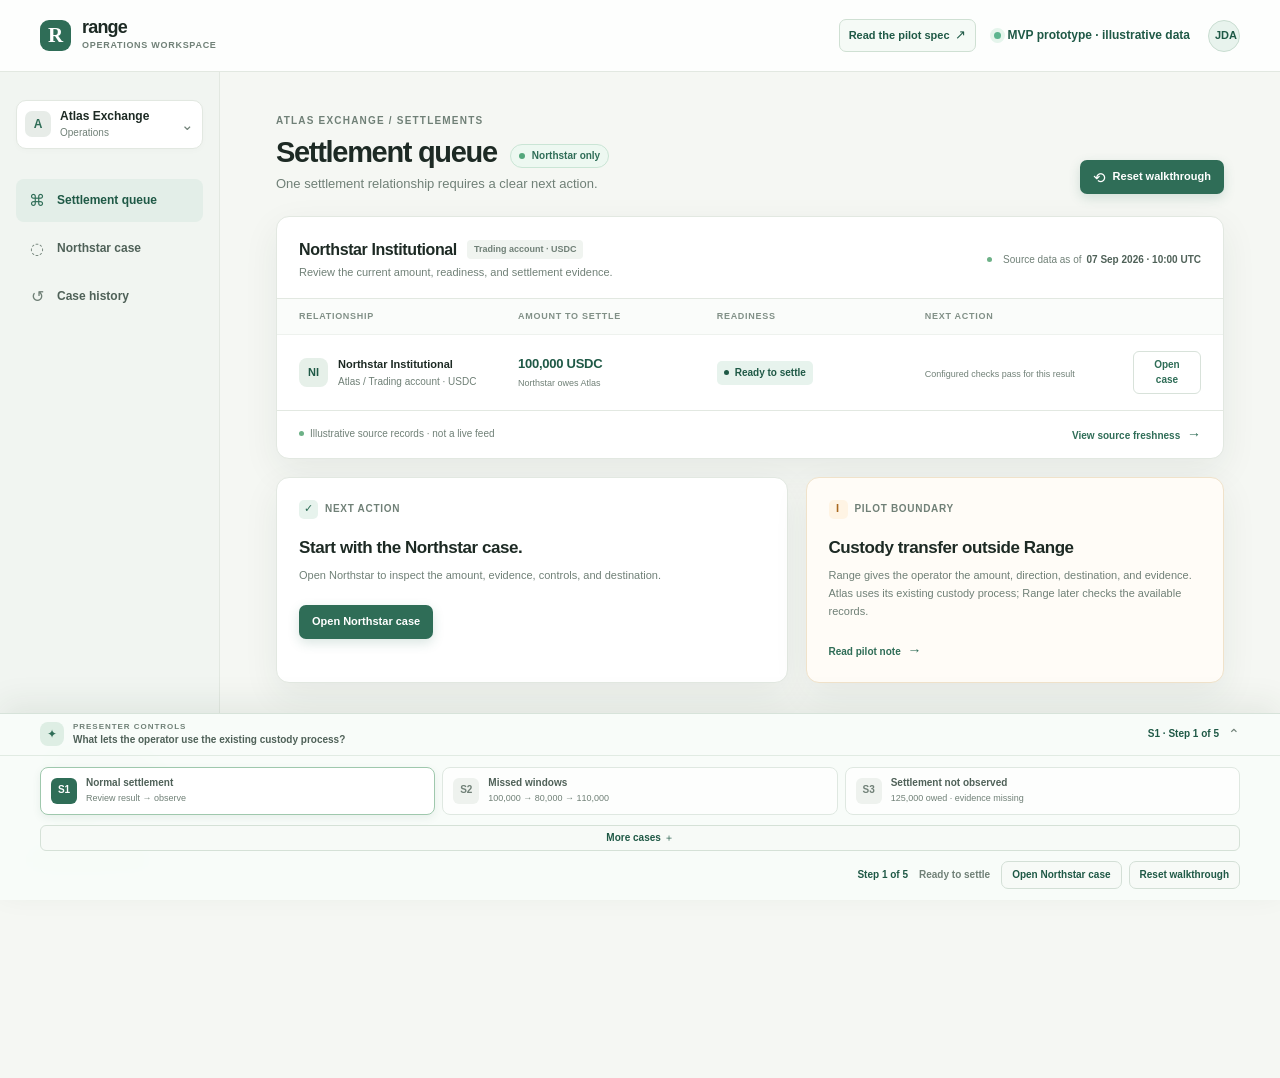
<file: index.html>
<!doctype html>
<html lang="en">
  <head>
    <meta charset="utf-8" />
    <meta name="viewport" content="width=device-width, initial-scale=1" />
    <meta name="theme-color" content="#f5f7f3" />
    <title>Range — Settlement operations prototype</title>
    <link rel="stylesheet" href="styles.css" />
  </head>
  <body>
    <div class="app-shell">
      <header class="topbar">
        <a class="brand" href="#queue" aria-label="Range home"><span class="brand-mark" aria-hidden="true">R</span><span><strong>range</strong><small>operations workspace</small></span></a>
        <div class="topbar-meta"><a class="topbar-spec-link" href="spec.html">Read the pilot spec <span aria-hidden="true">↗</span></a><span class="prototype-label"><span class="status-dot"></span>MVP prototype · illustrative data</span><button class="avatar" type="button" aria-label="Signed in as JDA">JDA</button></div>
      </header>
      <div class="workspace">
        <aside class="sidebar" aria-label="Product navigation">
          <div class="workspace-switcher"><span class="workspace-icon">A</span><span><strong>Atlas Exchange</strong><small>Operations</small></span><span class="chevron" aria-hidden="true">⌄</span></div>
          <nav class="primary-nav">
            <a class="nav-item active" href="#queue" data-nav="queue"><span class="nav-icon">⌘</span>Settlement queue</a>
            <a class="nav-item" href="#case" data-nav="case"><span class="nav-icon">◌</span>Northstar case</a>
            <a class="nav-item" href="#history" data-nav="history"><span class="nav-icon">↺</span>Case history</a>
          </nav>
          <div class="sidebar-bottom"><div class="sidebar-note"><span class="note-icon">i</span><div><strong>MVP comparison only</strong><p>Compare Range's results with the current process. Range does not authorize or stop live transfers.</p></div></div><button class="sidebar-link" type="button" data-action="open-fallback"><span>▣</span>Static capture for deck <span>↗</span></button></div>
        </aside>
        <main class="main-content" id="main-content"><noscript>This prototype needs JavaScript enabled.</noscript></main>
      </div>
      <aside class="presenter-panel" aria-label="Presenter controls">
        <details class="presenter-drawer" open>
          <summary><span class="presenter-summary-left"><span class="presenter-icon">✦</span><span><span class="eyebrow">Presenter controls</span><strong id="presenter-question">What lets the operator use the existing custody process?</strong></span></span><span class="presenter-summary-right"><span id="presenter-summary">S1 · Step 1 of 5</span><span class="drawer-chevron" aria-hidden="true">⌃</span></span></summary>
          <div class="presenter-inner">
            <div class="scenario-buttons" role="group" aria-label="Select walkthrough"><button type="button" class="scenario-button active" data-scenario="s1"><span class="scenario-number">S1</span><span><strong>Normal settlement</strong><small>Review result → observe</small></span></button><button type="button" class="scenario-button" data-scenario="s2"><span class="scenario-number">S2</span><span><strong>Missed windows</strong><small>100,000 → 80,000 → 110,000</small></span></button><button type="button" class="scenario-button" data-scenario="s3"><span class="scenario-number">S3</span><span><strong>Settlement not observed</strong><small>125,000 owed · evidence missing</small></span></button></div><button class="more-cases-toggle" type="button" data-action="toggle-more-cases" aria-expanded="false">More cases <span>＋</span></button><div class="more-cases" id="more-cases" hidden><button type="button" class="scenario-button scenario-button-secondary" data-scenario="s4"><span class="scenario-number">M1</span><span><strong>Position mismatch</strong><small>110,000 validated · −20,000 discrepancy</small></span></button></div>
            <div class="presenter-actions"><span id="presenter-step">Step 1 of 5</span><span id="presenter-state">S1 · Start at the queue</span><button class="button button-quiet" type="button" data-action="presenter-action" id="presenter-action">Open Northstar case</button><button class="button button-quiet" type="button" data-action="reset">Reset walkthrough</button></div>
          </div>
        </details>
      </aside>
    </div>
    <div class="toast" id="toast" role="status" aria-live="polite"><span class="toast-icon">✓</span><span id="toast-copy">Walkthrough reset</span></div>
    <div class="modal-backdrop" id="modal-backdrop" hidden></div><section class="modal" id="modal" role="dialog" aria-modal="true" aria-labelledby="modal-title" hidden></section>
    <script src="app.js"></script>
  </body>
</html>
</file>
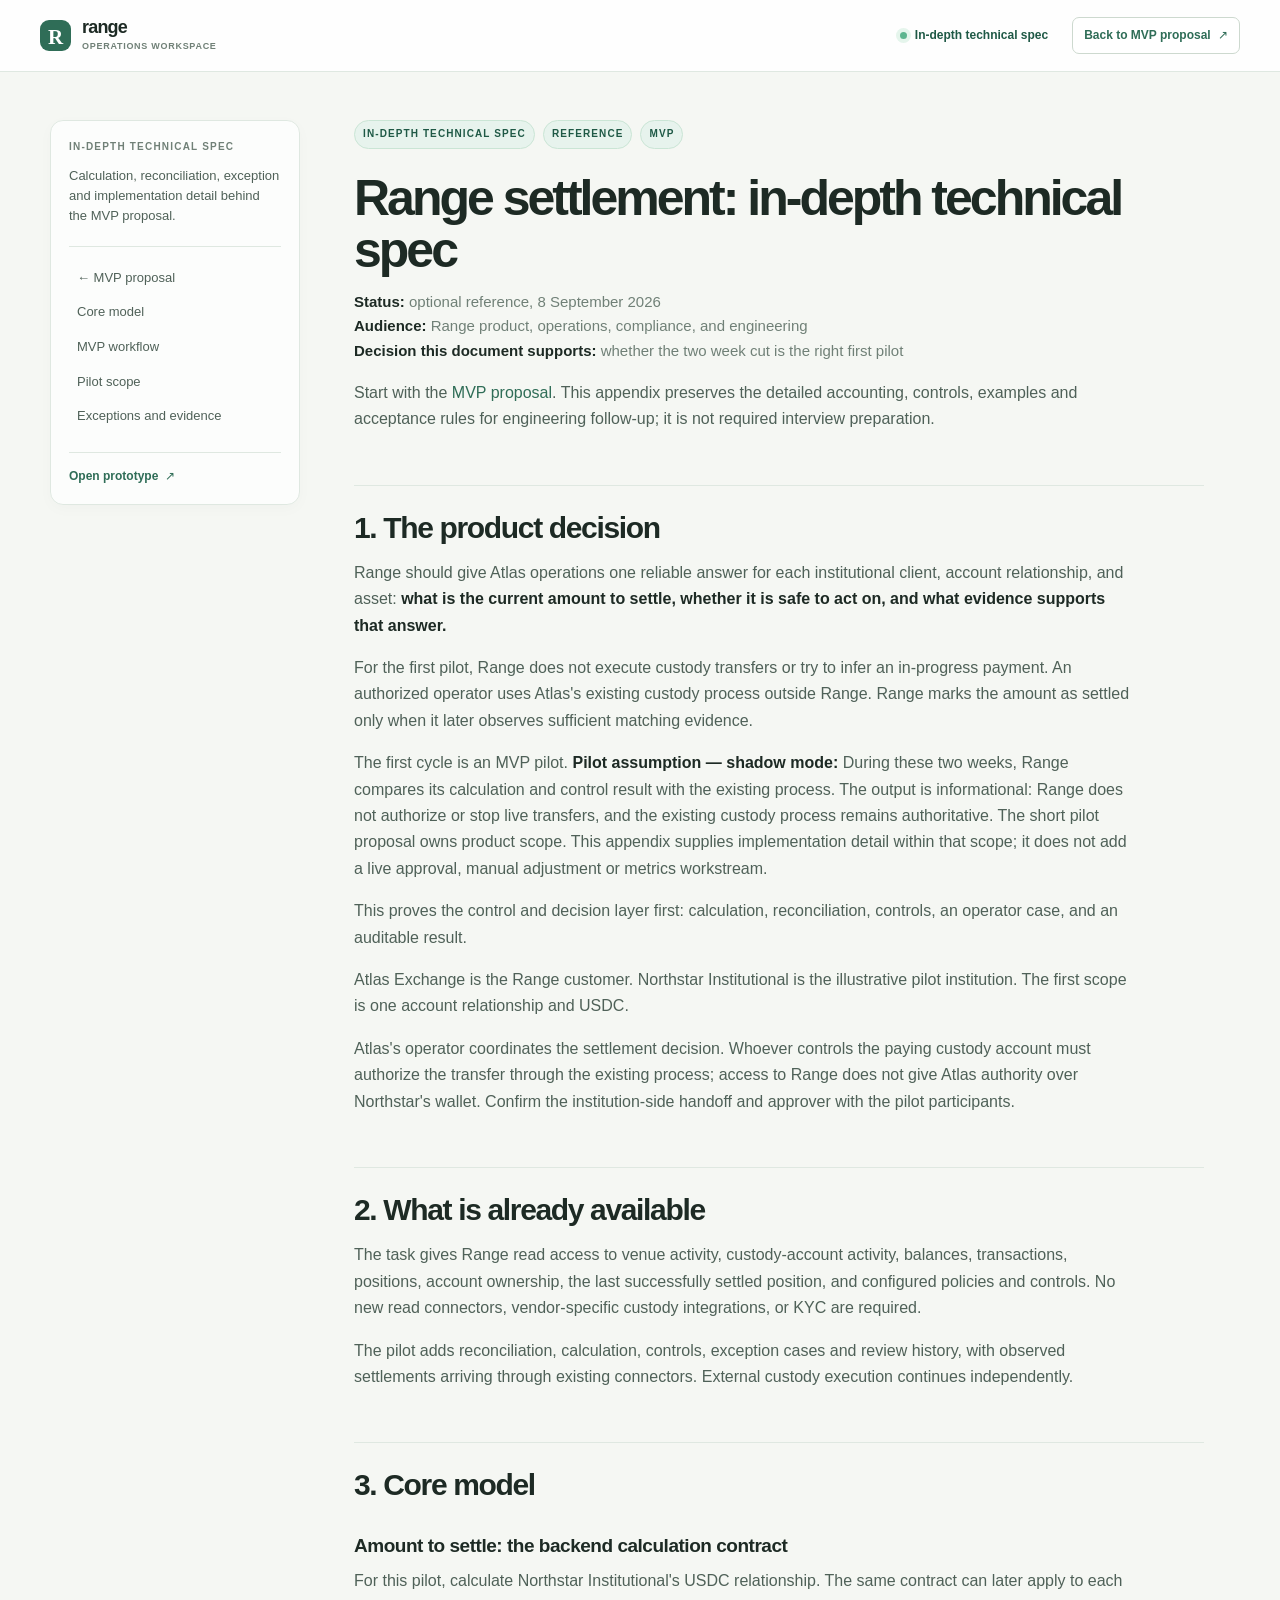
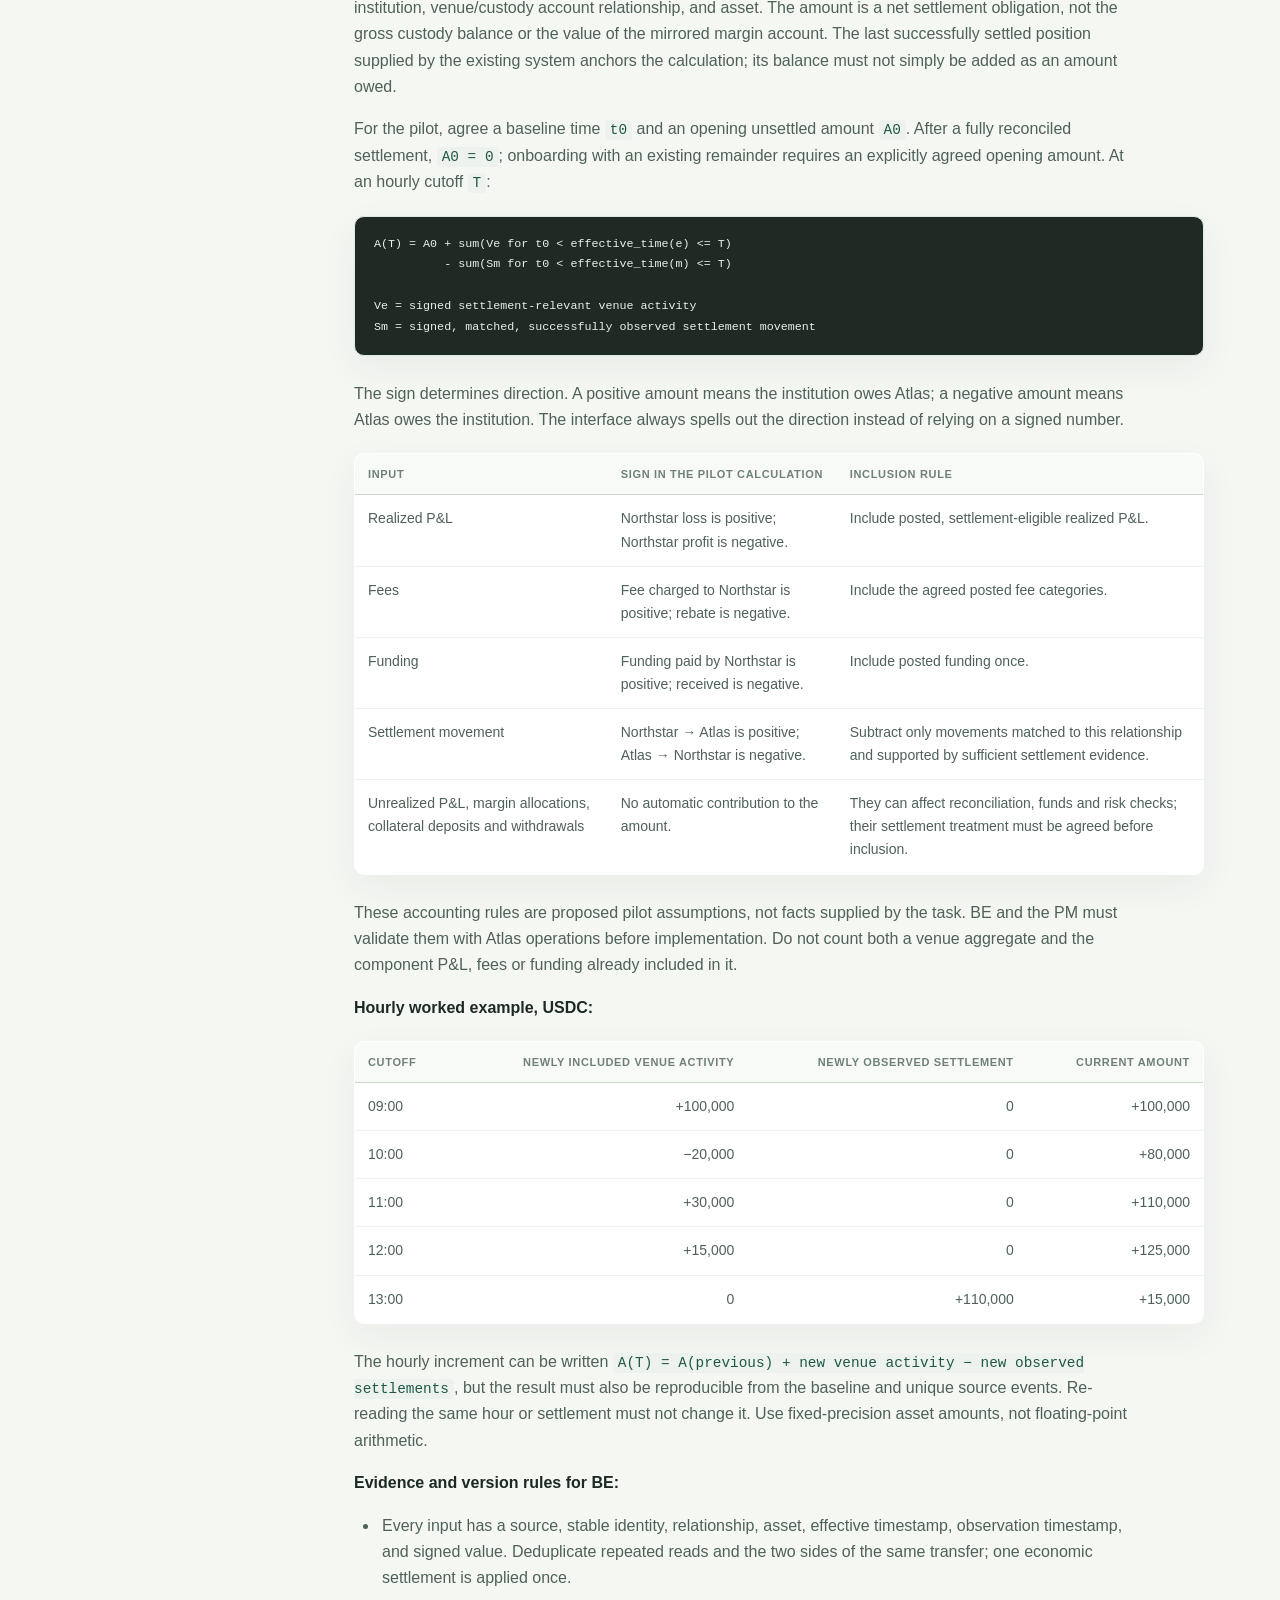
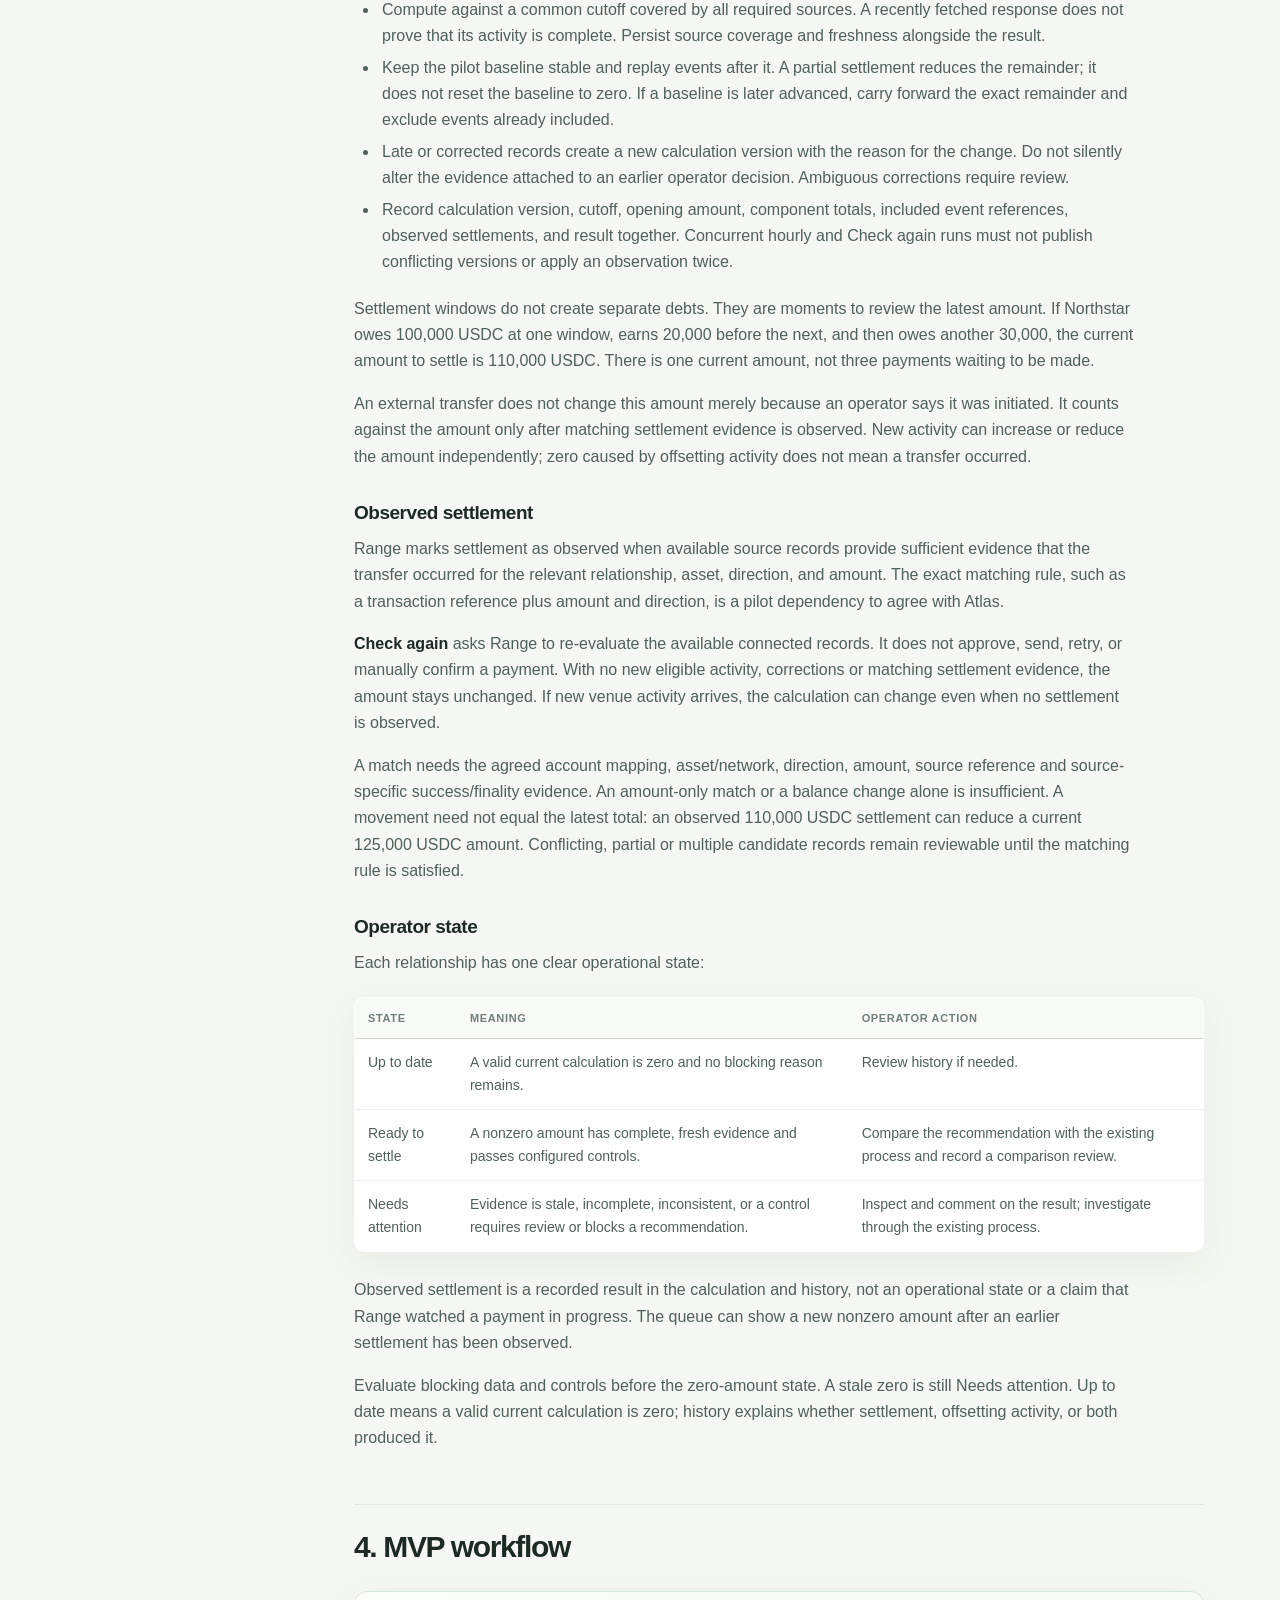
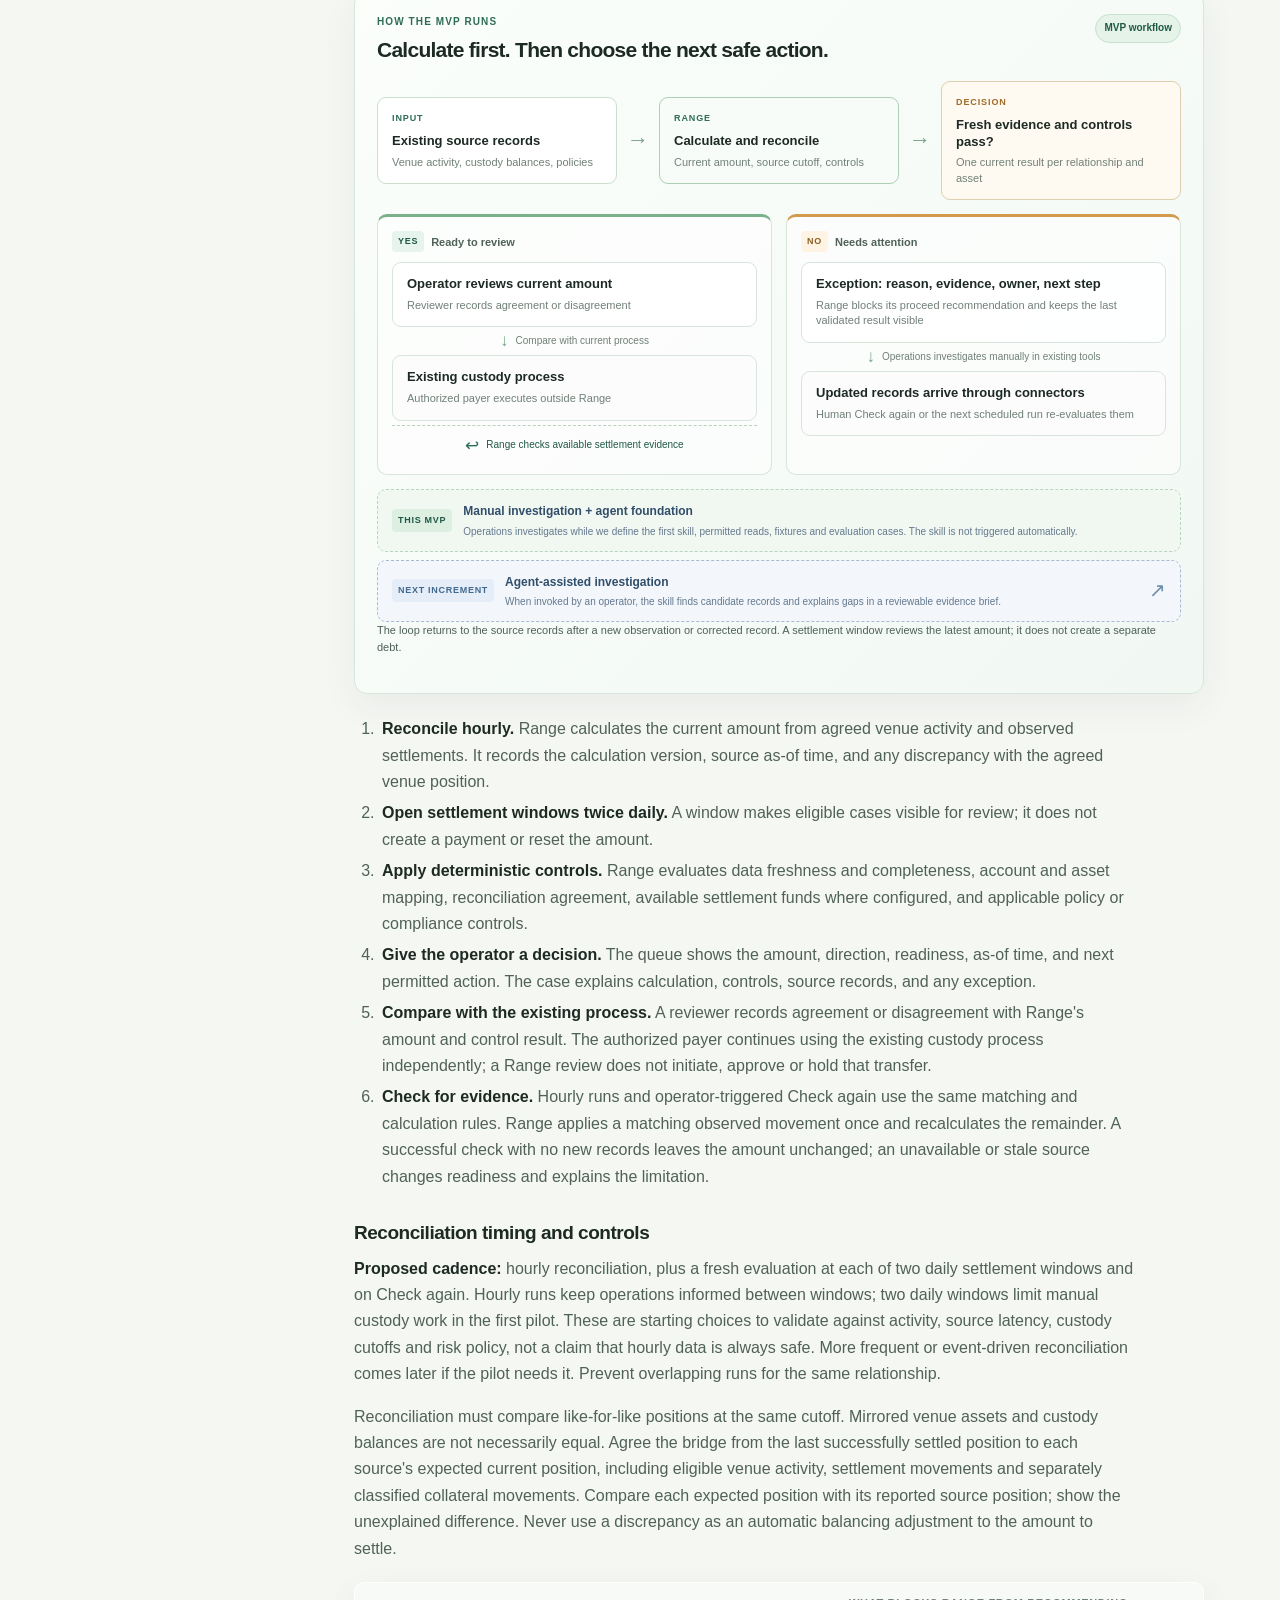
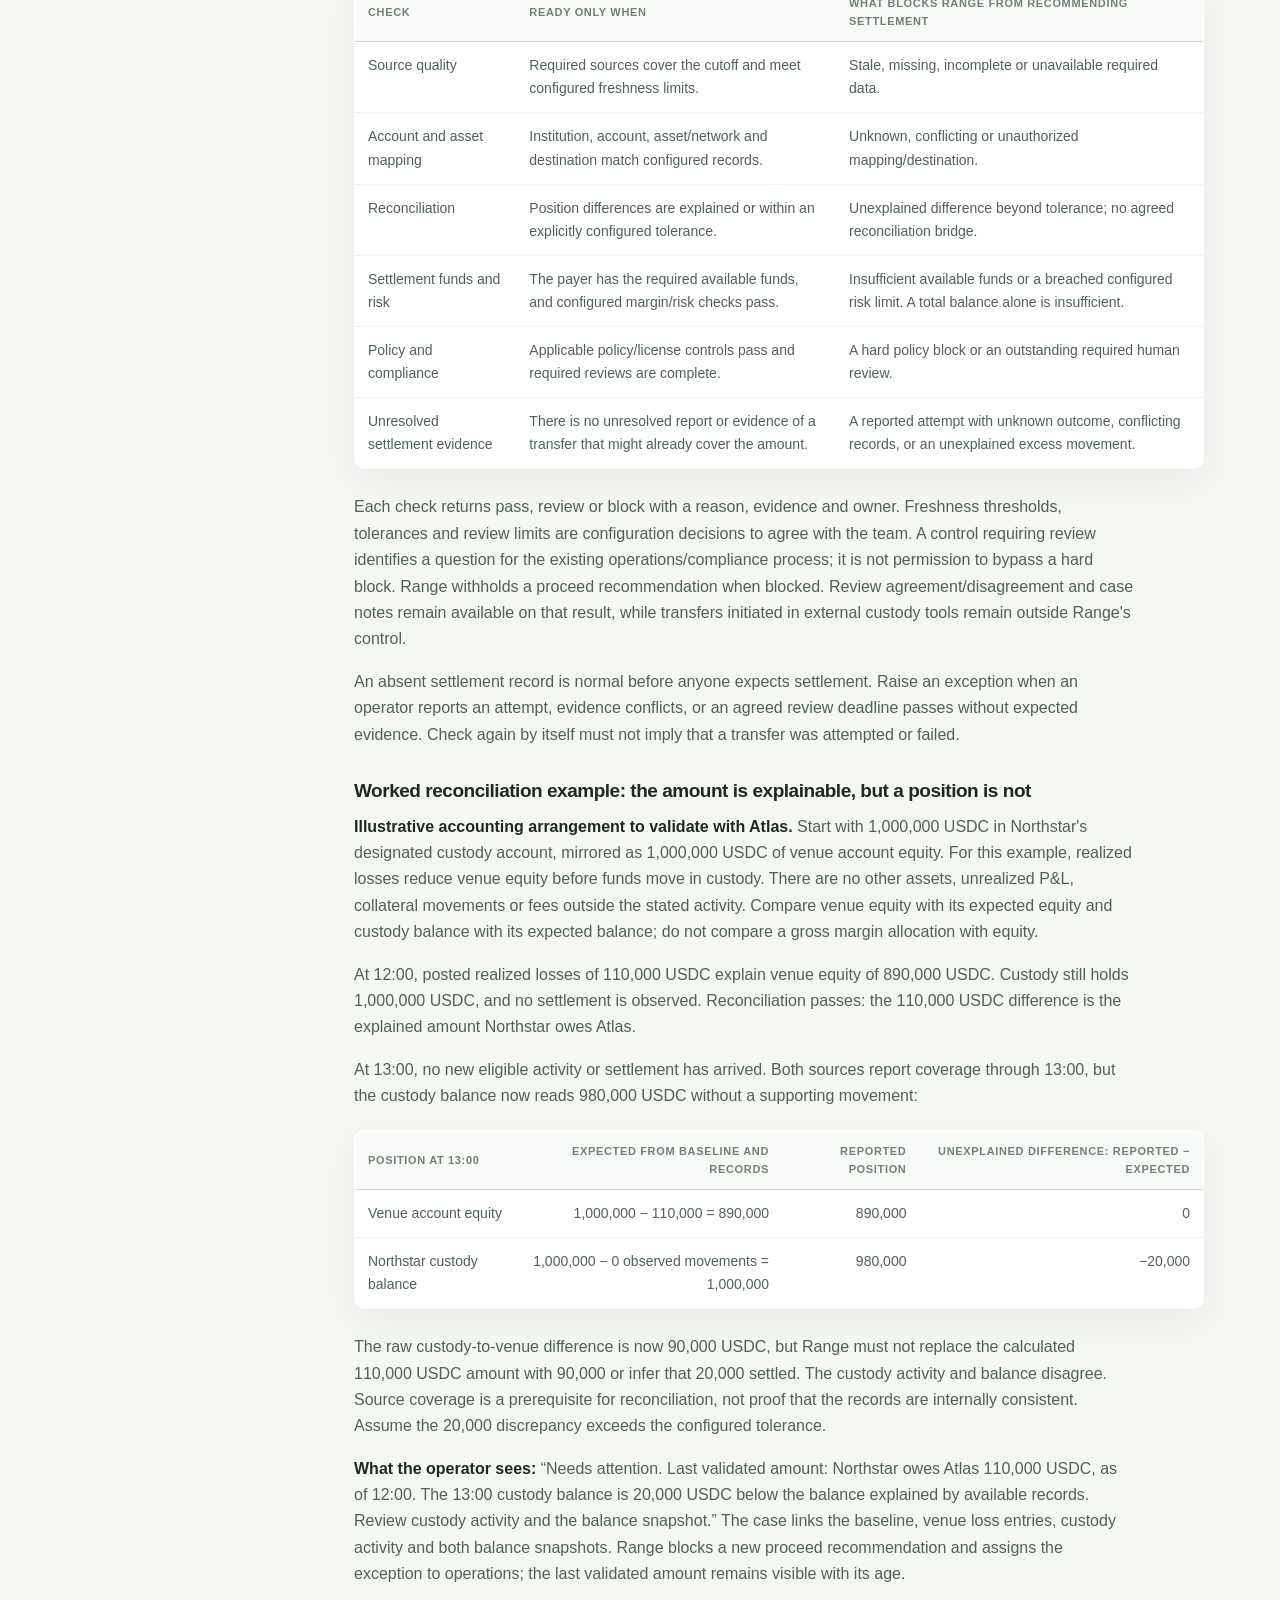
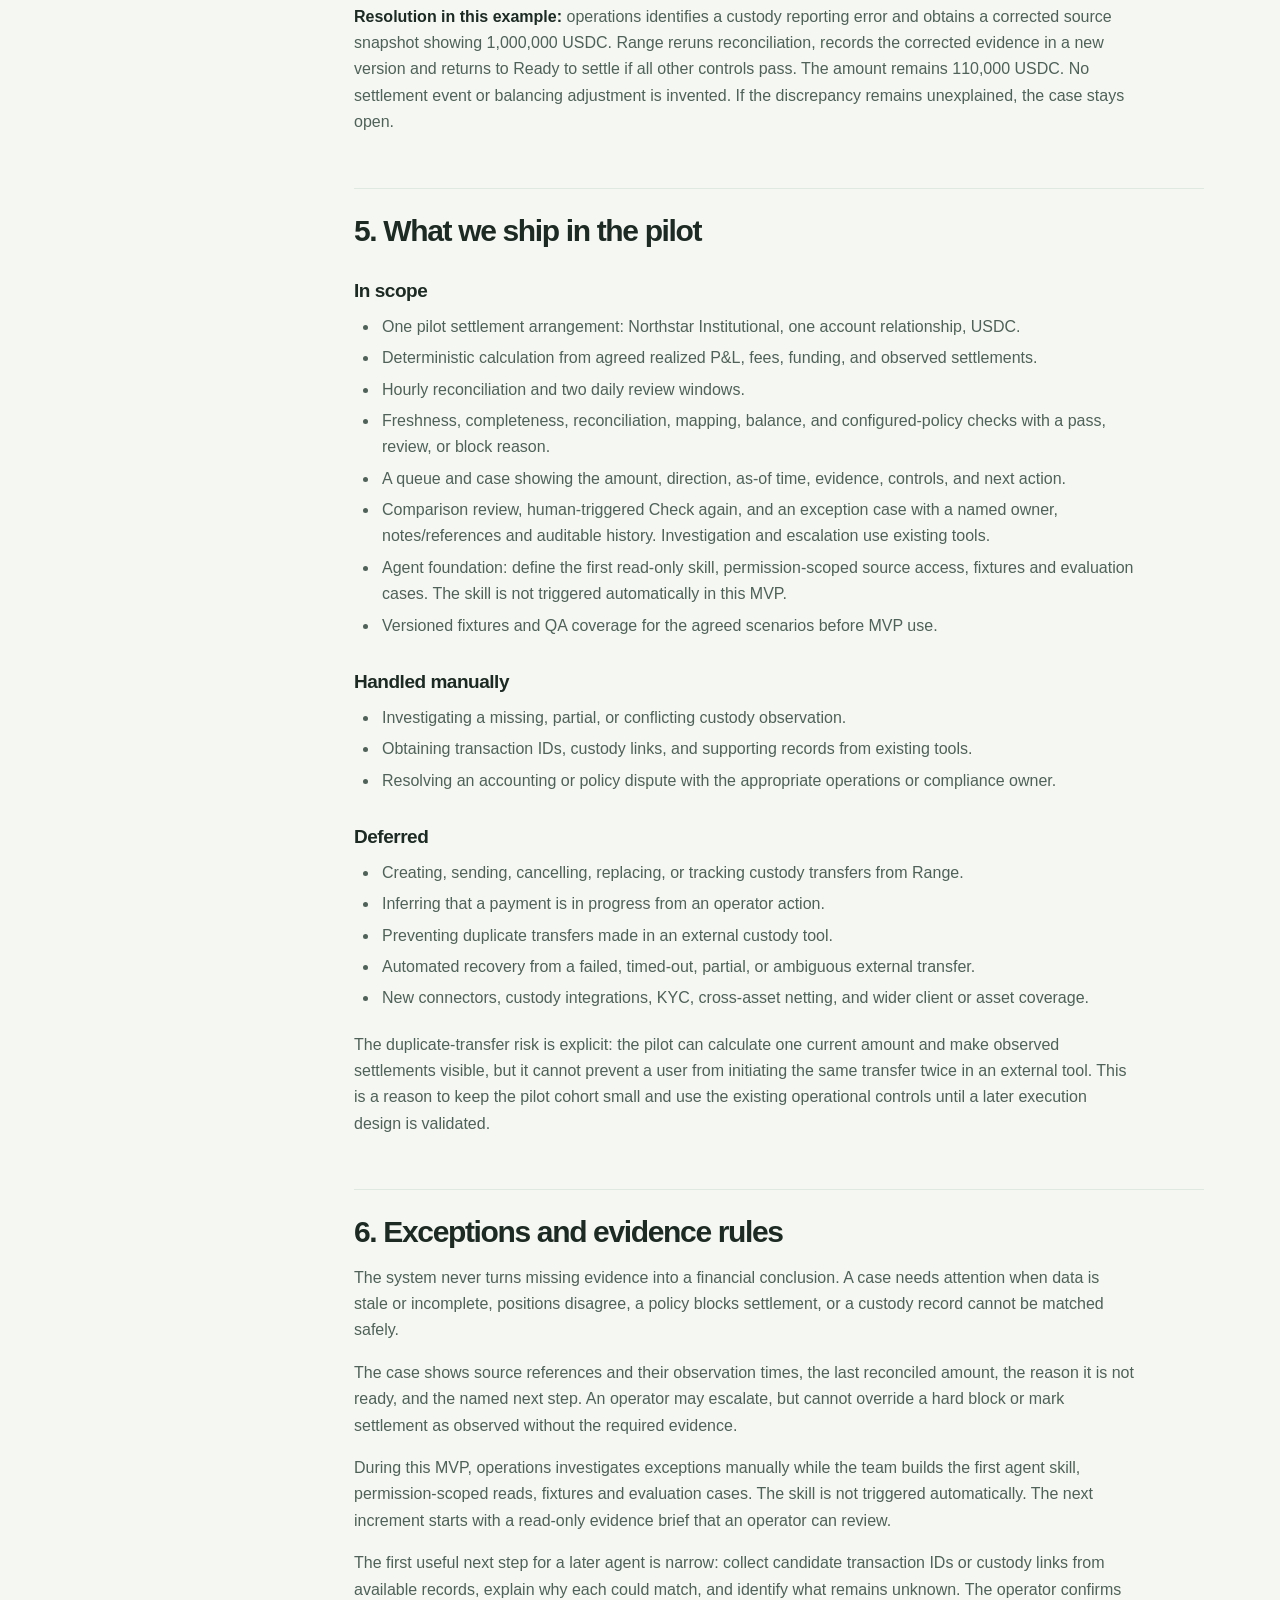
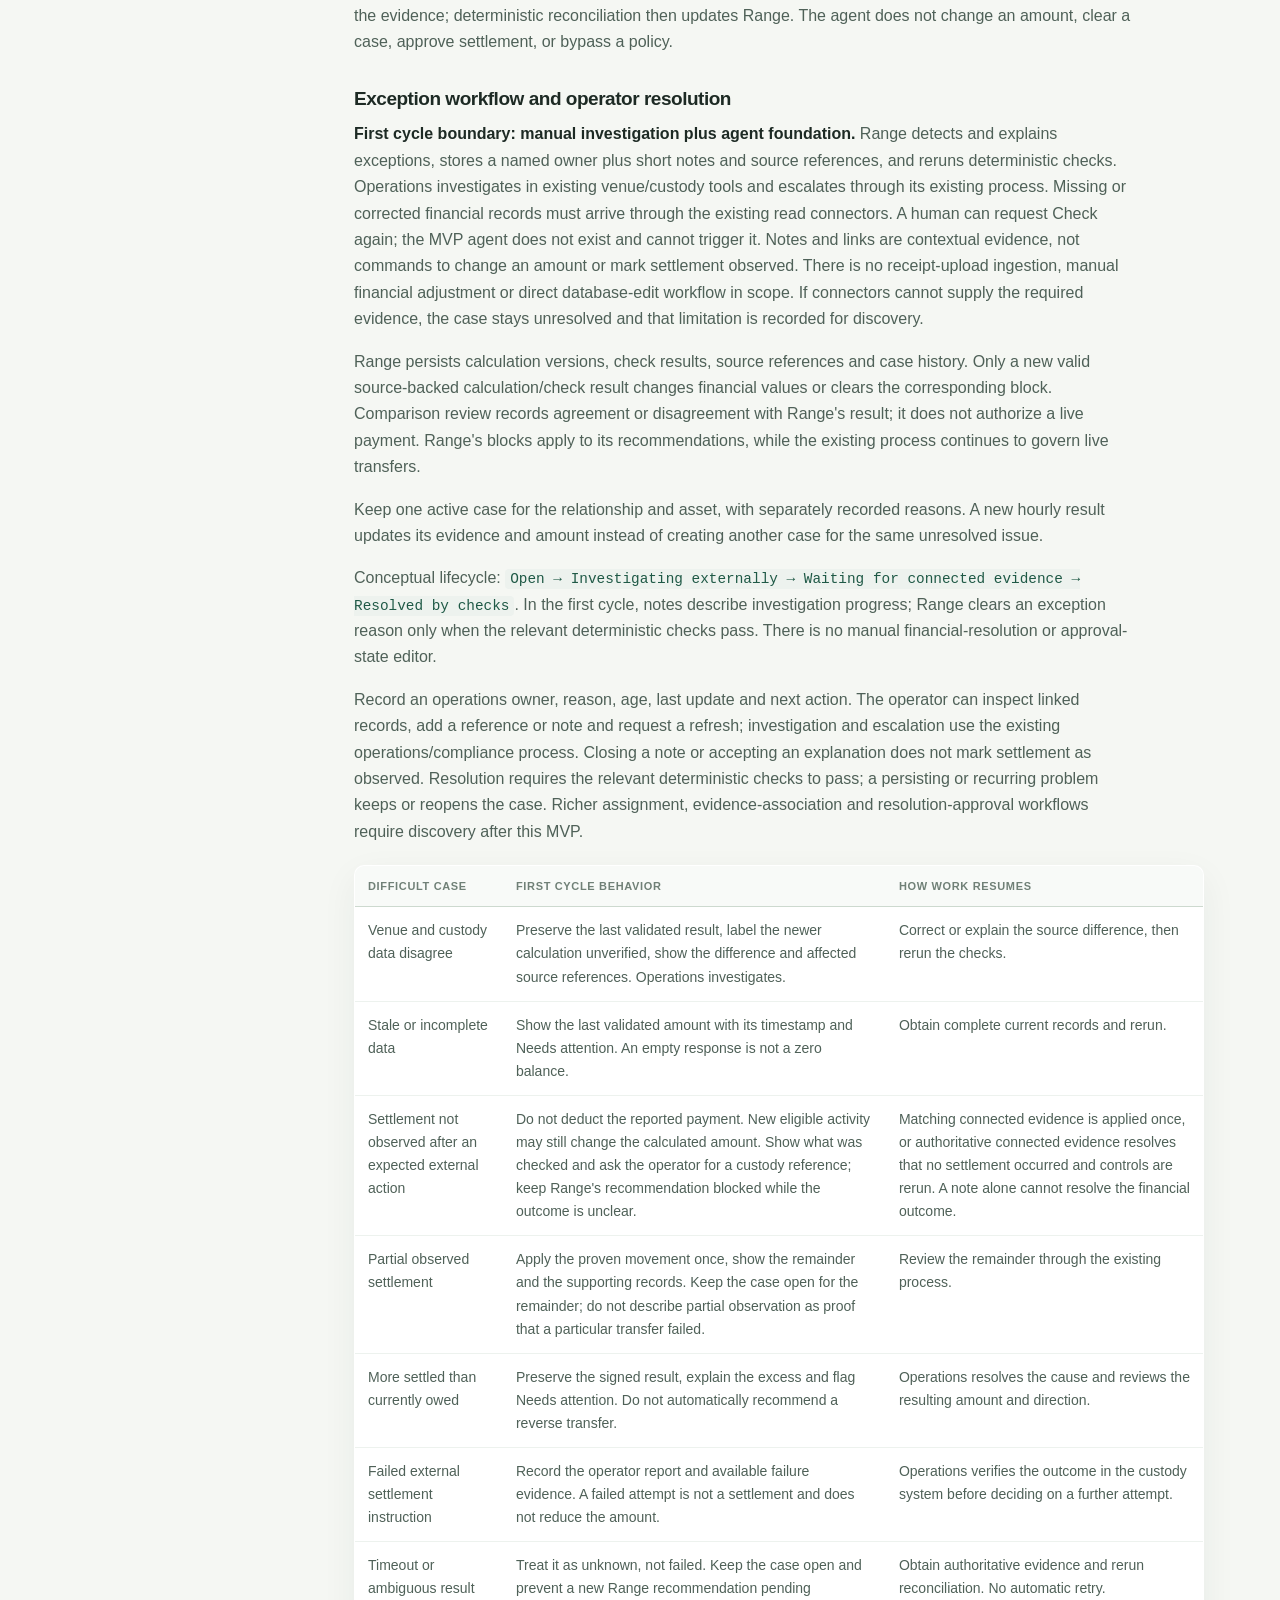
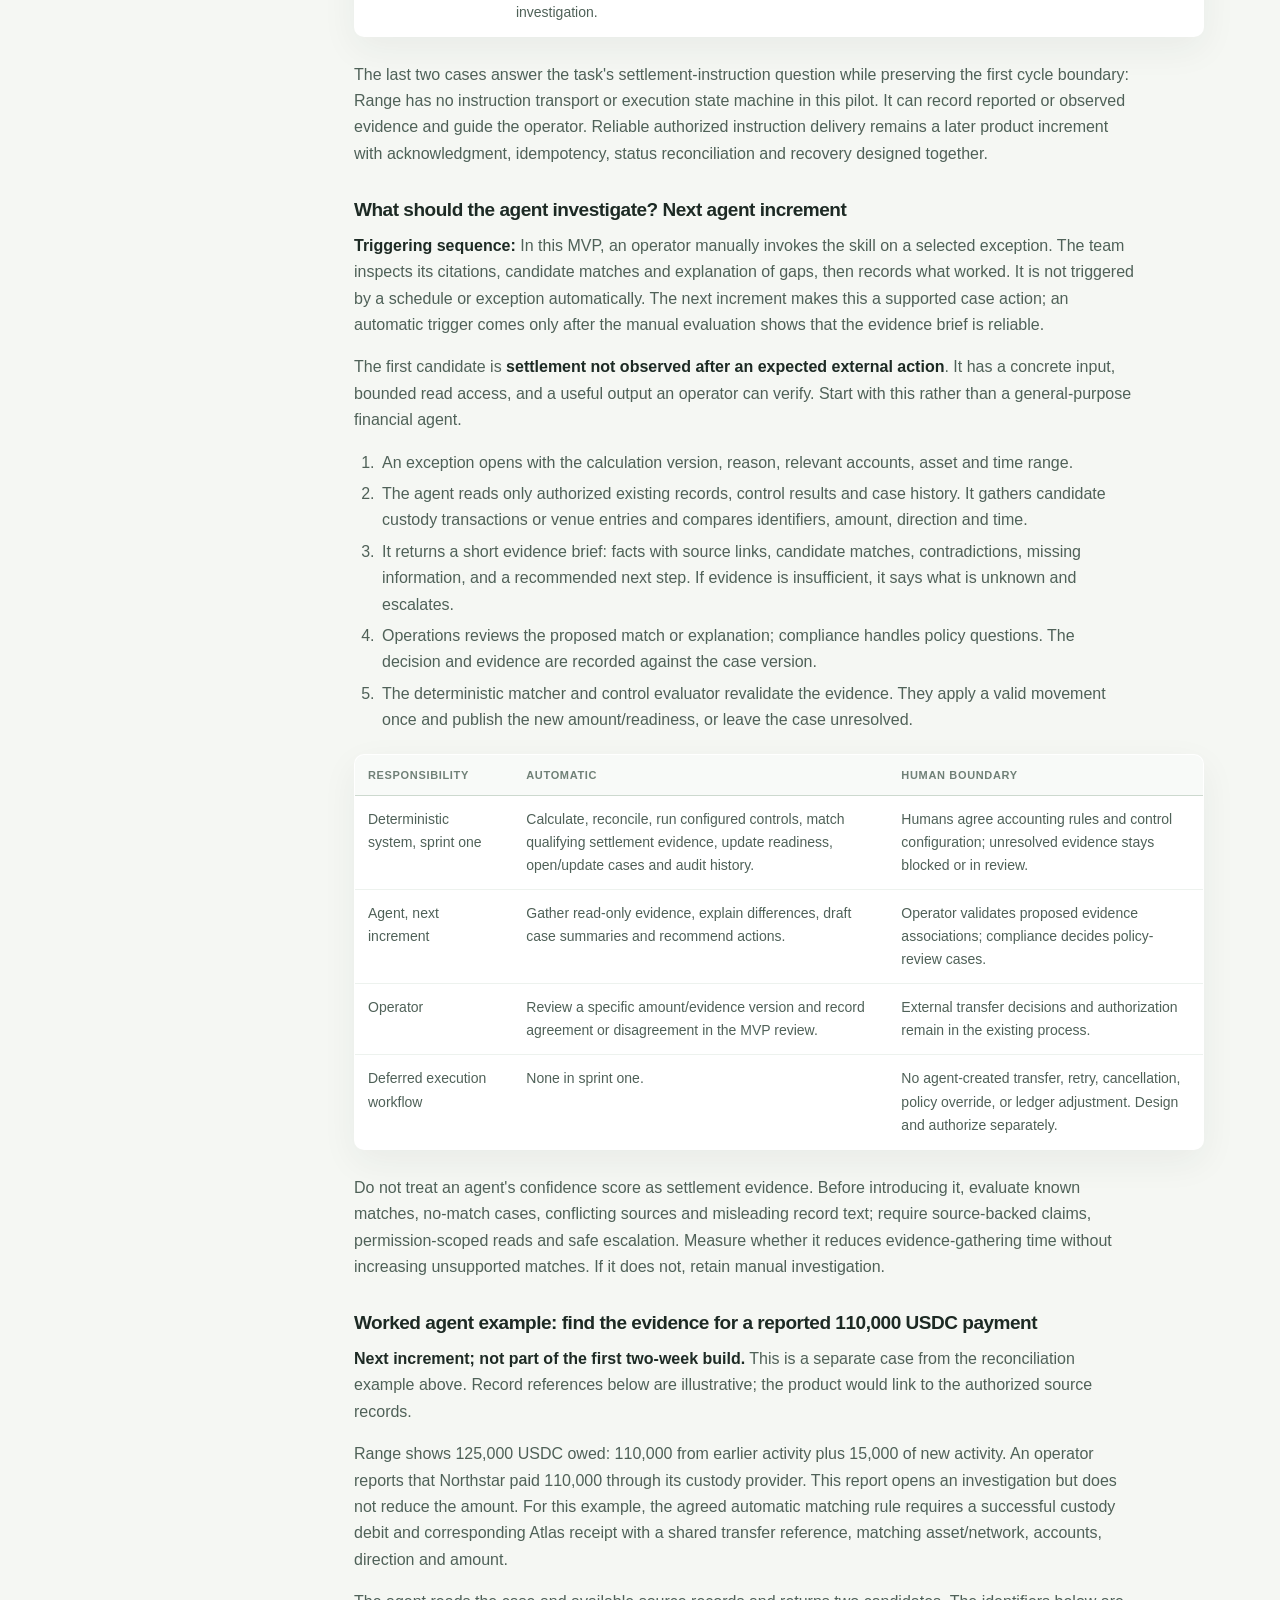
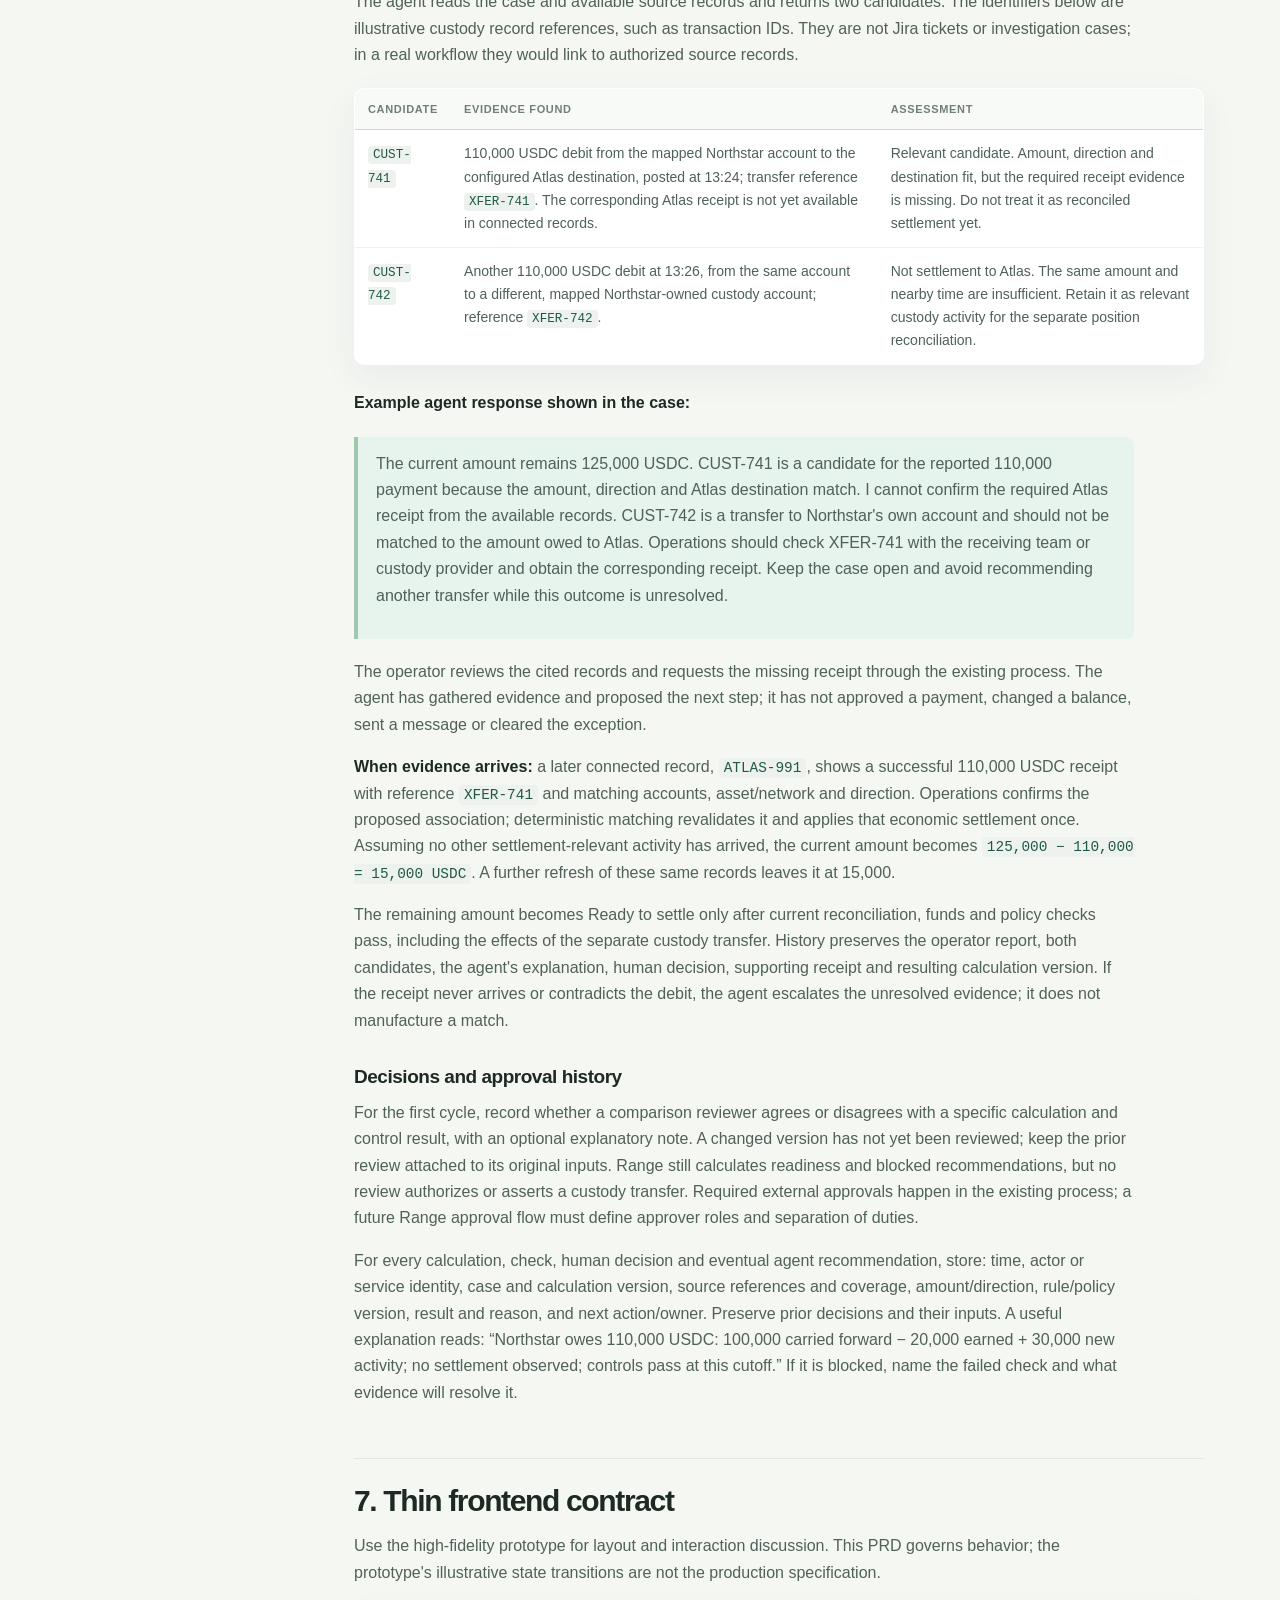
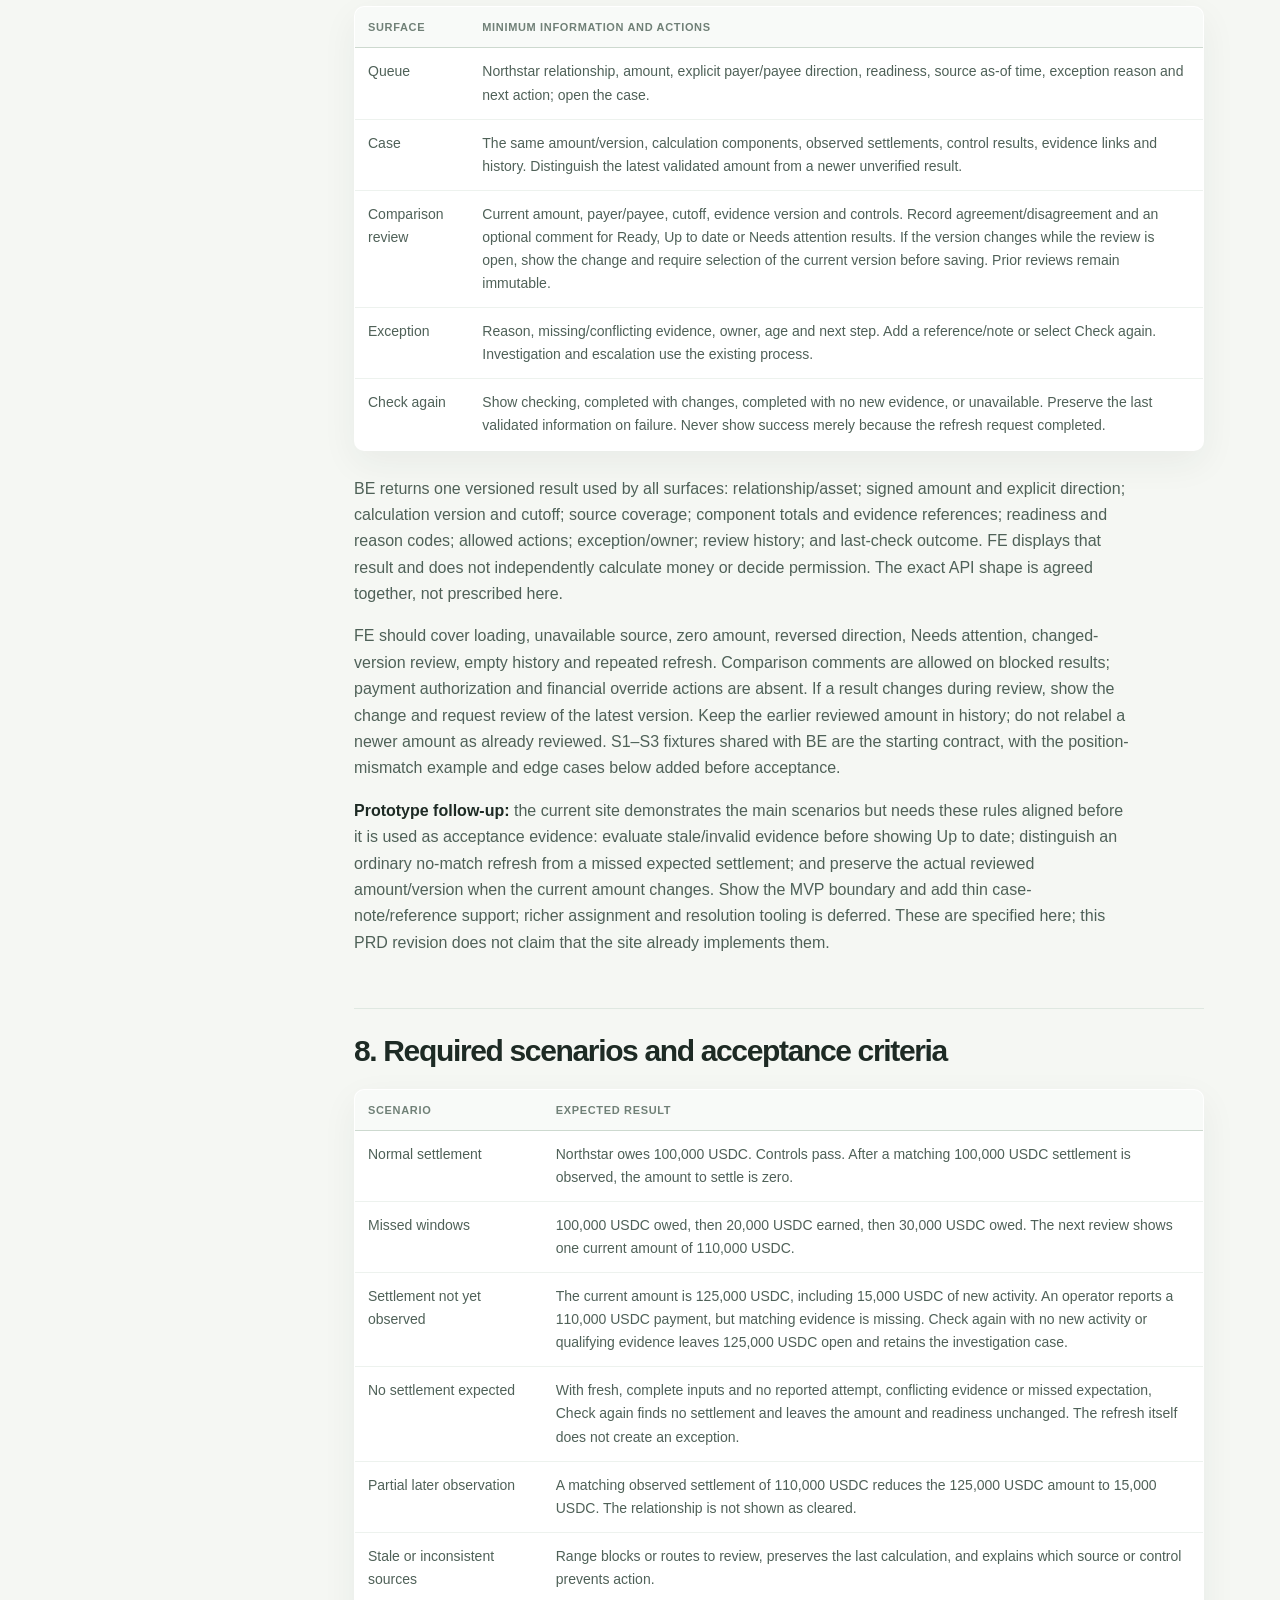
<file: engineering-appendix.html>
<!doctype html><html lang="en"><head><meta charset="utf-8" /><meta name="viewport" content="width=device-width, initial-scale=1" /><meta name="theme-color" content="#f5f7f3" /><title>Range — In-depth technical spec</title><link rel="stylesheet" href="spec.css" /></head><body><header class="spec-topbar"><a class="brand" href="index.html" aria-label="Back to Range prototype"><span class="brand-mark" aria-hidden="true">R</span><span><strong>range</strong><small>operations workspace</small></span></a><div class="spec-topbar-actions"><span class="doc-label"><span class="status-dot"></span>In-depth technical spec</span><a class="back-link" href="spec.html">Back to MVP proposal <span aria-hidden="true">↗</span></a></div></header><div class="spec-shell"><aside class="spec-sidebar" aria-label="Appendix navigation"><div class="sidebar-kicker">IN-DEPTH TECHNICAL SPEC</div><p class="sidebar-intro">Calculation, reconciliation, exception and implementation detail behind the MVP proposal.</p><nav class="spec-toc"><a href="spec.html">← MVP proposal</a><a href="#3-core-model">Core model</a><a href="#4-mvp-workflow">MVP workflow</a><a href="#5-what-we-ship-in-the-pilot">Pilot scope</a><a href="#6-exceptions-and-evidence-rules">Exceptions and evidence</a></nav><div class="sidebar-links"><a href="index.html">Open prototype <span>↗</span></a></div></aside><main class="spec-document"><div class="document-meta"><span>IN-DEPTH TECHNICAL SPEC</span><span>REFERENCE</span><span>MVP</span></div><h1 id="range-settlement-in-depth-technical-spec">Range settlement:
in-depth technical spec</h1>
<p><strong>Status:</strong> optional reference, 8 September 2026<br />
<strong>Audience:</strong> Range product, operations, compliance, and
engineering<br />
<strong>Decision this document supports:</strong> whether the two week
cut is the right first pilot</p>
<p>Start with the <a href="spec.html">MVP proposal</a>. This appendix
preserves the detailed accounting, controls, examples and acceptance
rules for engineering follow-up; it is not required interview
preparation.</p>
<h2 id="1-the-product-decision">1. The product decision</h2>
<p>Range should give Atlas operations one reliable answer for each
institutional client, account relationship, and asset: <strong>what is
the current amount to settle, whether it is safe to act on, and what
evidence supports that answer.</strong></p>
<p>For the first pilot, Range does not execute custody transfers or try
to infer an in-progress payment. An authorized operator uses Atlas's
existing custody process outside Range. Range marks the amount as
settled only when it later observes sufficient matching evidence.</p>
<p>The first cycle is an MVP pilot. <strong>Pilot assumption — shadow
mode:</strong> During these two weeks, Range compares its calculation
and control result with the existing process. The output is
informational: Range does not authorize or stop live transfers, and the
existing custody process remains authoritative. The short pilot proposal
owns product scope. This appendix supplies implementation detail within
that scope; it does not add a live approval, manual adjustment or
metrics workstream.</p>
<p>This proves the control and decision layer first: calculation,
reconciliation, controls, an operator case, and an auditable result.</p>
<p>Atlas Exchange is the Range customer. Northstar Institutional is the
illustrative pilot institution. The first scope is one account
relationship and USDC.</p>
<p>Atlas's operator coordinates the settlement decision. Whoever
controls the paying custody account must authorize the transfer through
the existing process; access to Range does not give Atlas authority over
Northstar's wallet. Confirm the institution-side handoff and approver
with the pilot participants.</p>
<h2 id="2-what-is-already-available">2. What is already available</h2>
<p>The task gives Range read access to venue activity, custody-account
activity, balances, transactions, positions, account ownership, the last
successfully settled position, and configured policies and controls. No
new read connectors, vendor-specific custody integrations, or KYC are
required.</p>
<p>The pilot adds reconciliation, calculation, controls, exception cases
and review history, with observed settlements arriving through existing
connectors. External custody execution continues independently.</p>
<h2 id="3-core-model">3. Core model</h2>
<h3 id="amount-to-settle-the-backend-calculation-contract">Amount to
settle: the backend calculation contract</h3>
<p>For this pilot, calculate Northstar Institutional's USDC
relationship. The same contract can later apply to each institution,
venue/custody account relationship, and asset. The amount is a net
settlement obligation, not the gross custody balance or the value of the
mirrored margin account. The last successfully settled position supplied
by the existing system anchors the calculation; its balance must not
simply be added as an amount owed.</p>
<p>For the pilot, agree a baseline time <code>t0</code> and an opening
unsettled amount <code>A0</code>. After a fully reconciled settlement,
<code>A0 = 0</code>; onboarding with an existing remainder requires an
explicitly agreed opening amount. At an hourly cutoff
<code>T</code>:</p>
<pre><code>A(T) = A0 + sum(Ve for t0 &lt; effective_time(e) &lt;= T)
          - sum(Sm for t0 &lt; effective_time(m) &lt;= T)

Ve = signed settlement-relevant venue activity
Sm = signed, matched, successfully observed settlement movement</code></pre>
<p>The sign determines direction. A positive amount means the
institution owes Atlas; a negative amount means Atlas owes the
institution. The interface always spells out the direction instead of
relying on a signed number.</p>
<table>
<thead>
<tr>
<th>Input</th>
<th>Sign in the pilot calculation</th>
<th>Inclusion rule</th>
</tr>
</thead>
<tbody>
<tr>
<td>Realized P&amp;L</td>
<td>Northstar loss is positive; Northstar profit is negative.</td>
<td>Include posted, settlement-eligible realized P&amp;L.</td>
</tr>
<tr>
<td>Fees</td>
<td>Fee charged to Northstar is positive; rebate is negative.</td>
<td>Include the agreed posted fee categories.</td>
</tr>
<tr>
<td>Funding</td>
<td>Funding paid by Northstar is positive; received is negative.</td>
<td>Include posted funding once.</td>
</tr>
<tr>
<td>Settlement movement</td>
<td>Northstar → Atlas is positive; Atlas → Northstar is negative.</td>
<td>Subtract only movements matched to this relationship and supported
by sufficient settlement evidence.</td>
</tr>
<tr>
<td>Unrealized P&amp;L, margin allocations, collateral deposits and
withdrawals</td>
<td>No automatic contribution to the amount.</td>
<td>They can affect reconciliation, funds and risk checks; their
settlement treatment must be agreed before inclusion.</td>
</tr>
</tbody>
</table>
<p>These accounting rules are proposed pilot assumptions, not facts
supplied by the task. BE and the PM must validate them with Atlas
operations before implementation. Do not count both a venue aggregate
and the component P&amp;L, fees or funding already included in it.</p>
<p><strong>Hourly worked example, USDC:</strong></p>
<table>
<thead>
<tr>
<th>Cutoff</th>
<th style="text-align: right;">Newly included venue activity</th>
<th style="text-align: right;">Newly observed settlement</th>
<th style="text-align: right;">Current amount</th>
</tr>
</thead>
<tbody>
<tr>
<td>09:00</td>
<td style="text-align: right;">+100,000</td>
<td style="text-align: right;">0</td>
<td style="text-align: right;">+100,000</td>
</tr>
<tr>
<td>10:00</td>
<td style="text-align: right;">−20,000</td>
<td style="text-align: right;">0</td>
<td style="text-align: right;">+80,000</td>
</tr>
<tr>
<td>11:00</td>
<td style="text-align: right;">+30,000</td>
<td style="text-align: right;">0</td>
<td style="text-align: right;">+110,000</td>
</tr>
<tr>
<td>12:00</td>
<td style="text-align: right;">+15,000</td>
<td style="text-align: right;">0</td>
<td style="text-align: right;">+125,000</td>
</tr>
<tr>
<td>13:00</td>
<td style="text-align: right;">0</td>
<td style="text-align: right;">+110,000</td>
<td style="text-align: right;">+15,000</td>
</tr>
</tbody>
</table>
<p>The hourly increment can be written
<code>A(T) = A(previous) + new venue activity − new observed settlements</code>,
but the result must also be reproducible from the baseline and unique
source events. Re-reading the same hour or settlement must not change
it. Use fixed-precision asset amounts, not floating-point
arithmetic.</p>
<p><strong>Evidence and version rules for BE:</strong></p>
<ul>
<li>Every input has a source, stable identity, relationship, asset,
effective timestamp, observation timestamp, and signed value.
Deduplicate repeated reads and the two sides of the same transfer; one
economic settlement is applied once.</li>
<li>Compute against a common cutoff covered by all required sources. A
recently fetched response does not prove that its activity is complete.
Persist source coverage and freshness alongside the result.</li>
<li>Keep the pilot baseline stable and replay events after it. A partial
settlement reduces the remainder; it does not reset the baseline to
zero. If a baseline is later advanced, carry forward the exact remainder
and exclude events already included.</li>
<li>Late or corrected records create a new calculation version with the
reason for the change. Do not silently alter the evidence attached to an
earlier operator decision. Ambiguous corrections require review.</li>
<li>Record calculation version, cutoff, opening amount, component
totals, included event references, observed settlements, and result
together. Concurrent hourly and Check again runs must not publish
conflicting versions or apply an observation twice.</li>
</ul>
<p>Settlement windows do not create separate debts. They are moments to
review the latest amount. If Northstar owes 100,000 USDC at one window,
earns 20,000 before the next, and then owes another 30,000, the current
amount to settle is 110,000 USDC. There is one current amount, not three
payments waiting to be made.</p>
<p>An external transfer does not change this amount merely because an
operator says it was initiated. It counts against the amount only after
matching settlement evidence is observed. New activity can increase or
reduce the amount independently; zero caused by offsetting activity does
not mean a transfer occurred.</p>
<h3 id="observed-settlement">Observed settlement</h3>
<p>Range marks settlement as observed when available source records
provide sufficient evidence that the transfer occurred for the relevant
relationship, asset, direction, and amount. The exact matching rule,
such as a transaction reference plus amount and direction, is a pilot
dependency to agree with Atlas.</p>
<p><strong>Check again</strong> asks Range to re-evaluate the available
connected records. It does not approve, send, retry, or manually confirm
a payment. With no new eligible activity, corrections or matching
settlement evidence, the amount stays unchanged. If new venue activity
arrives, the calculation can change even when no settlement is
observed.</p>
<p>A match needs the agreed account mapping, asset/network, direction,
amount, source reference and source-specific success/finality evidence.
An amount-only match or a balance change alone is insufficient. A
movement need not equal the latest total: an observed 110,000 USDC
settlement can reduce a current 125,000 USDC amount. Conflicting,
partial or multiple candidate records remain reviewable until the
matching rule is satisfied.</p>
<h3 id="operator-state">Operator state</h3>
<p>Each relationship has one clear operational state:</p>
<table>
<thead>
<tr>
<th>State</th>
<th>Meaning</th>
<th>Operator action</th>
</tr>
</thead>
<tbody>
<tr>
<td>Up to date</td>
<td>A valid current calculation is zero and no blocking reason
remains.</td>
<td>Review history if needed.</td>
</tr>
<tr>
<td>Ready to settle</td>
<td>A nonzero amount has complete, fresh evidence and passes configured
controls.</td>
<td>Compare the recommendation with the existing process and record a
comparison review.</td>
</tr>
<tr>
<td>Needs attention</td>
<td>Evidence is stale, incomplete, inconsistent, or a control requires
review or blocks a recommendation.</td>
<td>Inspect and comment on the result; investigate through the existing
process.</td>
</tr>
</tbody>
</table>
<p>Observed settlement is a recorded result in the calculation and
history, not an operational state or a claim that Range watched a
payment in progress. The queue can show a new nonzero amount after an
earlier settlement has been observed.</p>
<p>Evaluate blocking data and controls before the zero-amount state. A
stale zero is still Needs attention. Up to date means a valid current
calculation is zero; history explains whether settlement, offsetting
activity, or both produced it.</p>
<h2 id="4-mvp-workflow">4. MVP workflow</h2><section class="workflow-visual" aria-labelledby="workflow-visual-title">
  <div class="workflow-visual-heading"><div><span class="workflow-kicker">HOW THE MVP RUNS</span><h3 id="workflow-visual-title">Calculate first. Then choose the next safe action.</h3></div><span class="workflow-badge">MVP workflow</span></div>
  <div class="workflow-path workflow-path-top" aria-label="Core calculation path">
    <div class="workflow-node workflow-node-source"><span class="workflow-node-label">INPUT</span><strong>Existing source records</strong><small>Venue activity, custody balances, policies</small></div>
    <span class="workflow-arrow" aria-hidden="true">→</span>
    <div class="workflow-node workflow-node-calc"><span class="workflow-node-label">RANGE</span><strong>Calculate and reconcile</strong><small>Current amount, source cutoff, controls</small></div>
    <span class="workflow-arrow" aria-hidden="true">→</span>
    <div class="workflow-node workflow-node-decision"><span class="workflow-node-label">DECISION</span><strong>Fresh evidence and controls pass?</strong><small>One current result per relationship and asset</small></div>
  </div>
  <div class="workflow-branches">
    <div class="workflow-branch workflow-branch-yes">
      <div class="workflow-branch-label"><span>YES</span> Ready to review</div>
      <div class="workflow-node"><strong>Operator reviews current amount</strong><small>Reviewer records agreement or disagreement</small></div>
      <div class="workflow-connector"><span aria-hidden="true">↓</span><span>Compare with current process</span></div>
      <div class="workflow-node workflow-node-external"><strong>Existing custody process</strong><small>Authorized payer executes outside Range</small></div>
      <div class="workflow-connector workflow-connector-return"><span aria-hidden="true">↩</span><span>Range checks available settlement evidence</span></div>
    </div>
    <div class="workflow-branch workflow-branch-no">
      <div class="workflow-branch-label"><span>NO</span> Needs attention</div>
      <div class="workflow-node"><strong>Exception: reason, evidence, owner, next step</strong><small>Range blocks its proceed recommendation and keeps the last validated result visible</small></div>
      <div class="workflow-connector"><span aria-hidden="true">↓</span><span>Operations investigates manually in existing tools</span></div>
      <div class="workflow-node workflow-node-external"><strong>Updated records arrive through connectors</strong><small>Human Check again or the next scheduled run re-evaluates them</small></div>
    </div>
  </div>
  <div class="workflow-agent workflow-agent-current"><span class="workflow-agent-tag">THIS MVP</span><div><strong>Manual investigation + agent foundation</strong><small>Operations investigates while we define the first skill, permitted reads, fixtures and evaluation cases. The skill is not triggered automatically.</small></div></div>
  <div class="workflow-agent workflow-agent-next"><span class="workflow-agent-tag">NEXT INCREMENT</span><div><strong>Agent-assisted investigation</strong><small>When invoked by an operator, the skill finds candidate records and explains gaps in a reviewable evidence brief.</small></div><span class="workflow-agent-arrow" aria-hidden="true">↗</span></div>
  <p class="workflow-caption">The loop returns to the source records after a new observation or corrected record. A settlement window reviews the latest amount; it does not create a separate debt.</p>
</section>
<ol type="1">
<li><strong>Reconcile hourly.</strong> Range calculates the current
amount from agreed venue activity and observed settlements. It records
the calculation version, source as-of time, and any discrepancy with the
agreed venue position.</li>
<li><strong>Open settlement windows twice daily.</strong> A window makes
eligible cases visible for review; it does not create a payment or reset
the amount.</li>
<li><strong>Apply deterministic controls.</strong> Range evaluates data
freshness and completeness, account and asset mapping, reconciliation
agreement, available settlement funds where configured, and applicable
policy or compliance controls.</li>
<li><strong>Give the operator a decision.</strong> The queue shows the
amount, direction, readiness, as-of time, and next permitted action. The
case explains calculation, controls, source records, and any
exception.</li>
<li><strong>Compare with the existing process.</strong> A reviewer
records agreement or disagreement with Range's amount and control
result. The authorized payer continues using the existing custody
process independently; a Range review does not initiate, approve or hold
that transfer.</li>
<li><strong>Check for evidence.</strong> Hourly runs and
operator-triggered Check again use the same matching and calculation
rules. Range applies a matching observed movement once and recalculates
the remainder. A successful check with no new records leaves the amount
unchanged; an unavailable or stale source changes readiness and explains
the limitation.</li>
</ol>
<h3 id="reconciliation-timing-and-controls">Reconciliation timing and
controls</h3>
<p><strong>Proposed cadence:</strong> hourly reconciliation, plus a
fresh evaluation at each of two daily settlement windows and on Check
again. Hourly runs keep operations informed between windows; two daily
windows limit manual custody work in the first pilot. These are starting
choices to validate against activity, source latency, custody cutoffs
and risk policy, not a claim that hourly data is always safe. More
frequent or event-driven reconciliation comes later if the pilot needs
it. Prevent overlapping runs for the same relationship.</p>
<p>Reconciliation must compare like-for-like positions at the same
cutoff. Mirrored venue assets and custody balances are not necessarily
equal. Agree the bridge from the last successfully settled position to
each source's expected current position, including eligible venue
activity, settlement movements and separately classified collateral
movements. Compare each expected position with its reported source
position; show the unexplained difference. Never use a discrepancy as an
automatic balancing adjustment to the amount to settle.</p>
<table>
<thead>
<tr>
<th>Check</th>
<th>Ready only when</th>
<th>What blocks Range from recommending settlement</th>
</tr>
</thead>
<tbody>
<tr>
<td>Source quality</td>
<td>Required sources cover the cutoff and meet configured freshness
limits.</td>
<td>Stale, missing, incomplete or unavailable required data.</td>
</tr>
<tr>
<td>Account and asset mapping</td>
<td>Institution, account, asset/network and destination match configured
records.</td>
<td>Unknown, conflicting or unauthorized mapping/destination.</td>
</tr>
<tr>
<td>Reconciliation</td>
<td>Position differences are explained or within an explicitly
configured tolerance.</td>
<td>Unexplained difference beyond tolerance; no agreed reconciliation
bridge.</td>
</tr>
<tr>
<td>Settlement funds and risk</td>
<td>The payer has the required available funds, and configured
margin/risk checks pass.</td>
<td>Insufficient available funds or a breached configured risk limit. A
total balance alone is insufficient.</td>
</tr>
<tr>
<td>Policy and compliance</td>
<td>Applicable policy/license controls pass and required reviews are
complete.</td>
<td>A hard policy block or an outstanding required human review.</td>
</tr>
<tr>
<td>Unresolved settlement evidence</td>
<td>There is no unresolved report or evidence of a transfer that might
already cover the amount.</td>
<td>A reported attempt with unknown outcome, conflicting records, or an
unexplained excess movement.</td>
</tr>
</tbody>
</table>
<p>Each check returns pass, review or block with a reason, evidence and
owner. Freshness thresholds, tolerances and review limits are
configuration decisions to agree with the team. A control requiring
review identifies a question for the existing operations/compliance
process; it is not permission to bypass a hard block. Range withholds a
proceed recommendation when blocked. Review agreement/disagreement and
case notes remain available on that result, while transfers initiated in
external custody tools remain outside Range's control.</p>
<p>An absent settlement record is normal before anyone expects
settlement. Raise an exception when an operator reports an attempt,
evidence conflicts, or an agreed review deadline passes without expected
evidence. Check again by itself must not imply that a transfer was
attempted or failed.</p>
<h3
id="worked-reconciliation-example-the-amount-is-explainable-but-a-position-is-not">Worked
reconciliation example: the amount is explainable, but a position is
not</h3>
<p><strong>Illustrative accounting arrangement to validate with
Atlas.</strong> Start with 1,000,000 USDC in Northstar's designated
custody account, mirrored as 1,000,000 USDC of venue account equity. For
this example, realized losses reduce venue equity before funds move in
custody. There are no other assets, unrealized P&amp;L, collateral
movements or fees outside the stated activity. Compare venue equity with
its expected equity and custody balance with its expected balance; do
not compare a gross margin allocation with equity.</p>
<p>At 12:00, posted realized losses of 110,000 USDC explain venue equity
of 890,000 USDC. Custody still holds 1,000,000 USDC, and no settlement
is observed. Reconciliation passes: the 110,000 USDC difference is the
explained amount Northstar owes Atlas.</p>
<p>At 13:00, no new eligible activity or settlement has arrived. Both
sources report coverage through 13:00, but the custody balance now reads
980,000 USDC without a supporting movement:</p>
<table>
<thead>
<tr>
<th>Position at 13:00</th>
<th style="text-align: right;">Expected from baseline and records</th>
<th style="text-align: right;">Reported position</th>
<th style="text-align: right;">Unexplained difference: reported −
expected</th>
</tr>
</thead>
<tbody>
<tr>
<td>Venue account equity</td>
<td style="text-align: right;">1,000,000 − 110,000 = 890,000</td>
<td style="text-align: right;">890,000</td>
<td style="text-align: right;">0</td>
</tr>
<tr>
<td>Northstar custody balance</td>
<td style="text-align: right;">1,000,000 − 0 observed movements =
1,000,000</td>
<td style="text-align: right;">980,000</td>
<td style="text-align: right;">−20,000</td>
</tr>
</tbody>
</table>
<p>The raw custody-to-venue difference is now 90,000 USDC, but Range
must not replace the calculated 110,000 USDC amount with 90,000 or infer
that 20,000 settled. The custody activity and balance disagree. Source
coverage is a prerequisite for reconciliation, not proof that the
records are internally consistent. Assume the 20,000 discrepancy exceeds
the configured tolerance.</p>
<p><strong>What the operator sees:</strong> “Needs attention. Last
validated amount: Northstar owes Atlas 110,000 USDC, as of 12:00. The
13:00 custody balance is 20,000 USDC below the balance explained by
available records. Review custody activity and the balance snapshot.”
The case links the baseline, venue loss entries, custody activity and
both balance snapshots. Range blocks a new proceed recommendation and
assigns the exception to operations; the last validated amount remains
visible with its age.</p>
<p><strong>Resolution in this example:</strong> operations identifies a
custody reporting error and obtains a corrected source snapshot showing
1,000,000 USDC. Range reruns reconciliation, records the corrected
evidence in a new version and returns to Ready to settle if all other
controls pass. The amount remains 110,000 USDC. No settlement event or
balancing adjustment is invented. If the discrepancy remains
unexplained, the case stays open.</p>
<h2 id="5-what-we-ship-in-the-pilot">5. What we ship in the pilot</h2>
<h3 id="in-scope">In scope</h3>
<ul>
<li>One pilot settlement arrangement: Northstar Institutional, one
account relationship, USDC.</li>
<li>Deterministic calculation from agreed realized P&amp;L, fees,
funding, and observed settlements.</li>
<li>Hourly reconciliation and two daily review windows.</li>
<li>Freshness, completeness, reconciliation, mapping, balance, and
configured-policy checks with a pass, review, or block reason.</li>
<li>A queue and case showing the amount, direction, as-of time,
evidence, controls, and next action.</li>
<li>Comparison review, human-triggered Check again, and an exception
case with a named owner, notes/references and auditable history.
Investigation and escalation use existing tools.</li>
<li>Agent foundation: define the first read-only skill,
permission-scoped source access, fixtures and evaluation cases. The
skill is not triggered automatically in this MVP.</li>
<li>Versioned fixtures and QA coverage for the agreed scenarios before
MVP use.</li>
</ul>
<h3 id="handled-manually">Handled manually</h3>
<ul>
<li>Investigating a missing, partial, or conflicting custody
observation.</li>
<li>Obtaining transaction IDs, custody links, and supporting records
from existing tools.</li>
<li>Resolving an accounting or policy dispute with the appropriate
operations or compliance owner.</li>
</ul>
<h3 id="deferred">Deferred</h3>
<ul>
<li>Creating, sending, cancelling, replacing, or tracking custody
transfers from Range.</li>
<li>Inferring that a payment is in progress from an operator
action.</li>
<li>Preventing duplicate transfers made in an external custody
tool.</li>
<li>Automated recovery from a failed, timed-out, partial, or ambiguous
external transfer.</li>
<li>New connectors, custody integrations, KYC, cross-asset netting, and
wider client or asset coverage.</li>
</ul>
<p>The duplicate-transfer risk is explicit: the pilot can calculate one
current amount and make observed settlements visible, but it cannot
prevent a user from initiating the same transfer twice in an external
tool. This is a reason to keep the pilot cohort small and use the
existing operational controls until a later execution design is
validated.</p>
<h2 id="6-exceptions-and-evidence-rules">6. Exceptions and evidence
rules</h2>
<p>The system never turns missing evidence into a financial conclusion.
A case needs attention when data is stale or incomplete, positions
disagree, a policy blocks settlement, or a custody record cannot be
matched safely.</p>
<p>The case shows source references and their observation times, the
last reconciled amount, the reason it is not ready, and the named next
step. An operator may escalate, but cannot override a hard block or mark
settlement as observed without the required evidence.</p>
<p>During this MVP, operations investigates exceptions manually while
the team builds the first agent skill, permission-scoped reads, fixtures
and evaluation cases. The skill is not triggered automatically. The next
increment starts with a read-only evidence brief that an operator can
review.</p>
<p>The first useful next step for a later agent is narrow: collect
candidate transaction IDs or custody links from available records,
explain why each could match, and identify what remains unknown. The
operator confirms the evidence; deterministic reconciliation then
updates Range. The agent does not change an amount, clear a case,
approve settlement, or bypass a policy.</p>
<h3 id="exception-workflow-and-operator-resolution">Exception workflow
and operator resolution</h3>
<p><strong>First cycle boundary: manual investigation plus agent
foundation.</strong> Range detects and explains exceptions, stores a
named owner plus short notes and source references, and reruns
deterministic checks. Operations investigates in existing venue/custody
tools and escalates through its existing process. Missing or corrected
financial records must arrive through the existing read connectors. A
human can request Check again; the MVP agent does not exist and cannot
trigger it. Notes and links are contextual evidence, not commands to
change an amount or mark settlement observed. There is no receipt-upload
ingestion, manual financial adjustment or direct database-edit workflow
in scope. If connectors cannot supply the required evidence, the case
stays unresolved and that limitation is recorded for discovery.</p>
<p>Range persists calculation versions, check results, source references
and case history. Only a new valid source-backed calculation/check
result changes financial values or clears the corresponding block.
Comparison review records agreement or disagreement with Range's result;
it does not authorize a live payment. Range's blocks apply to its
recommendations, while the existing process continues to govern live
transfers.</p>
<p>Keep one active case for the relationship and asset, with separately
recorded reasons. A new hourly result updates its evidence and amount
instead of creating another case for the same unresolved issue.</p>
<p>Conceptual lifecycle:
<code>Open → Investigating externally → Waiting for connected evidence → Resolved by checks</code>.
In the first cycle, notes describe investigation progress; Range clears
an exception reason only when the relevant deterministic checks pass.
There is no manual financial-resolution or approval-state editor.</p>
<p>Record an operations owner, reason, age, last update and next action.
The operator can inspect linked records, add a reference or note and
request a refresh; investigation and escalation use the existing
operations/compliance process. Closing a note or accepting an
explanation does not mark settlement as observed. Resolution requires
the relevant deterministic checks to pass; a persisting or recurring
problem keeps or reopens the case. Richer assignment,
evidence-association and resolution-approval workflows require discovery
after this MVP.</p>
<table>
<thead>
<tr>
<th>Difficult case</th>
<th>First cycle behavior</th>
<th>How work resumes</th>
</tr>
</thead>
<tbody>
<tr>
<td>Venue and custody data disagree</td>
<td>Preserve the last validated result, label the newer calculation
unverified, show the difference and affected source references.
Operations investigates.</td>
<td>Correct or explain the source difference, then rerun the
checks.</td>
</tr>
<tr>
<td>Stale or incomplete data</td>
<td>Show the last validated amount with its timestamp and Needs
attention. An empty response is not a zero balance.</td>
<td>Obtain complete current records and rerun.</td>
</tr>
<tr>
<td>Settlement not observed after an expected external action</td>
<td>Do not deduct the reported payment. New eligible activity may still
change the calculated amount. Show what was checked and ask the operator
for a custody reference; keep Range's recommendation blocked while the
outcome is unclear.</td>
<td>Matching connected evidence is applied once, or authoritative
connected evidence resolves that no settlement occurred and controls are
rerun. A note alone cannot resolve the financial outcome.</td>
</tr>
<tr>
<td>Partial observed settlement</td>
<td>Apply the proven movement once, show the remainder and the
supporting records. Keep the case open for the remainder; do not
describe partial observation as proof that a particular transfer
failed.</td>
<td>Review the remainder through the existing process.</td>
</tr>
<tr>
<td>More settled than currently owed</td>
<td>Preserve the signed result, explain the excess and flag Needs
attention. Do not automatically recommend a reverse transfer.</td>
<td>Operations resolves the cause and reviews the resulting amount and
direction.</td>
</tr>
<tr>
<td>Failed external settlement instruction</td>
<td>Record the operator report and available failure evidence. A failed
attempt is not a settlement and does not reduce the amount.</td>
<td>Operations verifies the outcome in the custody system before
deciding on a further attempt.</td>
</tr>
<tr>
<td>Timeout or ambiguous result</td>
<td>Treat it as unknown, not failed. Keep the case open and prevent a
new Range recommendation pending investigation.</td>
<td>Obtain authoritative evidence and rerun reconciliation. No automatic
retry.</td>
</tr>
</tbody>
</table>
<p>The last two cases answer the task's settlement-instruction question
while preserving the first cycle boundary: Range has no instruction
transport or execution state machine in this pilot. It can record
reported or observed evidence and guide the operator. Reliable
authorized instruction delivery remains a later product increment with
acknowledgment, idempotency, status reconciliation and recovery designed
together.</p>
<h3 id="what-should-the-agent-investigate-next-agent-increment">What
should the agent investigate? Next agent increment</h3>
<p><strong>Triggering sequence:</strong> In this MVP, an operator
manually invokes the skill on a selected exception. The team inspects
its citations, candidate matches and explanation of gaps, then records
what worked. It is not triggered by a schedule or exception
automatically. The next increment makes this a supported case action; an
automatic trigger comes only after the manual evaluation shows that the
evidence brief is reliable.</p>
<p>The first candidate is <strong>settlement not observed after an
expected external action</strong>. It has a concrete input, bounded read
access, and a useful output an operator can verify. Start with this
rather than a general-purpose financial agent.</p>
<ol type="1">
<li>An exception opens with the calculation version, reason, relevant
accounts, asset and time range.</li>
<li>The agent reads only authorized existing records, control results
and case history. It gathers candidate custody transactions or venue
entries and compares identifiers, amount, direction and time.</li>
<li>It returns a short evidence brief: facts with source links,
candidate matches, contradictions, missing information, and a
recommended next step. If evidence is insufficient, it says what is
unknown and escalates.</li>
<li>Operations reviews the proposed match or explanation; compliance
handles policy questions. The decision and evidence are recorded against
the case version.</li>
<li>The deterministic matcher and control evaluator revalidate the
evidence. They apply a valid movement once and publish the new
amount/readiness, or leave the case unresolved.</li>
</ol>
<table>
<thead>
<tr>
<th>Responsibility</th>
<th>Automatic</th>
<th>Human boundary</th>
</tr>
</thead>
<tbody>
<tr>
<td>Deterministic system, sprint one</td>
<td>Calculate, reconcile, run configured controls, match qualifying
settlement evidence, update readiness, open/update cases and audit
history.</td>
<td>Humans agree accounting rules and control configuration; unresolved
evidence stays blocked or in review.</td>
</tr>
<tr>
<td>Agent, next increment</td>
<td>Gather read-only evidence, explain differences, draft case summaries
and recommend actions.</td>
<td>Operator validates proposed evidence associations; compliance
decides policy-review cases.</td>
</tr>
<tr>
<td>Operator</td>
<td>Review a specific amount/evidence version and record agreement or
disagreement in the MVP review.</td>
<td>External transfer decisions and authorization remain in the existing
process.</td>
</tr>
<tr>
<td>Deferred execution workflow</td>
<td>None in sprint one.</td>
<td>No agent-created transfer, retry, cancellation, policy override, or
ledger adjustment. Design and authorize separately.</td>
</tr>
</tbody>
</table>
<p>Do not treat an agent's confidence score as settlement evidence.
Before introducing it, evaluate known matches, no-match cases,
conflicting sources and misleading record text; require source-backed
claims, permission-scoped reads and safe escalation. Measure whether it
reduces evidence-gathering time without increasing unsupported matches.
If it does not, retain manual investigation.</p>
<h3
id="worked-agent-example-find-the-evidence-for-a-reported-110000-usdc-payment">Worked
agent example: find the evidence for a reported 110,000 USDC
payment</h3>
<p><strong>Next increment; not part of the first two-week
build.</strong> This is a separate case from the reconciliation example
above. Record references below are illustrative; the product would link
to the authorized source records.</p>
<p>Range shows 125,000 USDC owed: 110,000 from earlier activity plus
15,000 of new activity. An operator reports that Northstar paid 110,000
through its custody provider. This report opens an investigation but
does not reduce the amount. For this example, the agreed automatic
matching rule requires a successful custody debit and corresponding
Atlas receipt with a shared transfer reference, matching asset/network,
accounts, direction and amount.</p>
<p>The agent reads the case and available source records and returns two
candidates. The identifiers below are illustrative custody record
references, such as transaction IDs. They are not Jira tickets or
investigation cases; in a real workflow they would link to authorized
source records.</p>
<table>
<thead>
<tr>
<th>Candidate</th>
<th>Evidence found</th>
<th>Assessment</th>
</tr>
</thead>
<tbody>
<tr>
<td><code>CUST-741</code></td>
<td>110,000 USDC debit from the mapped Northstar account to the
configured Atlas destination, posted at 13:24; transfer reference
<code>XFER-741</code>. The corresponding Atlas receipt is not yet
available in connected records.</td>
<td>Relevant candidate. Amount, direction and destination fit, but the
required receipt evidence is missing. Do not treat it as reconciled
settlement yet.</td>
</tr>
<tr>
<td><code>CUST-742</code></td>
<td>Another 110,000 USDC debit at 13:26, from the same account to a
different, mapped Northstar-owned custody account; reference
<code>XFER-742</code>.</td>
<td>Not settlement to Atlas. The same amount and nearby time are
insufficient. Retain it as relevant custody activity for the separate
position reconciliation.</td>
</tr>
</tbody>
</table>
<p><strong>Example agent response shown in the case:</strong></p>
<blockquote>
<p>The current amount remains 125,000 USDC. CUST-741 is a candidate for
the reported 110,000 payment because the amount, direction and Atlas
destination match. I cannot confirm the required Atlas receipt from the
available records. CUST-742 is a transfer to Northstar's own account and
should not be matched to the amount owed to Atlas. Operations should
check XFER-741 with the receiving team or custody provider and obtain
the corresponding receipt. Keep the case open and avoid recommending
another transfer while this outcome is unresolved.</p>
</blockquote>
<p>The operator reviews the cited records and requests the missing
receipt through the existing process. The agent has gathered evidence
and proposed the next step; it has not approved a payment, changed a
balance, sent a message or cleared the exception.</p>
<p><strong>When evidence arrives:</strong> a later connected record,
<code>ATLAS-991</code>, shows a successful 110,000 USDC receipt with
reference <code>XFER-741</code> and matching accounts, asset/network and
direction. Operations confirms the proposed association; deterministic
matching revalidates it and applies that economic settlement once.
Assuming no other settlement-relevant activity has arrived, the current
amount becomes <code>125,000 − 110,000 = 15,000 USDC</code>. A further
refresh of these same records leaves it at 15,000.</p>
<p>The remaining amount becomes Ready to settle only after current
reconciliation, funds and policy checks pass, including the effects of
the separate custody transfer. History preserves the operator report,
both candidates, the agent's explanation, human decision, supporting
receipt and resulting calculation version. If the receipt never arrives
or contradicts the debit, the agent escalates the unresolved evidence;
it does not manufacture a match.</p>
<h3 id="decisions-and-approval-history">Decisions and approval
history</h3>
<p>For the first cycle, record whether a comparison reviewer agrees or
disagrees with a specific calculation and control result, with an
optional explanatory note. A changed version has not yet been reviewed;
keep the prior review attached to its original inputs. Range still
calculates readiness and blocked recommendations, but no review
authorizes or asserts a custody transfer. Required external approvals
happen in the existing process; a future Range approval flow must define
approver roles and separation of duties.</p>
<p>For every calculation, check, human decision and eventual agent
recommendation, store: time, actor or service identity, case and
calculation version, source references and coverage, amount/direction,
rule/policy version, result and reason, and next action/owner. Preserve
prior decisions and their inputs. A useful explanation reads: “Northstar
owes 110,000 USDC: 100,000 carried forward − 20,000 earned + 30,000 new
activity; no settlement observed; controls pass at this cutoff.” If it
is blocked, name the failed check and what evidence will resolve it.</p>
<h2 id="7-thin-frontend-contract">7. Thin frontend contract</h2>
<p>Use the high-fidelity prototype for layout and interaction
discussion. This PRD governs behavior; the prototype's illustrative
state transitions are not the production specification.</p>
<table>
<thead>
<tr>
<th>Surface</th>
<th>Minimum information and actions</th>
</tr>
</thead>
<tbody>
<tr>
<td>Queue</td>
<td>Northstar relationship, amount, explicit payer/payee direction,
readiness, source as-of time, exception reason and next action; open the
case.</td>
</tr>
<tr>
<td>Case</td>
<td>The same amount/version, calculation components, observed
settlements, control results, evidence links and history. Distinguish
the latest validated amount from a newer unverified result.</td>
</tr>
<tr>
<td>Comparison review</td>
<td>Current amount, payer/payee, cutoff, evidence version and controls.
Record agreement/disagreement and an optional comment for Ready, Up to
date or Needs attention results. If the version changes while the review
is open, show the change and require selection of the current version
before saving. Prior reviews remain immutable.</td>
</tr>
<tr>
<td>Exception</td>
<td>Reason, missing/conflicting evidence, owner, age and next step. Add
a reference/note or select Check again. Investigation and escalation use
the existing process.</td>
</tr>
<tr>
<td>Check again</td>
<td>Show checking, completed with changes, completed with no new
evidence, or unavailable. Preserve the last validated information on
failure. Never show success merely because the refresh request
completed.</td>
</tr>
</tbody>
</table>
<p>BE returns one versioned result used by all surfaces:
relationship/asset; signed amount and explicit direction; calculation
version and cutoff; source coverage; component totals and evidence
references; readiness and reason codes; allowed actions;
exception/owner; review history; and last-check outcome. FE displays
that result and does not independently calculate money or decide
permission. The exact API shape is agreed together, not prescribed
here.</p>
<p>FE should cover loading, unavailable source, zero amount, reversed
direction, Needs attention, changed-version review, empty history and
repeated refresh. Comparison comments are allowed on blocked results;
payment authorization and financial override actions are absent. If a
result changes during review, show the change and request review of the
latest version. Keep the earlier reviewed amount in history; do not
relabel a newer amount as already reviewed. S1–S3 fixtures shared with
BE are the starting contract, with the position-mismatch example and
edge cases below added before acceptance.</p>
<p><strong>Prototype follow-up:</strong> the current site demonstrates
the main scenarios but needs these rules aligned before it is used as
acceptance evidence: evaluate stale/invalid evidence before showing Up
to date; distinguish an ordinary no-match refresh from a missed expected
settlement; and preserve the actual reviewed amount/version when the
current amount changes. Show the MVP boundary and add thin
case-note/reference support; richer assignment and resolution tooling is
deferred. These are specified here; this PRD revision does not claim
that the site already implements them.</p>
<h2 id="8-required-scenarios-and-acceptance-criteria">8. Required
scenarios and acceptance criteria</h2>
<table>
<thead>
<tr>
<th>Scenario</th>
<th>Expected result</th>
</tr>
</thead>
<tbody>
<tr>
<td>Normal settlement</td>
<td>Northstar owes 100,000 USDC. Controls pass. After a matching 100,000
USDC settlement is observed, the amount to settle is zero.</td>
</tr>
<tr>
<td>Missed windows</td>
<td>100,000 USDC owed, then 20,000 USDC earned, then 30,000 USDC owed.
The next review shows one current amount of 110,000 USDC.</td>
</tr>
<tr>
<td>Settlement not yet observed</td>
<td>The current amount is 125,000 USDC, including 15,000 USDC of new
activity. An operator reports a 110,000 USDC payment, but matching
evidence is missing. Check again with no new activity or qualifying
evidence leaves 125,000 USDC open and retains the investigation
case.</td>
</tr>
<tr>
<td>No settlement expected</td>
<td>With fresh, complete inputs and no reported attempt, conflicting
evidence or missed expectation, Check again finds no settlement and
leaves the amount and readiness unchanged. The refresh itself does not
create an exception.</td>
</tr>
<tr>
<td>Partial later observation</td>
<td>A matching observed settlement of 110,000 USDC reduces the 125,000
USDC amount to 15,000 USDC. The relationship is not shown as
cleared.</td>
</tr>
<tr>
<td>Stale or inconsistent sources</td>
<td>Range blocks or routes to review, preserves the last calculation,
and explains which source or control prevents action.</td>
</tr>
<tr>
<td>Zero with stale data</td>
<td>Needs attention, not Up to date. A zero balance does not bypass
evidence and controls.</td>
</tr>
<tr>
<td>Activity offsets the amount</td>
<td>+20,000 followed by −20,000 produces zero with no settlement event.
History explains the offset.</td>
</tr>
<tr>
<td>Duplicate or concurrent observation</td>
<td>Re-reading the same movement, observing both account legs, or racing
an hourly run with Check again applies it once.</td>
</tr>
<tr>
<td>Late data or changed review</td>
<td>New evidence creates a new version and requires renewed review where
relevant. The old review remains tied to its original inputs.</td>
</tr>
<tr>
<td>Wrong direction, unknown mapping or multiple matches</td>
<td>No automatic match. Needs attention with source references and a
named next step.</td>
</tr>
<tr>
<td>Failed, timed-out or excessive external settlement</td>
<td>Preserve the evidence and resulting accounting facts; manual
resolution is required before a new recommendation.</td>
</tr>
</tbody>
</table>
<p>The calculation must be deterministic and replayable. Repeating Check
again on the same observation must never apply a settlement twice.
Current amounts must agree across queue, case and calculation views.
History retains the amount and version at each event, which can differ
from today's amount. A reviewer must be able to identify who owes whom,
why Range considers the amount reliable or unsafe, and the next action
without reconstructing the ledger.</p>
<h2 id="9-build-sequence-and-qa">9. Build sequence and QA</h2>
<table>
<thead>
<tr>
<th>Product question</th>
<th>Build and validate</th>
<th>Decision before expanding</th>
</tr>
</thead>
<tbody>
<tr>
<td>Can we trust the answer?</td>
<td>Agree accounting and matching rules; build deterministic
calculation, reconciliation and controls against independently checked
cases.</td>
<td>Resolve unsupported inputs or narrow the pilot. More UI or
automation will not fix an unreliable source model.</td>
</tr>
<tr>
<td>Can an operator act on it?</td>
<td>Build queue, case, evidence and notes against the shared outputs.
PM-led walkthroughs test explanation and the correct next action.</td>
<td>Improve unclear evidence and guidance before adding more scenarios
or automated actions.</td>
</tr>
<tr>
<td>What did we learn?</td>
<td>Test stale data, partial observations, repeated refresh and changed
versions; review observed errors and operator feedback.</td>
<td>Close the two weeks with a retrospective and choose the next
improvement. Formal KPI collection is deferred.</td>
</tr>
</tbody>
</table>
<p>The backend carries the main uncertainty, so the frontend builds
against versioned fixtures from the first days. The team uses a shared
scenario set and reviews the prototype daily. The MVP review is the
default end state; controlled live use needs the matching rule,
controls, and operational ownership to be validated first.</p>
<h3 id="how-i-would-run-this-as-head-of-product">How I would run this as
Head of Product</h3>
<p>I would start with Max, engineering and an Atlas operations
representative to agree the settlement definition, the actual custody
handoff and one recent difficult case. I would bring the worked
calculation and ask them to validate each input and source. I would
involve compliance for hard blocks and review ownership, and the CTO for
source coverage, matching and delivery risks. These decisions become a
short assumption log with an owner and resolution date.</p>
<p>I would use this PRD as the shared decision record, the deck to guide
the team conversation, and the site to walk through operator actions. I
would use the team's existing issue tracker for a small backlog, GitHub
or its equivalent for code review and versioned fixtures, and a
spreadsheet or executable calculation worksheet to independently check
the expected amounts. No additional planning tool is needed for a
two-week pilot.</p>
<p>I would organize work as vertical slices: correct amount and evidence
first; controls and a useful exception case second; review and
observation third. Each ticket states the operator outcome, inputs,
expected result and acceptance fixture. BE owns the deterministic model
and consistency; FE owns displaying it and preventing misleading
interactions. I own scope decisions, unresolved assumptions, operator
feedback and acceptance QA, while engineers own technical testing and
implementation choices.</p>
<p>We would agree the response contract first so FE can progress against
fixtures while BE resolves data semantics. I would hold a short daily
review of blockers and changed assumptions and regular working
walkthroughs. New edge cases enter the shared fixtures, and material
decisions go back into this PRD. If matching is not reliable, I would
narrow the pilot and reduce optional polish before weakening
controls.</p>
<p>Before calling the pilot usable, I would replay the acceptance cases
with operations, compare the amounts against an independent expected
calculation, record gaps, and observe whether operators can explain the
amount and next step unaided. Release readiness requires deterministic
replay, no duplicate application, enforced hard blocks, traceable
decisions and a named exception owner. The MVP review compares outputs
with the current manual process; controlled live use is a separate
decision after the evidence and external controls are validated.</p>
<h3 id="what-comes-next">What comes next</h3>
<ol type="1">
<li><strong>Next increment:</strong> the read-only evidence-gathering
agent for the chosen exception, assessed against manual investigation
using the same cases.</li>
<li><strong>Then:</strong> a deliberately scoped settlement instruction
and approval flow, once the executor, authorization, acknowledgment,
duplicate protection and unknown-outcome handling are agreed.</li>
<li><strong>After the first arrangement is reliable:</strong> revisit
cadence, add arrangements/assets and richer operational reporting based
on observed demand and risk.</li>
</ol>
<p>Deferring the agent and instruction delivery is a prioritization
choice, not a complete answer to the longer-term product problem. If
Range expects either to be demonstrated in the first cycle, I would
renegotiate the slice explicitly rather than imply that external handoff
or a scripted prototype already delivers it.</p>
<h2 id="10-success-measures-and-open-questions">10. Success measures and
open questions</h2>
<p><strong>Product hypothesis:</strong> operators can reach a correct,
evidence-backed settlement decision with less manual investigation.</p>
<p><strong>First cycle boundary:</strong> metrics instrumentation,
dashboards and formal KPI collection are out of scope. Finish the two
weeks with an operator/engineering retrospective on observed errors,
confusing steps and unresolved assumptions. Use those observations to
prioritize the next improvement; they are not a quantified baseline.
Calculation tests, control checks and PM-led acceptance QA remain
delivery work, separate from product KPI measurement.</p>
<p><strong>Proposed KPIs for later measurement:</strong></p>
<table>
<thead>
<tr>
<th>KPI</th>
<th>Definition to use when tracking is introduced</th>
<th>Goal</th>
</tr>
</thead>
<tbody>
<tr>
<td>Incorrect amounts or payment directions</td>
<td>Count incorrect calculation results against independently validated
outcomes at the same cutoff. Record the reviewed sample size.</td>
<td>Zero errors</td>
</tr>
<tr>
<td>Missed settlement blocks</td>
<td>Count cases where Range recommends proceeding despite a required
block.</td>
<td>Zero misses</td>
</tr>
<tr>
<td>Cases requiring manual investigation (%)</td>
<td>Cases needing human evidence gathering or discrepancy investigation
/ all eligible cases in the measurement period. Routine operator review
is not an investigation.</td>
<td>Decrease</td>
</tr>
<tr>
<td>Active investigation time</td>
<td>Median human minutes per investigation, excluding time waiting for a
source or counterparty.</td>
<td>Decrease</td>
</tr>
</tbody>
</table>
<p>Agree baselines, periods and improvement targets with Atlas when
introducing measurement. Compare similar case types, particularly when
assessing the later agent. Lower investigation rates or times only count
as improvement if correctness is maintained. These are product goals,
not first cycle measured results or claims about custody execution
speed.</p>
<p>The Range conversation should resolve these questions:</p>
<ol type="1">
<li>Which client, account relationship, asset, and venue accounting
definition make up the first pilot?</li>
<li>What exact evidence is sufficient for Range to mark a settlement as
observed?</li>
<li>Who is allowed to initiate the external custody transfer, and what
existing operational controls prevent duplicate transfers during the
pilot?</li>
<li>Which policies are hard blocks, and which need compliance
review?</li>
<li>Which exception most deserves the next-sprint evidence-gathering
agent?</li>
<li>What are the accounting bridge, eligible event types, treatment of
collateral/unrealized P&amp;L, and source deduplication keys?</li>
<li>What source freshness/completeness guarantees, reconciliation
tolerances, window times and review deadlines fit Atlas's actual
operations?</li>
<li>Is an MVP control-and-decision pilot the right first cycle outcome,
with agent investigation and reliable instruction delivery sequenced
afterward?</li>
</ol>
<p>The shared product boundary remains: Range calculates and controls
the amount to settle; external custody systems move funds; Range
observes evidence and reconciles the result. This expanded PRD is the
behavioral reference for the prototype follow-ups above and for the next
deck wording pass.</p>
<footer class="spec-footer"><a href="spec.html">Return to the MVP proposal →</a></footer></main></div></body></html>
</file>
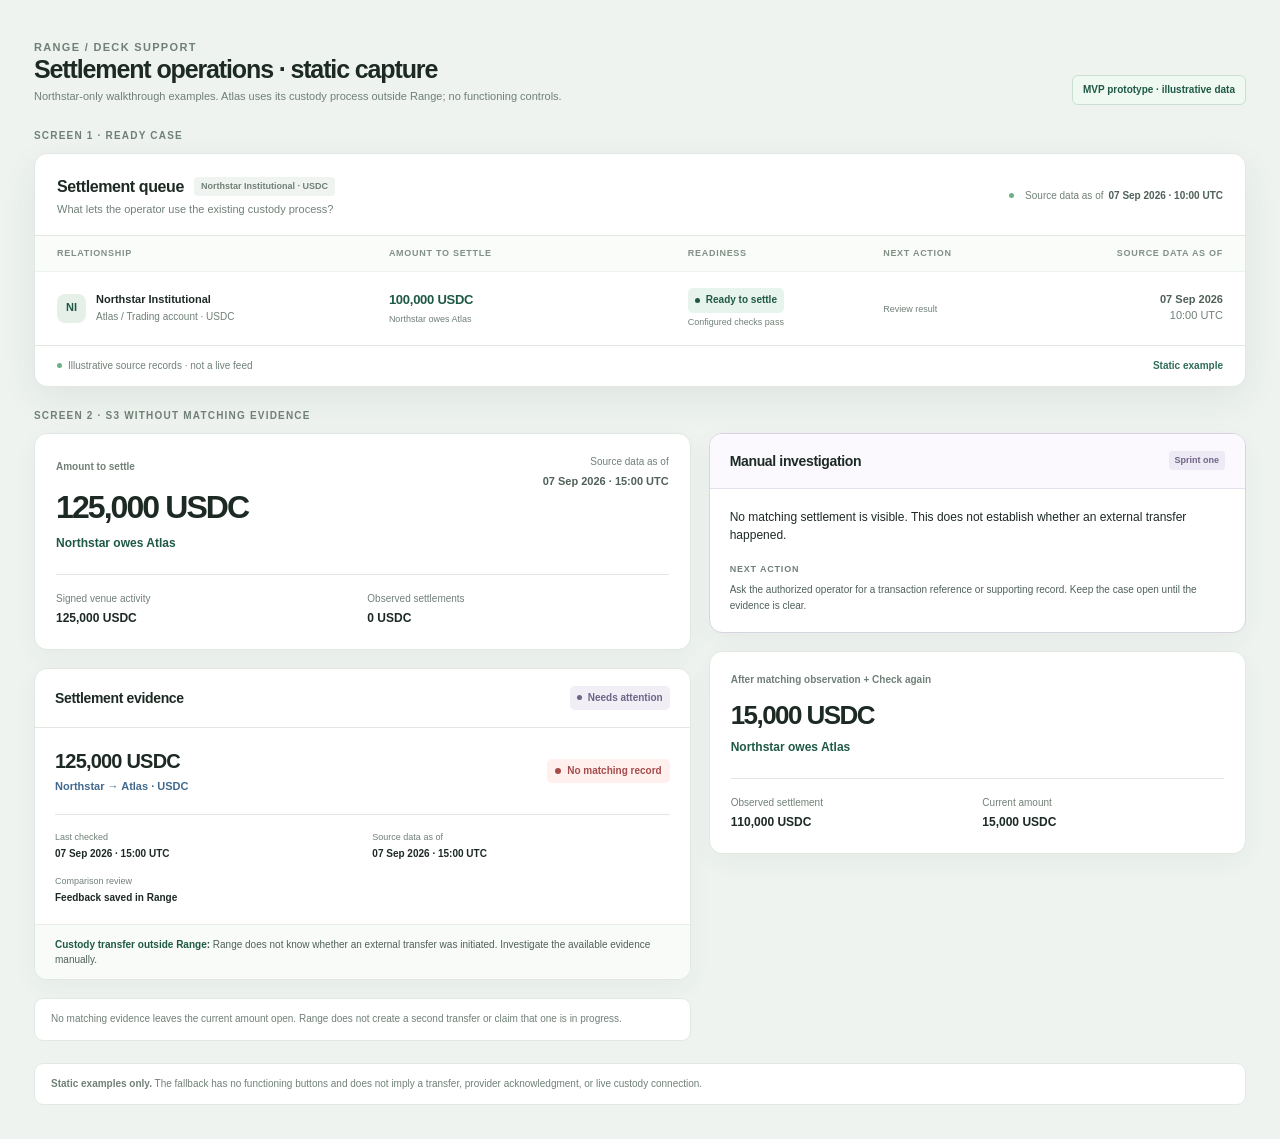
<file: fallback.html>
<!doctype html>
<html lang="en">
  <head>
    <meta charset="utf-8" />
    <meta name="viewport" content="width=device-width, initial-scale=1" />
    <title>Range — Static walkthrough capture</title>
    <link rel="stylesheet" href="styles.css" />
    <style>
      body { min-width: 0; background: #eef3ef; }
      .capture { max-width: 1320px; margin: 0 auto; padding: 34px; }
      .capture-head { display: flex; justify-content: space-between; align-items: flex-end; margin-bottom: 24px; }
      .capture-head h1 { margin: 0; font-size: 25px; }
      .capture-head p { margin: 6px 0 0; color: var(--muted); font-size: 11px; }
      .capture-tag { padding: 7px 10px; border: 1px solid #c9dfd1; border-radius: 6px; background: #eff9f2; color: var(--green-deep); font-size: 10px; font-weight: 800; }
      .capture-section { margin-top: 22px; }
      .capture-label { margin: 0 0 9px; color: var(--muted); font-size: 10px; font-weight: 800; letter-spacing: .12em; text-transform: uppercase; }
      .capture .queue-card, .capture .case-grid { margin-top: 0; }
      .capture .case-grid { display: grid; grid-template-columns: 1.1fr .9fr; gap: 18px; }
      .capture .case-column { display: grid; gap: 18px; align-content: start; }
      .static-note { padding: 13px 16px; border: 1px solid var(--line); border-radius: 9px; background: #fff; color: var(--muted); font-size: 10px; }
      @media print { .capture { padding: 12px; } .capture-section { break-inside: avoid; } }
    </style>
  </head>
  <body>
    <main class="capture">
      <header class="capture-head"><div><p class="eyebrow">Range / deck support</p><h1>Settlement operations · static capture</h1><p>Northstar-only walkthrough examples. Atlas uses its custody process outside Range; no functioning controls.</p></div><span class="capture-tag">MVP prototype · illustrative data</span></header>
      <section class="capture-section"><p class="capture-label">Screen 1 · ready case</p><div class="queue-card"><div class="section-heading"><div><div class="section-title-row"><h2>Settlement queue</h2><span class="record-count">Northstar Institutional · USDC</span></div><p>What lets the operator use the existing custody process?</p></div><div class="queue-source"><span class="footer-dot"></span>Source data as of <strong>07 Sep 2026 · 10:00 UTC</strong></div></div><div class="queue-table-wrap"><table class="queue-table"><thead><tr><th>Relationship</th><th>Amount to settle</th><th>Readiness</th><th>Next action</th><th>Source data as of</th></tr></thead><tbody><tr><td><div class="client-cell"><span class="client-avatar">NI</span><span><span class="cell-title">Northstar Institutional</span><span class="cell-subtitle">Atlas / Trading account · USDC</span></span></div></td><td class="amount-cell"><span class="amount positive">100,000 USDC</span><span class="subtle-label">Northstar owes Atlas</span></td><td><span class="state-badge ready"><span class="badge-dot"></span>Ready to settle</span><span class="subtle-label">Configured checks pass</span></td><td><span class="subtle-label">Review result</span></td><td class="time-cell"><strong>07 Sep 2026</strong>10:00 UTC</td></tr></tbody></table></div><div class="queue-footer"><span><span class="footer-dot"></span>Illustrative source records · not a live feed</span><span class="text-button">Static example</span></div></div></section>
      <section class="capture-section"><p class="capture-label">Screen 2 · S3 without matching evidence</p><div class="case-grid"><div class="case-column"><article class="detail-card position-card"><div class="position-top"><div><span class="position-label">Amount to settle</span><div class="position-amount">125,000 USDC</div><span class="position-direction">Northstar owes Atlas</span></div><div class="position-asof">Source data as of<strong>07 Sep 2026 · 15:00 UTC</strong></div></div><div class="position-breakdown"><div class="breakdown-cell"><span>Signed venue activity</span><strong>125,000 USDC</strong></div><div class="breakdown-cell"><span>Observed settlements</span><strong>0 USDC</strong></div></div></article><article class="detail-card payment-card"><div class="detail-card-header"><h2>Settlement evidence</h2><span class="state-badge blocked"><span class="badge-dot"></span>Needs attention</span></div><div class="payment-main"><div class="payment-amount-line"><div><div class="payment-amount">125,000 USDC</div><div class="payment-direction">Northstar → Atlas · USDC</div></div><span class="unknown-banner"><span></span>No matching record</span></div><div class="payment-meta"><div class="meta-item"><span>Last checked</span><strong>07 Sep 2026 · 15:00 UTC</strong></div><div class="meta-item"><span>Source data as of</span><strong>07 Sep 2026 · 15:00 UTC</strong></div><div class="meta-item"><span>Comparison review</span><strong>Feedback saved in Range</strong></div></div></div><div class="payment-note"><strong>Custody transfer outside Range:</strong> Range does not know whether an external transfer was initiated. Investigate the available evidence manually.</div></article><div class="static-note">No matching evidence leaves the current amount open. Range does not create a second transfer or claim that one is in progress.</div></div><div class="case-column"><article class="detail-card investigation-card"><div class="detail-card-header"><h2>Manual investigation</h2><span class="illustrative">Sprint one</span></div><div class="investigation-body"><p class="investigation-lead">No matching settlement is visible. This does not establish whether an external transfer happened.</p><div class="investigation-section"><h3>Next action</h3><p>Ask the authorized operator for a transaction reference or supporting record. Keep the case open until the evidence is clear.</p></div></div></article><article class="detail-card position-card"><div class="position-label">After matching observation + Check again</div><div class="position-amount" style="font-size:26px">15,000 USDC</div><span class="position-direction">Northstar owes Atlas</span><div class="position-breakdown"><div class="breakdown-cell"><span>Observed settlement</span><strong>110,000 USDC</strong></div><div class="breakdown-cell"><span>Current amount</span><strong>15,000 USDC</strong></div></div></article></div></div></section>
      <div class="static-note" style="margin-top:22px"><strong>Static examples only.</strong> The fallback has no functioning buttons and does not imply a transfer, provider acknowledgment, or live custody connection.</div>
    </main>
  </body>
</html>
</file>
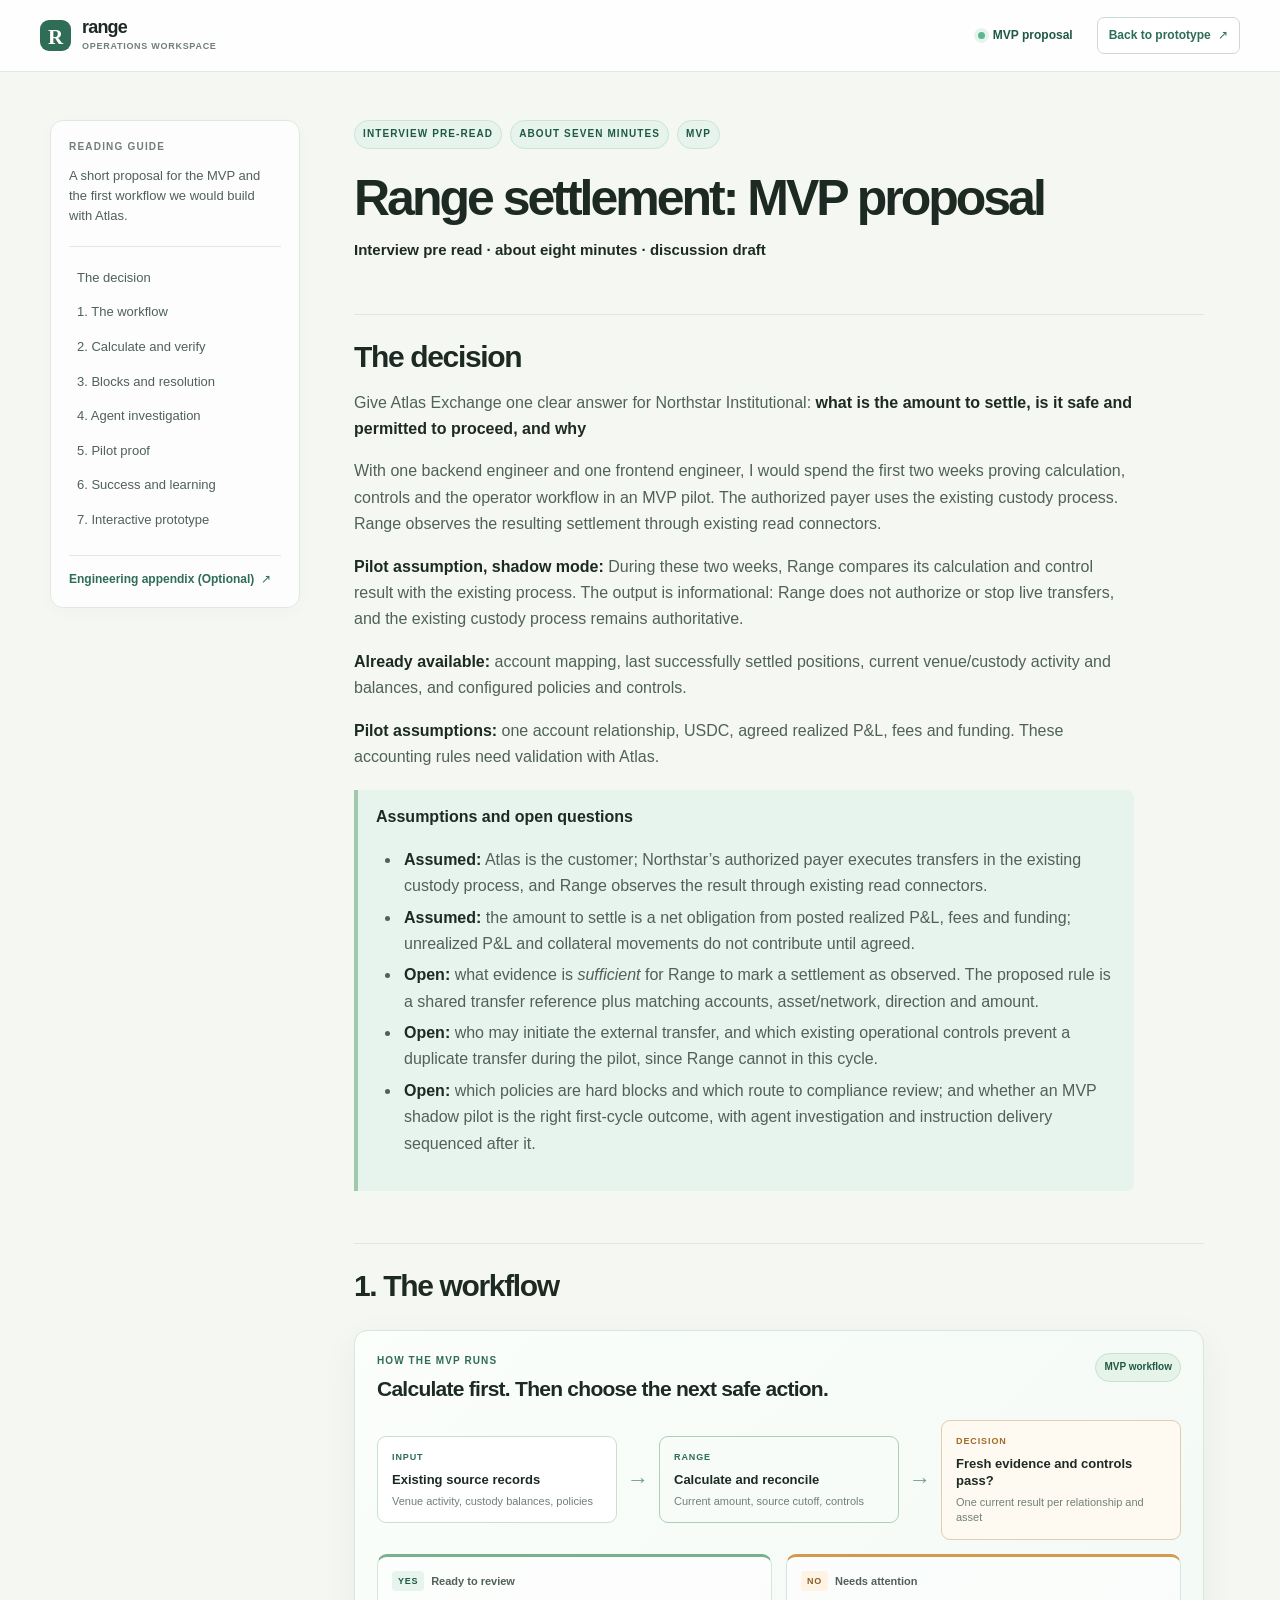
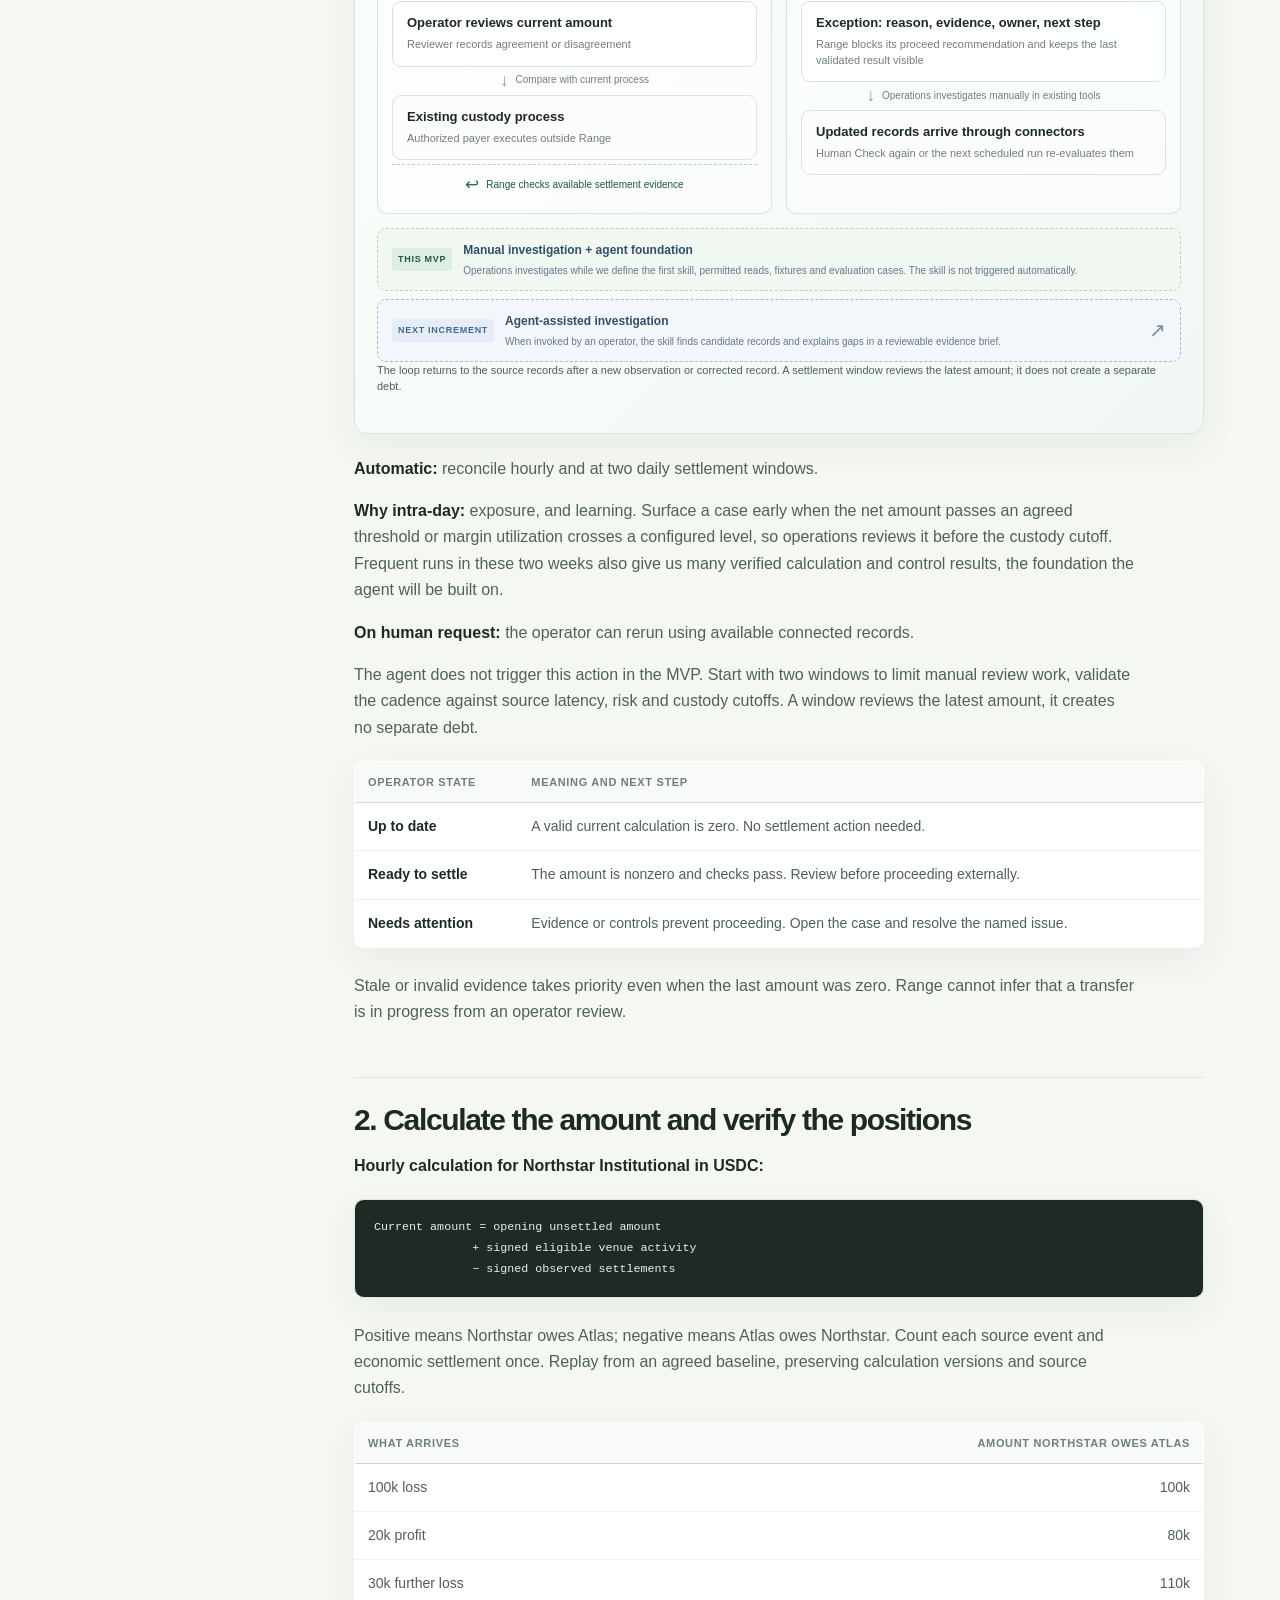
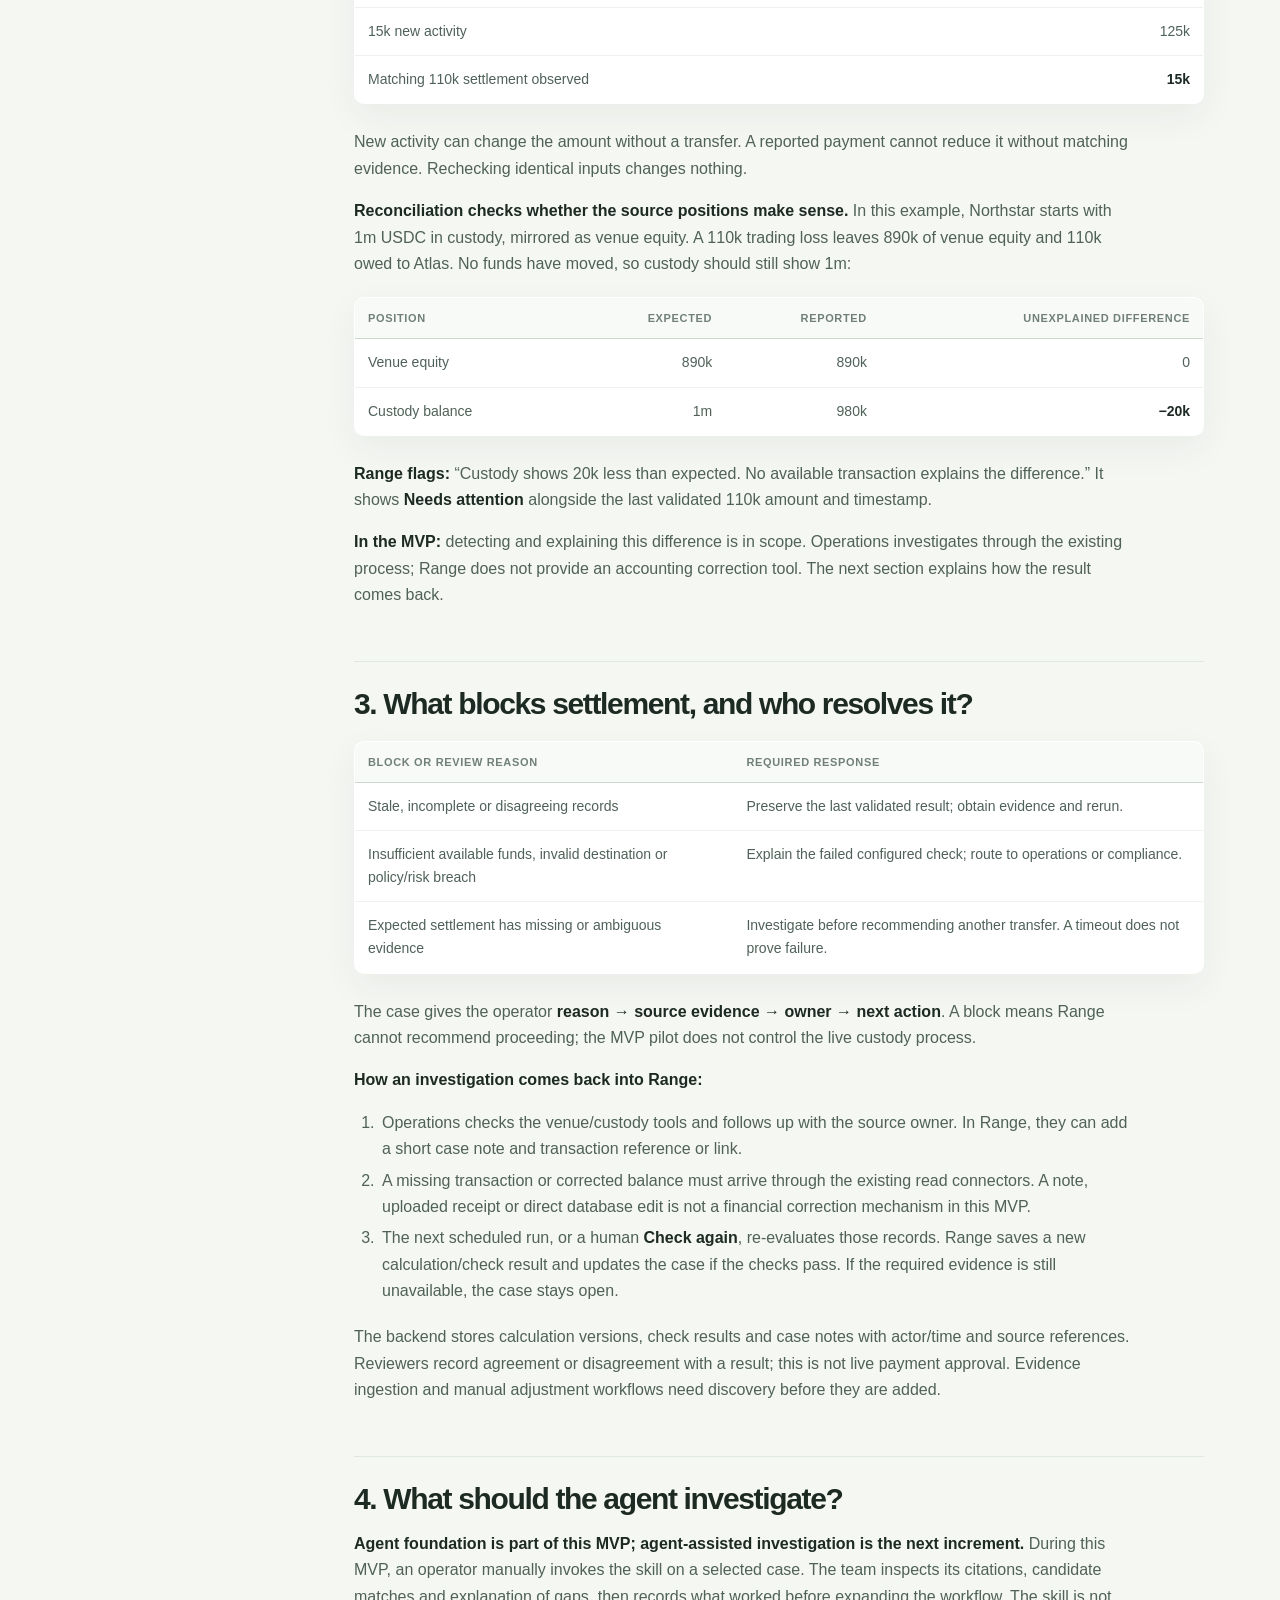
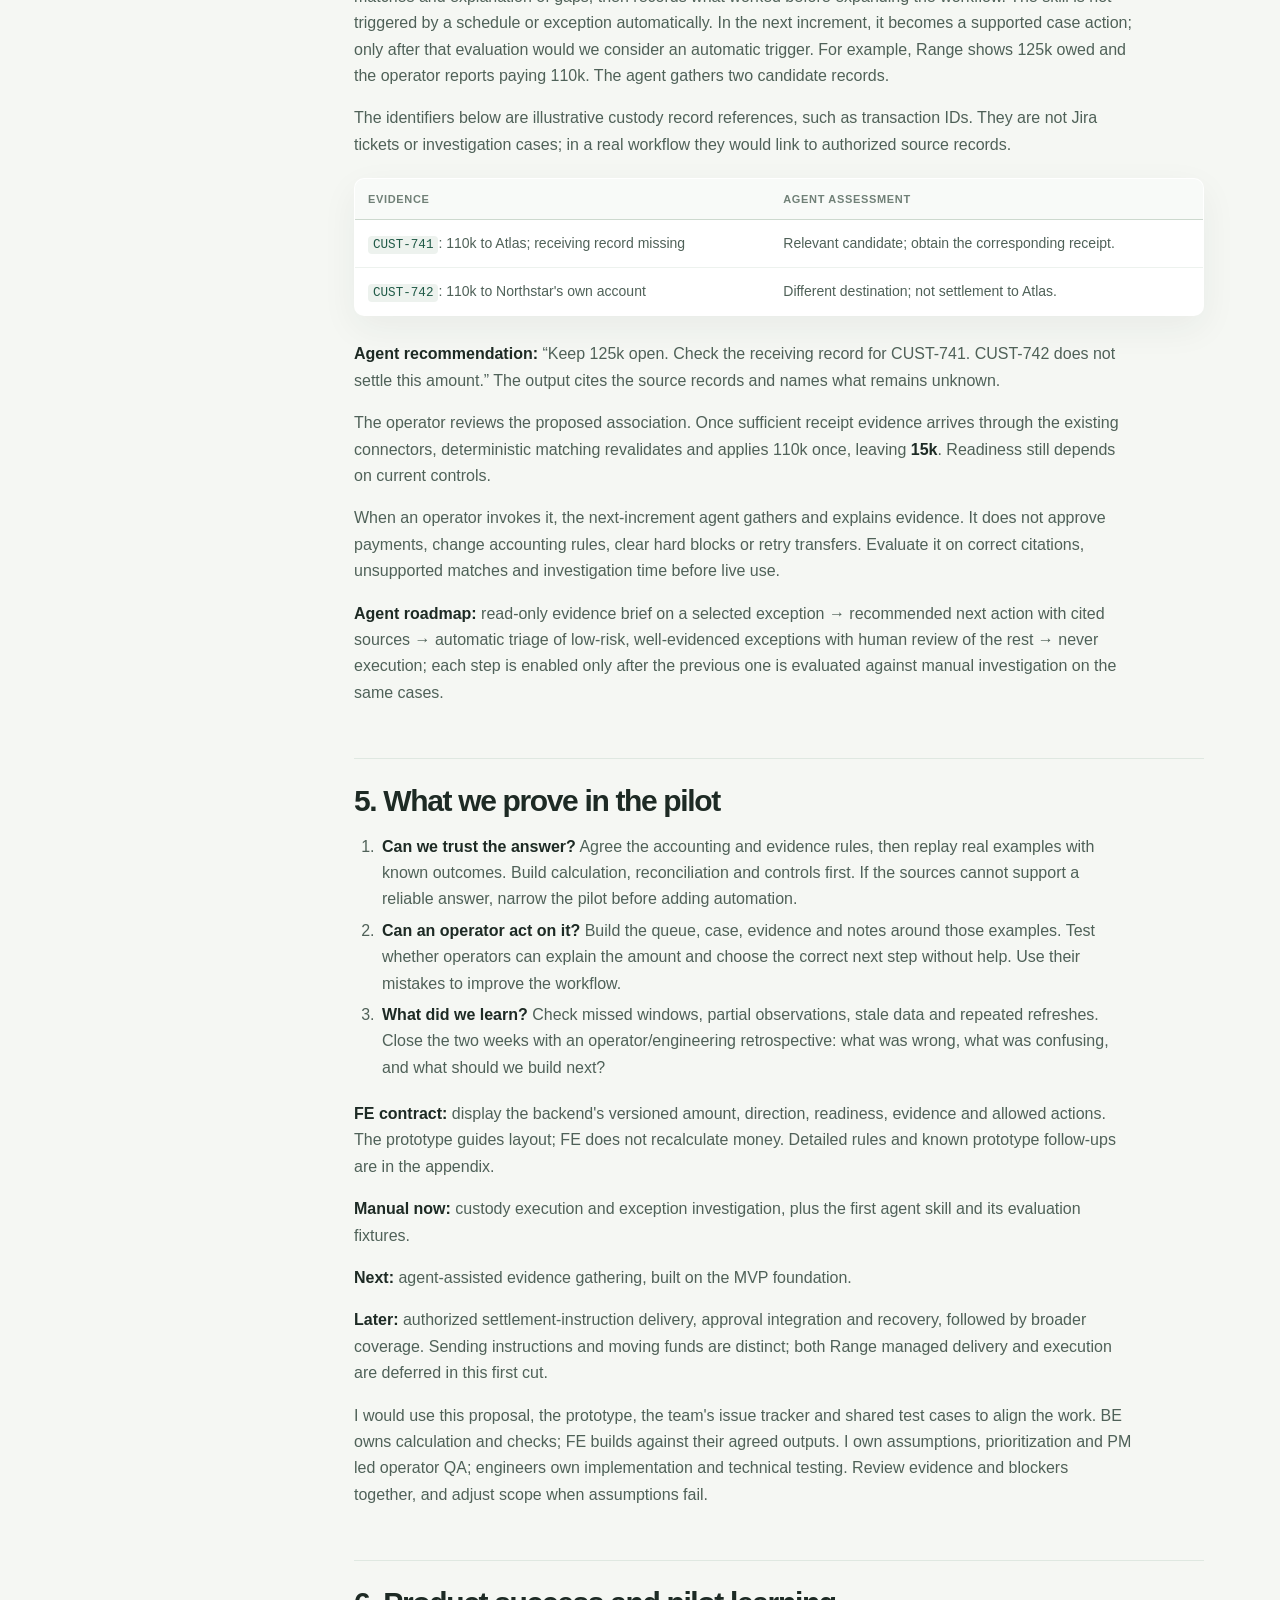
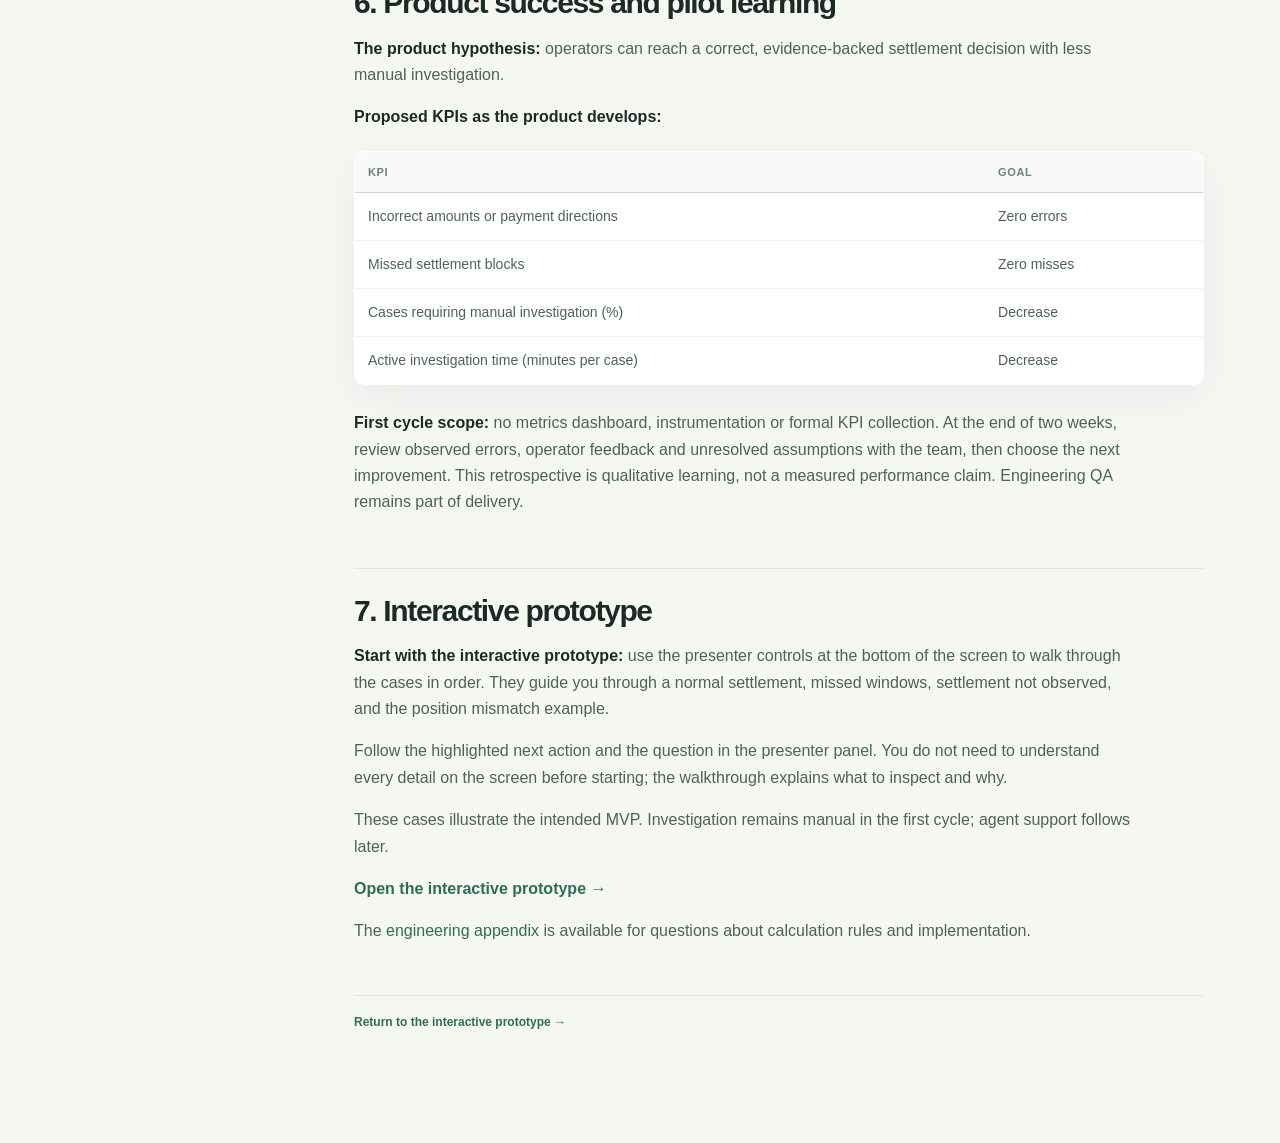
<file: spec.html>
<!doctype html>
<html lang="en">
<head><meta charset="utf-8" /><meta name="viewport" content="width=device-width, initial-scale=1" /><meta name="theme-color" content="#f5f7f3" /><meta name="description" content="Range settlement MVP proposal and discussion draft." /><title>Range MVP proposal</title><link rel="stylesheet" href="spec.css" /></head>
<body>
<header class="spec-topbar"><a class="brand" href="index.html" aria-label="Back to Range prototype"><span class="brand-mark" aria-hidden="true">R</span><span><strong>range</strong><small>operations workspace</small></span></a><div class="spec-topbar-actions"><span class="doc-label"><span class="status-dot"></span>MVP proposal</span><a class="back-link" href="index.html">Back to prototype <span aria-hidden="true">↗</span></a></div></header>
<div class="spec-shell"><aside class="spec-sidebar" aria-label="Spec navigation"><div class="sidebar-kicker">READING GUIDE</div><p class="sidebar-intro">A short proposal for the MVP and the first workflow we would build with Atlas.</p><nav class="spec-toc"><a href="#the-decision">The decision</a><a href="#1-the-workflow">1. The workflow</a><a href="#2-calculate-the-amount-and-verify-the-positions">2. Calculate and verify</a><a href="#3-what-blocks-settlement-and-who-resolves-it">3. Blocks and resolution</a><a href="#4-what-should-the-agent-investigate">4. Agent investigation</a><a href="#5-what-we-prove-in-the-pilot">5. Pilot proof</a><a href="#6-product-success-and-pilot-learning">6. Success and learning</a><a href="#7-interactive-prototype">7. Interactive prototype</a></nav><div class="sidebar-links"><a href="engineering-appendix.html">Engineering appendix (Optional) <span>↗</span></a></div></aside><main class="spec-document"><div class="document-meta"><span>INTERVIEW PRE-READ</span><span>ABOUT SEVEN MINUTES</span><span>MVP</span></div><h1 id="range-settlement-mvp-proposal">Range settlement: MVP
proposal</h1>
<p><strong>Interview pre read · about eight minutes · discussion
draft</strong></p>
<h2 id="the-decision">The decision</h2>
<p>Give Atlas Exchange one clear answer for Northstar Institutional:
<strong>what is the amount to settle, is it safe and permitted to
proceed, and why</strong></p>
<p>With one backend engineer and one frontend engineer, I would spend
the first two weeks proving calculation, controls and the operator
workflow in an MVP pilot. The authorized payer uses the existing custody
process. Range observes the resulting settlement through existing read
connectors.</p>
<p><strong>Pilot assumption, shadow mode:</strong> During these two
weeks, Range compares its calculation and control result with the
existing process. The output is informational: Range does not authorize
or stop live transfers, and the existing custody process remains
authoritative.</p>
<p><strong>Already available:</strong> account mapping, last
successfully settled positions, current venue/custody activity and
balances, and configured policies and controls.</p>
<p><strong>Pilot assumptions:</strong> one account relationship, USDC,
agreed realized P&amp;L, fees and funding. These accounting rules need
validation with Atlas.</p>
<blockquote>
<p><strong>Assumptions and open questions</strong></p>
<ul>
<li><strong>Assumed:</strong> Atlas is the customer; Northstar’s
authorized payer executes transfers in the existing custody process, and
Range observes the result through existing read connectors.</li>
<li><strong>Assumed:</strong> the amount to settle is a net obligation
from posted realized P&amp;L, fees and funding; unrealized P&amp;L and
collateral movements do not contribute until agreed.</li>
<li><strong>Open:</strong> what evidence is <em>sufficient</em> for
Range to mark a settlement as observed. The proposed rule is a shared
transfer reference plus matching accounts, asset/network, direction and
amount.</li>
<li><strong>Open:</strong> who may initiate the external transfer, and
which existing operational controls prevent a duplicate transfer during
the pilot, since Range cannot in this cycle.</li>
<li><strong>Open:</strong> which policies are hard blocks and which
route to compliance review; and whether an MVP shadow pilot is the right
first-cycle outcome, with agent investigation and instruction delivery
sequenced after it.</li>
</ul>
</blockquote>
<h2 id="1-the-workflow">1. The workflow</h2><section class="workflow-visual" aria-labelledby="workflow-visual-title">
  <div class="workflow-visual-heading"><div><span class="workflow-kicker">HOW THE MVP RUNS</span><h3 id="workflow-visual-title">Calculate first. Then choose the next safe action.</h3></div><span class="workflow-badge">MVP workflow</span></div>
  <div class="workflow-path workflow-path-top" aria-label="Core calculation path">
    <div class="workflow-node workflow-node-source"><span class="workflow-node-label">INPUT</span><strong>Existing source records</strong><small>Venue activity, custody balances, policies</small></div>
    <span class="workflow-arrow" aria-hidden="true">→</span>
    <div class="workflow-node workflow-node-calc"><span class="workflow-node-label">RANGE</span><strong>Calculate and reconcile</strong><small>Current amount, source cutoff, controls</small></div>
    <span class="workflow-arrow" aria-hidden="true">→</span>
    <div class="workflow-node workflow-node-decision"><span class="workflow-node-label">DECISION</span><strong>Fresh evidence and controls pass?</strong><small>One current result per relationship and asset</small></div>
  </div>
  <div class="workflow-branches">
    <div class="workflow-branch workflow-branch-yes">
      <div class="workflow-branch-label"><span>YES</span> Ready to review</div>
      <div class="workflow-node"><strong>Operator reviews current amount</strong><small>Reviewer records agreement or disagreement</small></div>
      <div class="workflow-connector"><span aria-hidden="true">↓</span><span>Compare with current process</span></div>
      <div class="workflow-node workflow-node-external"><strong>Existing custody process</strong><small>Authorized payer executes outside Range</small></div>
      <div class="workflow-connector workflow-connector-return"><span aria-hidden="true">↩</span><span>Range checks available settlement evidence</span></div>
    </div>
    <div class="workflow-branch workflow-branch-no">
      <div class="workflow-branch-label"><span>NO</span> Needs attention</div>
      <div class="workflow-node"><strong>Exception: reason, evidence, owner, next step</strong><small>Range blocks its proceed recommendation and keeps the last validated result visible</small></div>
      <div class="workflow-connector"><span aria-hidden="true">↓</span><span>Operations investigates manually in existing tools</span></div>
      <div class="workflow-node workflow-node-external"><strong>Updated records arrive through connectors</strong><small>Human Check again or the next scheduled run re-evaluates them</small></div>
    </div>
  </div>
  <div class="workflow-agent workflow-agent-current"><span class="workflow-agent-tag">THIS MVP</span><div><strong>Manual investigation + agent foundation</strong><small>Operations investigates while we define the first skill, permitted reads, fixtures and evaluation cases. The skill is not triggered automatically.</small></div></div>
  <div class="workflow-agent workflow-agent-next"><span class="workflow-agent-tag">NEXT INCREMENT</span><div><strong>Agent-assisted investigation</strong><small>When invoked by an operator, the skill finds candidate records and explains gaps in a reviewable evidence brief.</small></div><span class="workflow-agent-arrow" aria-hidden="true">↗</span></div>
  <p class="workflow-caption">The loop returns to the source records after a new observation or corrected record. A settlement window reviews the latest amount; it does not create a separate debt.</p>
</section>
<p><strong>Automatic:</strong> reconcile hourly and at two daily
settlement windows.</p>
<p><strong>Why intra-day:</strong> exposure, and learning. Surface a
case early when the net amount passes an agreed threshold or margin
utilization crosses a configured level, so operations reviews it before
the custody cutoff. Frequent runs in these two weeks also give us many
verified calculation and control results, the foundation the agent will
be built on.</p>
<p><strong>On human request:</strong> the operator can rerun using
available connected records.</p>
<p>The agent does not trigger this action in the MVP. Start with two
windows to limit manual review work, validate the cadence against source
latency, risk and custody cutoffs. A window reviews the latest amount,
it creates no separate debt.</p>
<table>
<thead>
<tr>
<th>Operator state</th>
<th>Meaning and next step</th>
</tr>
</thead>
<tbody>
<tr>
<td><strong>Up to date</strong></td>
<td>A valid current calculation is zero. No settlement action
needed.</td>
</tr>
<tr>
<td><strong>Ready to settle</strong></td>
<td>The amount is nonzero and checks pass. Review before proceeding
externally.</td>
</tr>
<tr>
<td><strong>Needs attention</strong></td>
<td>Evidence or controls prevent proceeding. Open the case and resolve
the named issue.</td>
</tr>
</tbody>
</table>
<p>Stale or invalid evidence takes priority even when the last amount
was zero. Range cannot infer that a transfer is in progress from an
operator review.</p>
<h2 id="2-calculate-the-amount-and-verify-the-positions">2. Calculate
the amount and verify the positions</h2>
<p><strong>Hourly calculation for Northstar Institutional in
USDC:</strong></p>
<pre class="text"><code>Current amount = opening unsettled amount
              + signed eligible venue activity
              − signed observed settlements</code></pre>
<p>Positive means Northstar owes Atlas; negative means Atlas owes
Northstar. Count each source event and economic settlement once. Replay
from an agreed baseline, preserving calculation versions and source
cutoffs.</p>
<table>
<thead>
<tr>
<th>What arrives</th>
<th style="text-align: right;">Amount Northstar owes Atlas</th>
</tr>
</thead>
<tbody>
<tr>
<td>100k loss</td>
<td style="text-align: right;">100k</td>
</tr>
<tr>
<td>20k profit</td>
<td style="text-align: right;">80k</td>
</tr>
<tr>
<td>30k further loss</td>
<td style="text-align: right;">110k</td>
</tr>
<tr>
<td>15k new activity</td>
<td style="text-align: right;">125k</td>
</tr>
<tr>
<td>Matching 110k settlement observed</td>
<td style="text-align: right;"><strong>15k</strong></td>
</tr>
</tbody>
</table>
<p>New activity can change the amount without a transfer. A reported
payment cannot reduce it without matching evidence. Rechecking identical
inputs changes nothing.</p>
<p><strong>Reconciliation checks whether the source positions make
sense.</strong> In this example, Northstar starts with 1m USDC in
custody, mirrored as venue equity. A 110k trading loss leaves 890k of
venue equity and 110k owed to Atlas. No funds have moved, so custody
should still show 1m:</p>
<table>
<thead>
<tr>
<th>Position</th>
<th style="text-align: right;">Expected</th>
<th style="text-align: right;">Reported</th>
<th style="text-align: right;">Unexplained difference</th>
</tr>
</thead>
<tbody>
<tr>
<td>Venue equity</td>
<td style="text-align: right;">890k</td>
<td style="text-align: right;">890k</td>
<td style="text-align: right;">0</td>
</tr>
<tr>
<td>Custody balance</td>
<td style="text-align: right;">1m</td>
<td style="text-align: right;">980k</td>
<td style="text-align: right;"><strong>−20k</strong></td>
</tr>
</tbody>
</table>
<p><strong>Range flags:</strong> “Custody shows 20k less than expected.
No available transaction explains the difference.” It shows
<strong>Needs attention</strong> alongside the last validated 110k
amount and timestamp.</p>
<p><strong>In the MVP:</strong> detecting and explaining this difference
is in scope. Operations investigates through the existing process; Range
does not provide an accounting correction tool. The next section
explains how the result comes back.</p>
<h2 id="3-what-blocks-settlement-and-who-resolves-it">3. What blocks
settlement, and who resolves it?</h2>
<table>
<thead>
<tr>
<th>Block or review reason</th>
<th>Required response</th>
</tr>
</thead>
<tbody>
<tr>
<td>Stale, incomplete or disagreeing records</td>
<td>Preserve the last validated result; obtain evidence and rerun.</td>
</tr>
<tr>
<td>Insufficient available funds, invalid destination or policy/risk
breach</td>
<td>Explain the failed configured check; route to operations or
compliance.</td>
</tr>
<tr>
<td>Expected settlement has missing or ambiguous evidence</td>
<td>Investigate before recommending another transfer. A timeout does not
prove failure.</td>
</tr>
</tbody>
</table>
<p>The case gives the operator <strong>reason → source evidence → owner
→ next action</strong>. A block means Range cannot recommend proceeding;
the MVP pilot does not control the live custody process.</p>
<p><strong>How an investigation comes back into Range:</strong></p>
<ol type="1">
<li>Operations checks the venue/custody tools and follows up with the
source owner. In Range, they can add a short case note and transaction
reference or link.</li>
<li>A missing transaction or corrected balance must arrive through the
existing read connectors. A note, uploaded receipt or direct database
edit is not a financial correction mechanism in this MVP.</li>
<li>The next scheduled run, or a human <strong>Check again</strong>,
re-evaluates those records. Range saves a new calculation/check result
and updates the case if the checks pass. If the required evidence is
still unavailable, the case stays open.</li>
</ol>
<p>The backend stores calculation versions, check results and case notes
with actor/time and source references. Reviewers record agreement or
disagreement with a result; this is not live payment approval. Evidence
ingestion and manual adjustment workflows need discovery before they are
added.</p>
<h2 id="4-what-should-the-agent-investigate">4. What should the agent
investigate?</h2>
<p><strong>Agent foundation is part of this MVP; agent-assisted
investigation is the next increment.</strong> During this MVP, an
operator manually invokes the skill on a selected case. The team
inspects its citations, candidate matches and explanation of gaps, then
records what worked before expanding the workflow. The skill is not
triggered by a schedule or exception automatically. In the next
increment, it becomes a supported case action; only after that
evaluation would we consider an automatic trigger. For example, Range
shows 125k owed and the operator reports paying 110k. The agent gathers
two candidate records.</p>
<p>The identifiers below are illustrative custody record references,
such as transaction IDs. They are not Jira tickets or investigation
cases; in a real workflow they would link to authorized source
records.</p>
<table>
<thead>
<tr>
<th>Evidence</th>
<th>Agent assessment</th>
</tr>
</thead>
<tbody>
<tr>
<td><code>CUST-741</code>: 110k to Atlas; receiving record missing</td>
<td>Relevant candidate; obtain the corresponding receipt.</td>
</tr>
<tr>
<td><code>CUST-742</code>: 110k to Northstar's own account</td>
<td>Different destination; not settlement to Atlas.</td>
</tr>
</tbody>
</table>
<p><strong>Agent recommendation:</strong> “Keep 125k open. Check the
receiving record for CUST-741. CUST-742 does not settle this amount.”
The output cites the source records and names what remains unknown.</p>
<p>The operator reviews the proposed association. Once sufficient
receipt evidence arrives through the existing connectors, deterministic
matching revalidates and applies 110k once, leaving
<strong>15k</strong>. Readiness still depends on current controls.</p>
<p>When an operator invokes it, the next-increment agent gathers and
explains evidence. It does not approve payments, change accounting
rules, clear hard blocks or retry transfers. Evaluate it on correct
citations, unsupported matches and investigation time before live
use.</p>
<p><strong>Agent roadmap:</strong> read-only evidence brief on a
selected exception → recommended next action with cited sources →
automatic triage of low-risk, well-evidenced exceptions with human
review of the rest → never execution; each step is enabled only after
the previous one is evaluated against manual investigation on the same
cases.</p>
<h2 id="5-what-we-prove-in-the-pilot">5. What we prove in the pilot</h2>
<ol type="1">
<li><strong>Can we trust the answer?</strong> Agree the accounting and
evidence rules, then replay real examples with known outcomes. Build
calculation, reconciliation and controls first. If the sources cannot
support a reliable answer, narrow the pilot before adding
automation.</li>
<li><strong>Can an operator act on it?</strong> Build the queue, case,
evidence and notes around those examples. Test whether operators can
explain the amount and choose the correct next step without help. Use
their mistakes to improve the workflow.</li>
<li><strong>What did we learn?</strong> Check missed windows, partial
observations, stale data and repeated refreshes. Close the two weeks
with an operator/engineering retrospective: what was wrong, what was
confusing, and what should we build next?</li>
</ol>
<p><strong>FE contract:</strong> display the backend's versioned amount,
direction, readiness, evidence and allowed actions. The prototype guides
layout; FE does not recalculate money. Detailed rules and known
prototype follow-ups are in the appendix.</p>
<p><strong>Manual now:</strong> custody execution and exception
investigation, plus the first agent skill and its evaluation
fixtures.</p>
<p><strong>Next:</strong> agent-assisted evidence gathering, built on
the MVP foundation.</p>
<p><strong>Later:</strong> authorized settlement-instruction delivery,
approval integration and recovery, followed by broader coverage. Sending
instructions and moving funds are distinct; both Range managed delivery
and execution are deferred in this first cut.</p>
<p>I would use this proposal, the prototype, the team's issue tracker
and shared test cases to align the work. BE owns calculation and checks;
FE builds against their agreed outputs. I own assumptions,
prioritization and PM led operator QA; engineers own implementation and
technical testing. Review evidence and blockers together, and adjust
scope when assumptions fail.</p>
<h2 id="6-product-success-and-pilot-learning">6. Product success and
pilot learning</h2>
<p><strong>The product hypothesis:</strong> operators can reach a
correct, evidence-backed settlement decision with less manual
investigation.</p>
<p><strong>Proposed KPIs as the product develops:</strong></p>
<table>
<thead>
<tr>
<th>KPI</th>
<th>Goal</th>
</tr>
</thead>
<tbody>
<tr>
<td>Incorrect amounts or payment directions</td>
<td>Zero errors</td>
</tr>
<tr>
<td>Missed settlement blocks</td>
<td>Zero misses</td>
</tr>
<tr>
<td>Cases requiring manual investigation (%)</td>
<td>Decrease</td>
</tr>
<tr>
<td>Active investigation time (minutes per case)</td>
<td>Decrease</td>
</tr>
</tbody>
</table>
<p><strong>First cycle scope:</strong> no metrics dashboard,
instrumentation or formal KPI collection. At the end of two weeks,
review observed errors, operator feedback and unresolved assumptions
with the team, then choose the next improvement. This retrospective is
qualitative learning, not a measured performance claim. Engineering QA
remains part of delivery.</p>
<h2 id="7-interactive-prototype">7. Interactive prototype</h2>
<p><strong>Start with the interactive prototype:</strong> use the
presenter controls at the bottom of the screen to walk through the cases
in order. They guide you through a normal settlement, missed windows,
settlement not observed, and the position mismatch example.</p>
<p>Follow the highlighted next action and the question in the presenter
panel. You do not need to understand every detail on the screen before
starting; the walkthrough explains what to inspect and why.</p>
<p>These cases illustrate the intended MVP. Investigation remains manual
in the first cycle; agent support follows later.</p>
<p><strong><a href="https://arcayne.github.io/HoP-Task/">Open the
interactive prototype →</a></strong></p>
<p>The <a href="engineering-appendix.html">engineering appendix</a>
is available for questions about calculation rules and
implementation.</p>
<footer class="spec-footer"><a href="index.html">Return to the interactive prototype →</a></footer></main></div></body></html>
</file>
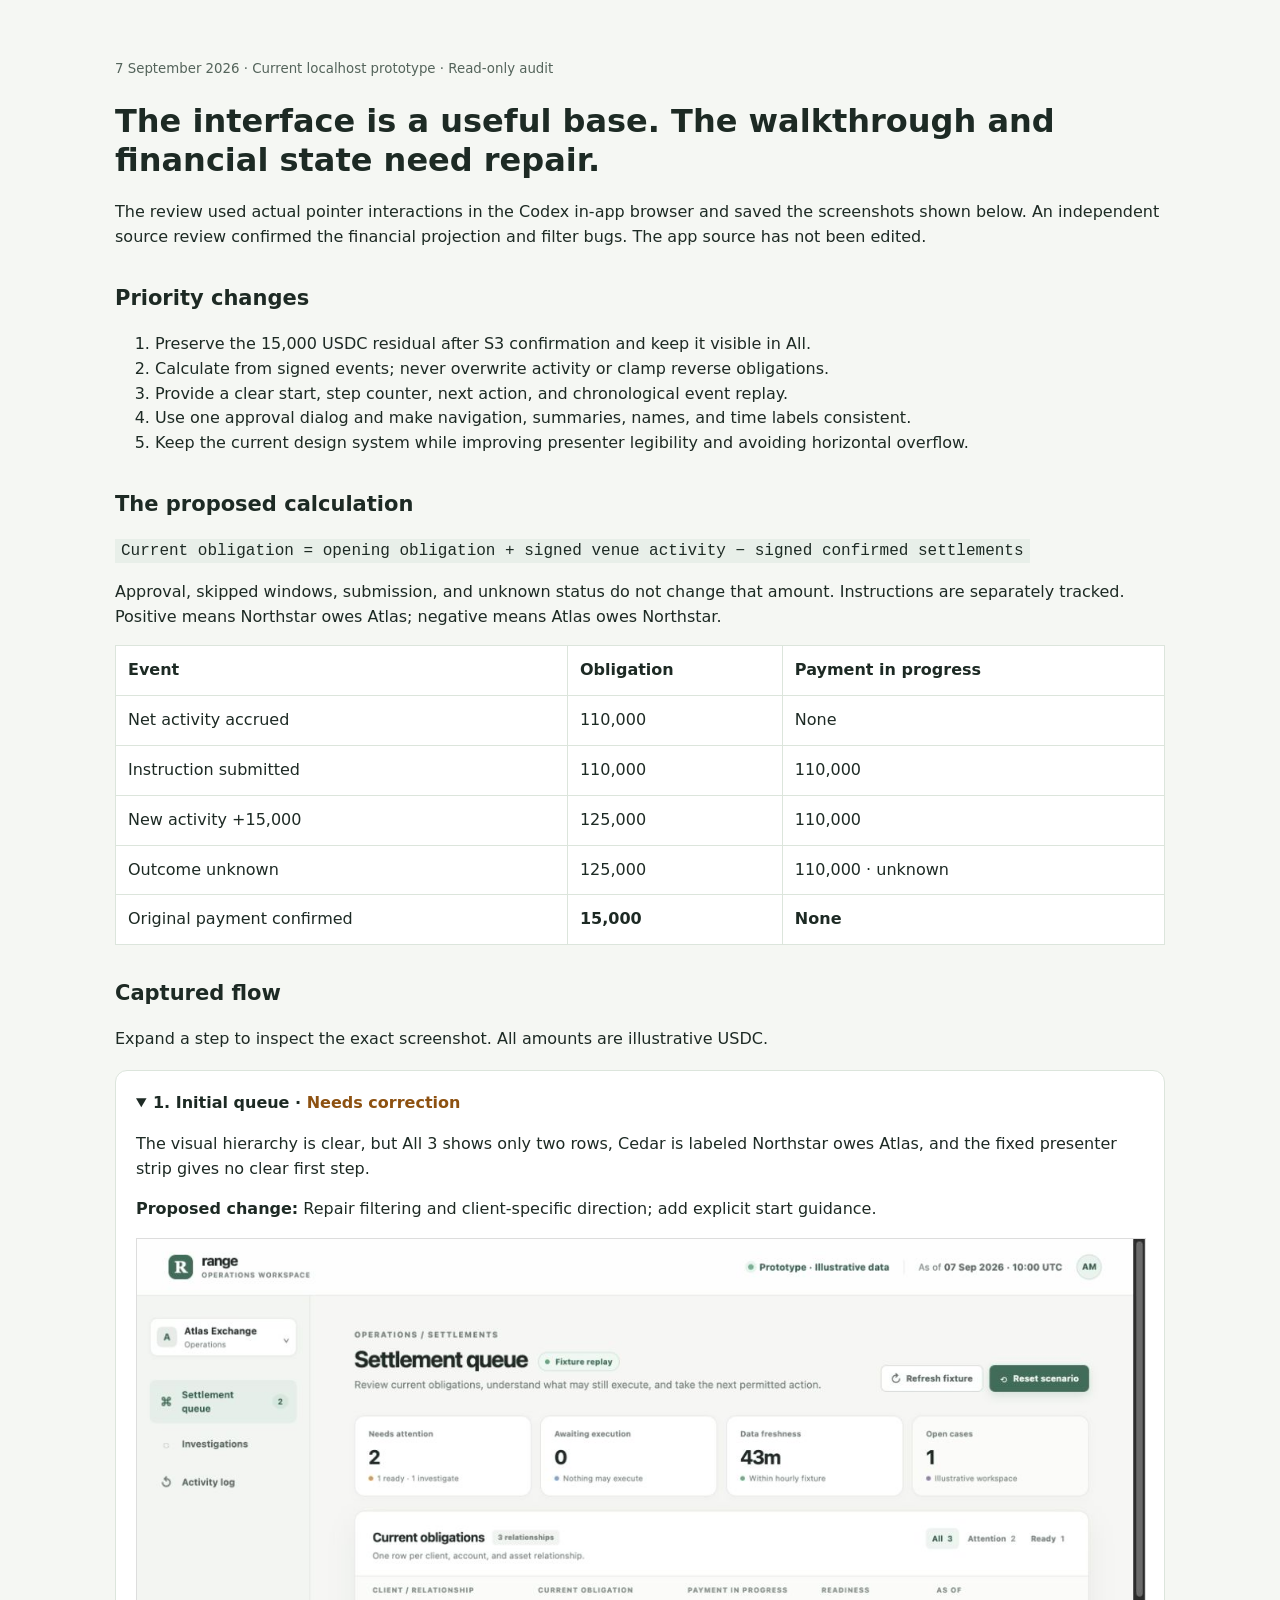
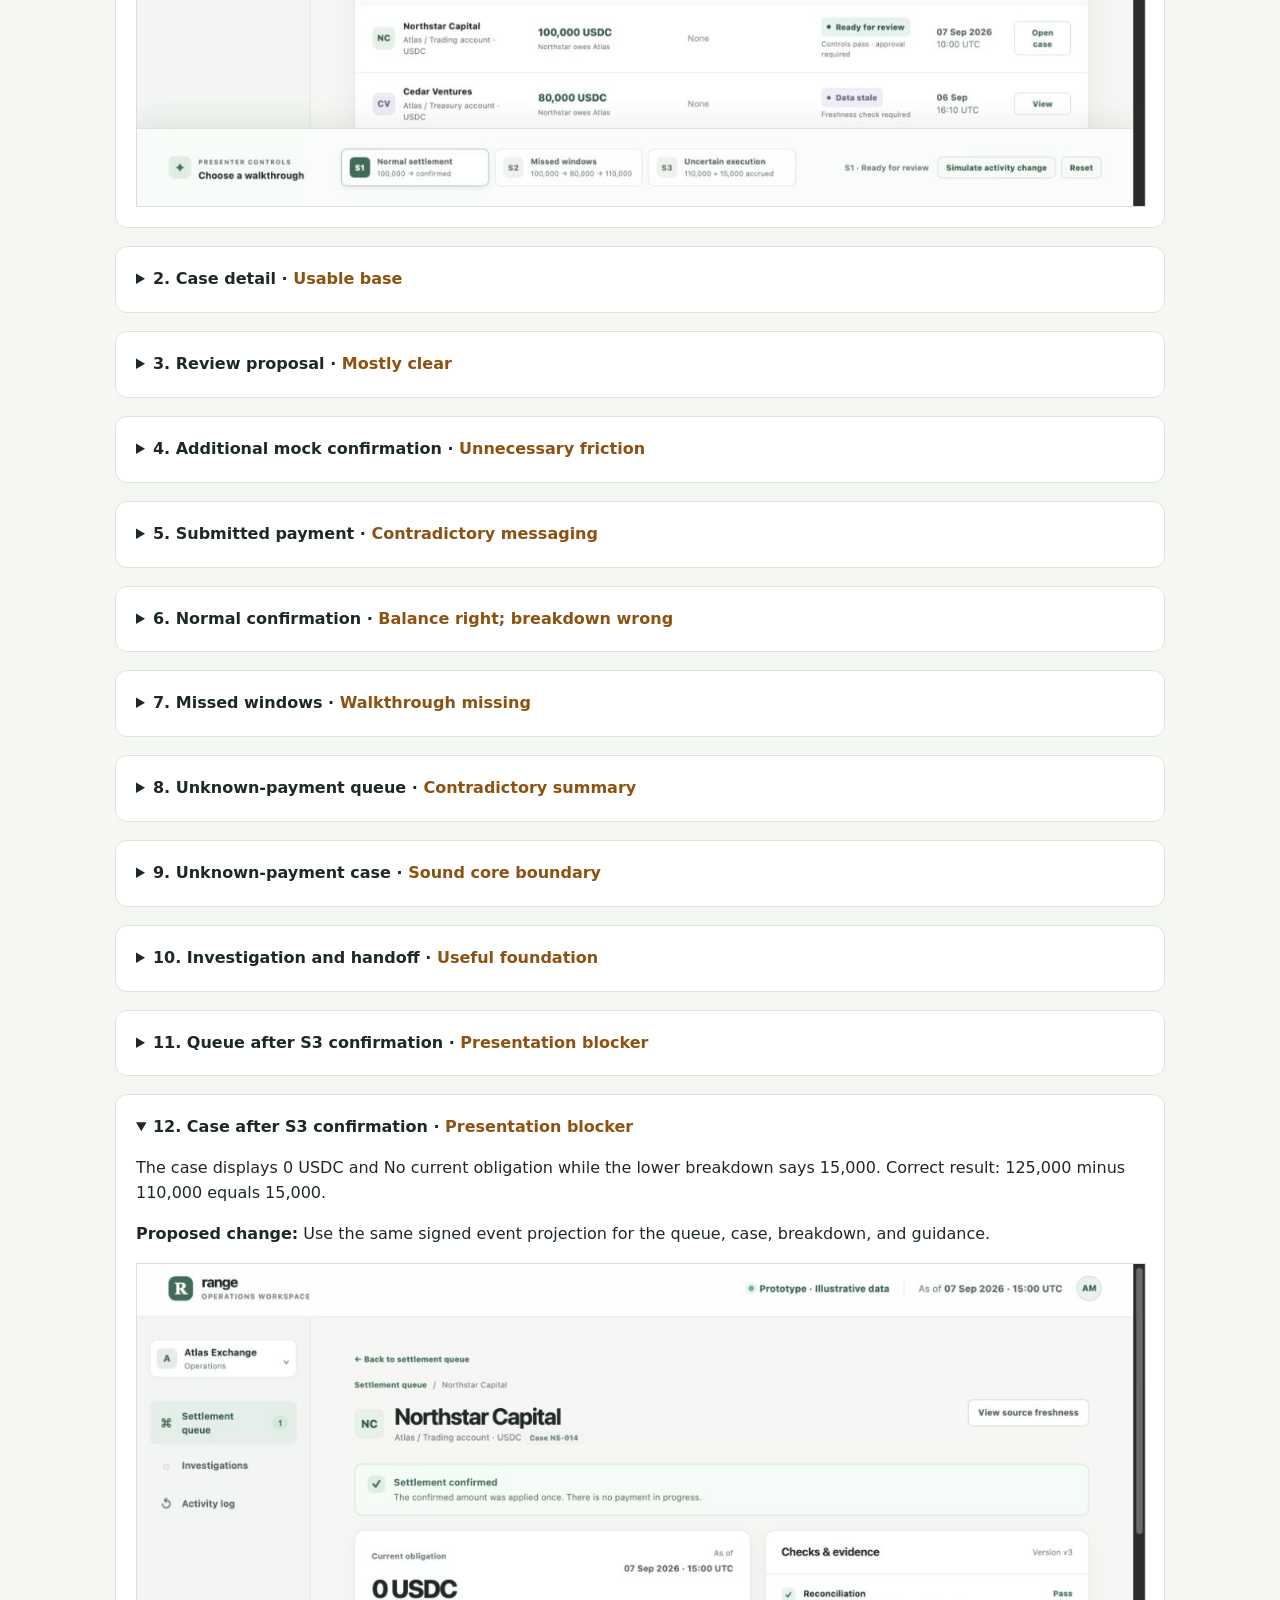
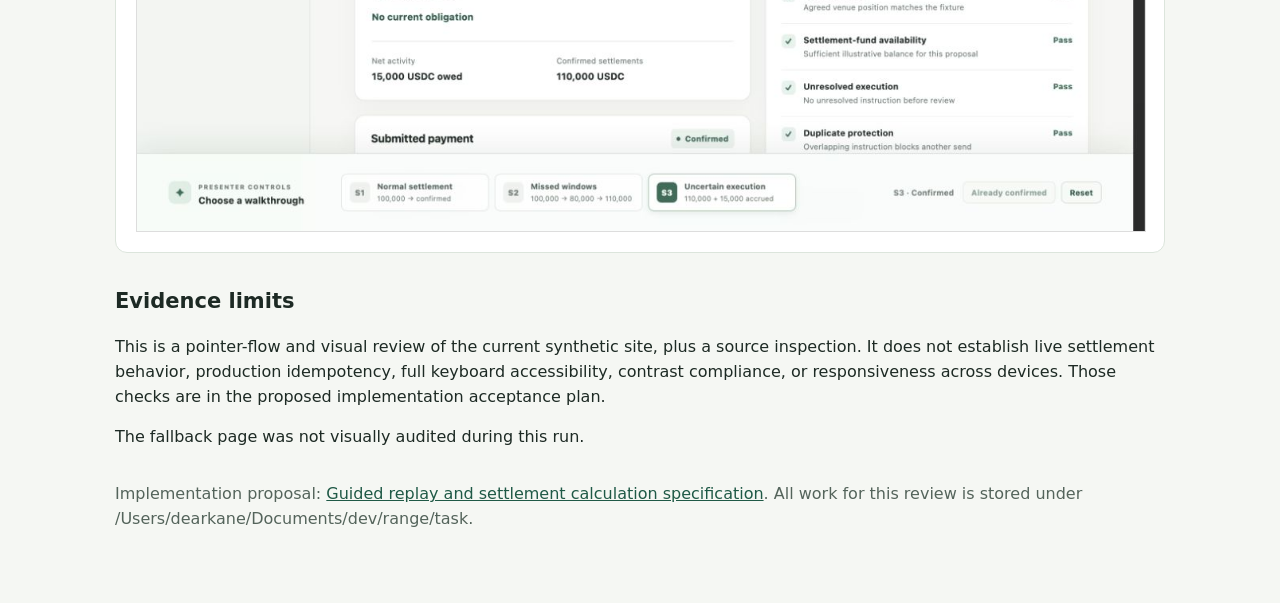
<file: work/ux-audit/review.html>
<!doctype html><html lang="en"><meta charset="utf-8"><meta name="viewport" content="width=device-width, initial-scale=1"><title>Range prototype: UX and calculation review</title><style>body{font:16px/1.55 system-ui,sans-serif;color:#1d2a24;background:#f5f7f3;margin:0}main{max-width:1050px;margin:auto;padding:40px 24px}h1{font-size:32px;line-height:1.2}h2{font-size:21px;margin-top:32px}a{color:#1f5946}section{background:white;border:1px solid #dce5dc;padding:20px;border-radius:12px;margin:18px 0}summary{cursor:pointer;font-weight:650}img{width:100%;height:auto;display:block;margin-top:16px;border:1px solid #ddd}small{color:#54645b}.status{color:#8d5111;font-weight:600}table{border-collapse:collapse;width:100%;background:white}td,th{padding:12px;border:1px solid #dce5dc;text-align:left}code{background:#e8efe9;padding:3px 6px}footer{margin:32px 0;color:#54645b} @media print{details{display:block}summary{list-style:none}section{break-inside:avoid}}</style><main>
<p><small>7 September 2026 · Current localhost prototype · Read-only audit</small></p><h1>The interface is a useful base. The walkthrough and financial state need repair.</h1>
<p>The review used actual pointer interactions in the Codex in-app browser and saved the screenshots shown below. An independent source review confirmed the financial projection and filter bugs. The app source has not been edited.</p>
<h2>Priority changes</h2><ol><li>Preserve the 15,000 USDC residual after S3 confirmation and keep it visible in All.</li><li>Calculate from signed events; never overwrite activity or clamp reverse obligations.</li><li>Provide a clear start, step counter, next action, and chronological event replay.</li><li>Use one approval dialog and make navigation, summaries, names, and time labels consistent.</li><li>Keep the current design system while improving presenter legibility and avoiding horizontal overflow.</li></ol>
<h2>The proposed calculation</h2><p><code>Current obligation = opening obligation + signed venue activity − signed confirmed settlements</code></p><p>Approval, skipped windows, submission, and unknown status do not change that amount. Instructions are separately tracked. Positive means Northstar owes Atlas; negative means Atlas owes Northstar.</p>
<table><tr><th>Event</th><th>Obligation</th><th>Payment in progress</th></tr><tr><td>Net activity accrued</td><td>110,000</td><td>None</td></tr><tr><td>Instruction submitted</td><td>110,000</td><td>110,000</td></tr><tr><td>New activity +15,000</td><td>125,000</td><td>110,000</td></tr><tr><td>Outcome unknown</td><td>125,000</td><td>110,000 · unknown</td></tr><tr><td>Original payment confirmed</td><td><strong>15,000</strong></td><td><strong>None</strong></td></tr></table>
<h2>Captured flow</h2><p>Expand a step to inspect the exact screenshot. All amounts are illustrative USDC.</p>
<section><details open><summary>1. Initial queue · <span class="status">Needs correction</span></summary><p>The visual hierarchy is clear, but All 3 shows only two rows, Cedar is labeled Northstar owes Atlas, and the fixed presenter strip gives no clear first step.</p><p><strong>Proposed change:</strong> Repair filtering and client-specific direction; add explicit start guidance.</p><img src="01-queue.png" alt="1. Initial queue" loading="lazy"></details></section>
<section><details><summary>2. Case detail · <span class="status">Usable base</span></summary><p>Current obligation and payment in progress are separated well. The source calculation and presenter journey are not visible; important payment detail and investigation content require scrolling.</p><p><strong>Proposed change:</strong> Keep the layout, add a concise next action, and provide an expandable event calculation.</p><img src="02-case.png" alt="2. Case detail" loading="lazy"></details></section>
<section><details><summary>3. Review proposal · <span class="status">Mostly clear</span></summary><p>Amount, destination, cutoff, and evidence version are visible. This should be the single operational approval dialog.</p><p><strong>Proposed change:</strong> Retain exact proposal review and guard submission against changed evidence.</p><img src="03-approval.png" alt="3. Review proposal" loading="lazy"></details></section>
<section><details><summary>4. Additional mock confirmation · <span class="status">Unnecessary friction</span></summary><p>Approve and send leads to a second dialog and an acknowledgment checkbox. This interrupts the demonstration; Back closes the review instead of returning to it.</p><p><strong>Proposed change:</strong> Use one review dialog with a clearly simulated approval action.</p><img src="04-extra-confirmation.png" alt="4. Additional mock confirmation" loading="lazy"></details></section>
<section><details><summary>5. Submitted payment · <span class="status">Contradictory messaging</span></summary><p>The submitted amount is frozen and another send is absent, which is correct. Checks still describe no unresolved instruction before review and guidance remains about an unsubmitted proposal.</p><p><strong>Proposed change:</strong> Distinguish recorded approval checks from current eligibility and update the next action.</p><img src="05-submitted.png" alt="5. Submitted payment" loading="lazy"></details></section>
<section><details><summary>6. Normal confirmation · <span class="status">Balance right; breakdown wrong</span></summary><p>S1 correctly shows zero owed after paying 100,000, but Net activity changes to zero even though the 100,000 trading activity still occurred. The confirmed payment note continues saying it is included in the current obligation.</p><p><strong>Proposed change:</strong> Calculate from preserved events and render confirmed payments as history.</p><img src="06-normal-confirmed.png" alt="6. Normal confirmation" loading="lazy"></details></section>
<section><details><summary>7. Missed windows · <span class="status">Walkthrough missing</span></summary><p>Selecting S2 jumps directly to 110,000. There is no path through 100,000, skipped approval, minus 20,000, another skipped window, and plus 30,000.</p><p><strong>Proposed change:</strong> Replay the actual events with Previous, Next event, and a named operator-action step.</p><img src="07-missed-windows.png" alt="7. Missed windows" loading="lazy"></details></section>
<section><details><summary>8. Unknown-payment queue · <span class="status">Contradictory summary</span></summary><p>The row correctly shows 125,000 owed and 110,000 with an unknown outcome, but Awaiting execution 1 still says Nothing may execute. The page has horizontal overflow at the observed laptop viewport.</p><p><strong>Proposed change:</strong> Derive summary copy from live state and fix layout sizing.</p><img src="08-unknown-queue.png" alt="8. Unknown-payment queue" loading="lazy"></details></section>
<section><details><summary>9. Unknown-payment case · <span class="status">Sound core boundary</span></summary><p>The warning correctly says no observation does not prove non-execution. The action is blocked. The full investigation is farther down and the only prominent presenter action can jump directly to confirmation.</p><p><strong>Proposed change:</strong> Guide the presenter to the investigation before simulating a later outcome.</p><img src="09-unknown-case.png" alt="9. Unknown-payment case" loading="lazy"></details></section>
<section><details><summary>10. Investigation and handoff · <span class="status">Useful foundation</span></summary><p>Facts, possible explanation, missing information, and recommended action are separated. Escalation records a simulated handoff. Source event arithmetic remains absent and supporting text is small for screen sharing.</p><p><strong>Proposed change:</strong> Keep this structure, connect the evidence, improve legibility, and expose the next step.</p><img src="10-investigation.png" alt="10. Investigation and handoff" loading="lazy"></details></section>
<section><details><summary>11. Queue after S3 confirmation · <span class="status">Presentation blocker</span></summary><p>After confirming 110,000, 15,000 remains owed, but Northstar disappears from All. Only Cedar is shown while the counter still says All 3.</p><p><strong>Proposed change:</strong> Keep relationships visible in All and derive readiness from residual balance and current controls.</p><img src="11-confirmed-queue.png" alt="11. Queue after S3 confirmation" loading="lazy"></details></section>
<section><details open><summary>12. Case after S3 confirmation · <span class="status">Presentation blocker</span></summary><p>The case displays 0 USDC and No current obligation while the lower breakdown says 15,000. Correct result: 125,000 minus 110,000 equals 15,000.</p><p><strong>Proposed change:</strong> Use the same signed event projection for the queue, case, breakdown, and guidance.</p><img src="12-residual-hidden.png" alt="12. Case after S3 confirmation" loading="lazy"></details></section>
<h2>Evidence limits</h2><p>This is a pointer-flow and visual review of the current synthetic site, plus a source inspection. It does not establish live settlement behavior, production idempotency, full keyboard accessibility, contrast compliance, or responsiveness across devices. Those checks are in the proposed implementation acceptance plan.</p><p>The fallback page was not visually audited during this run.</p><footer>Implementation proposal: <a href="../../specs/20260907-2022-guided-replay/spec.md">Guided replay and settlement calculation specification</a>. All work for this review is stored under /Users/dearkane/Documents/dev/range/task.</footer></main></html>
</file>
<file: styles.css>
:root {
  --bg: #f5f7f3;
  --surface: #ffffff;
  --surface-soft: #f8faf8;
  --line: #e2e8e1;
  --line-strong: #d0d9d0;
  --text: #1d2a24;
  --muted: #708077;
  --muted-strong: #4f6158;
  --green: #2f6d57;
  --green-deep: #1f5946;
  --green-soft: #e7f3ed;
  --amber: #a9681e;
  --amber-soft: #fff4e4;
  --blue: #426a8e;
  --blue-soft: #eaf3fa;
  --red: #a54b4b;
  --red-soft: #fff0ee;
  --violet: #6e6488;
  --shadow: 0 12px 36px rgba(35, 58, 45, .07);
  --radius: 13px;
  font-family: Inter, ui-sans-serif, -apple-system, BlinkMacSystemFont, "Segoe UI", sans-serif;
  color: var(--text);
  background: var(--bg);
  font-synthesis: none;
}

* { box-sizing: border-box; }
html { scroll-behavior: smooth; }
body { margin: 0; min-width: 0; background: var(--bg); color: var(--text); font-size: 14px; line-height: 1.45; overflow-x: hidden; }
button, a { font: inherit; }
button { cursor: pointer; }
a { color: inherit; text-decoration: none; }
button:focus-visible, a:focus-visible, summary:focus-visible, input:focus-visible { outline: 3px solid #8fc8a5; outline-offset: 2px; }
button:disabled { cursor: not-allowed; opacity: .55; transform: none; }
.sr-only { position: absolute; width: 1px; height: 1px; padding: 0; margin: -1px; overflow: hidden; clip: rect(0, 0, 0, 0); white-space: nowrap; border: 0; }

.app-shell { min-height: 100vh; padding-bottom: 178px; }
.topbar { height: 72px; padding: 0 40px; display: flex; align-items: center; justify-content: space-between; background: rgba(255,255,255,.86); border-bottom: 1px solid var(--line); }
.brand { display: flex; align-items: center; gap: 11px; letter-spacing: -.02em; }
.brand-mark { width: 31px; height: 31px; display: grid; place-items: center; border-radius: 9px; background: var(--green); color: white; font-family: Georgia, serif; font-size: 21px; font-weight: 700; }
.brand strong { display: block; font-size: 18px; line-height: 18px; letter-spacing: -.045em; }
.brand small { display: block; margin-top: 3px; color: var(--muted); font-size: 9px; font-weight: 700; letter-spacing: .08em; text-transform: uppercase; }
.topbar-meta { display: flex; align-items: center; gap: 18px; color: var(--muted); font-size: 12px; }
.topbar-spec-link { display: inline-flex; gap: 5px; align-items: center; padding: 6px 9px; border: 1px solid #cfe0d3; border-radius: 7px; background: #f5faf6; color: var(--green-deep); font-size: 11px; font-weight: 750; } .topbar-spec-link:hover { background: var(--green-soft); text-decoration: none; } .topbar-spec-link span { font-size: 13px; font-weight: 400; }
.prototype-label { display: inline-flex; gap: 7px; align-items: center; color: var(--green-deep); font-weight: 700; }
.status-dot { width: 7px; height: 7px; border-radius: 50%; background: #5db58f; box-shadow: 0 0 0 4px #e5f5ec; }
.avatar { width: 32px; height: 32px; border: 1px solid #c9ddd1; border-radius: 50%; background: #e8f3ed; color: var(--green-deep); font-size: 11px; font-weight: 800; }

.workspace { display: grid; grid-template-columns: 220px 1fr; min-height: calc(100vh - 72px); }
.sidebar { display: flex; flex-direction: column; padding: 28px 16px 24px; border-right: 1px solid var(--line); background: #f1f5f1; }
.workspace-switcher { display: flex; align-items: center; gap: 9px; min-height: 48px; padding: 7px 8px; border: 1px solid var(--line); border-radius: 10px; background: var(--surface); box-shadow: 0 2px 6px rgba(25,49,37,.02); }
.workspace-icon { width: 26px; height: 26px; display: grid; place-items: center; border-radius: 7px; background: #e7ece8; color: var(--green); font-weight: 800; font-size: 12px; }
.workspace-switcher strong, .workspace-switcher small { display: block; white-space: nowrap; overflow: hidden; text-overflow: ellipsis; }
.workspace-switcher strong { max-width: 135px; font-size: 12px; }
.workspace-switcher small { margin-top: 1px; color: var(--muted); font-size: 10px; }
.chevron { margin-left: auto; color: var(--muted); font-size: 15px; }
.primary-nav { margin-top: 30px; display: grid; gap: 5px; }
.nav-item { display: flex; align-items: center; gap: 10px; padding: 10px 11px; color: var(--muted-strong); border-radius: 8px; font-size: 12px; font-weight: 650; }
.nav-item:hover, .nav-item.active { background: #e3eee8; color: var(--green-deep); }
.nav-icon { width: 20px; text-align: center; color: var(--muted); font-size: 16px; }
.nav-item.active .nav-icon { color: var(--green); }
.nav-count { margin-left: auto; min-width: 20px; padding: 2px 6px; border-radius: 12px; background: #d1e8dc; color: var(--green-deep); text-align: center; font-size: 10px; }
.sidebar-bottom { margin-top: auto; }
.sidebar-note { display: flex; gap: 8px; padding: 12px 9px; border-top: 1px solid var(--line); color: var(--muted); }
.note-icon { width: 18px; height: 18px; flex: 0 0 18px; display: grid; place-items: center; border: 1px solid #c5d1c8; border-radius: 50%; color: var(--green); font-size: 11px; font-weight: 800; }
.sidebar-note strong { display: block; color: var(--muted-strong); font-size: 10px; }
.sidebar-note p { margin: 4px 0 0; font-size: 10px; line-height: 1.45; }
.sidebar-link { display: flex; gap: 8px; align-items: center; width: 100%; padding: 10px 9px; border: 0; background: transparent; color: var(--green); text-align: left; font-size: 10px; font-weight: 700; }
.sidebar-link span:last-child { margin-left: auto; }

.main-content { max-width: 1440px; width: 100%; min-width: 0; margin: 0 auto; padding: 42px 56px 54px; }
.page-header { display: flex; justify-content: space-between; align-items: flex-end; gap: 30px; }
.eyebrow { margin: 0 0 8px; color: var(--muted); font-size: 10px; font-weight: 800; letter-spacing: .12em; text-transform: uppercase; }
.title-row { display: flex; align-items: center; gap: 13px; }
h1, h2, p { margin-top: 0; }
h1 { margin-bottom: 7px; font-size: 29px; line-height: 1.1; letter-spacing: -.045em; }
h2 { font-size: 16px; letter-spacing: -.025em; }
.page-description { margin-bottom: 0; color: var(--muted); font-size: 13px; }
.live-pill { display: inline-flex; gap: 7px; align-items: center; padding: 4px 8px; border: 1px solid #cae5d5; border-radius: 20px; background: #edf8f1; color: var(--green); font-size: 10px; font-weight: 800; }
.pulse { width: 6px; height: 6px; border-radius: 50%; background: #54a77c; }
.header-actions { display: flex; gap: 8px; }
.button { display: inline-flex; align-items: center; justify-content: center; gap: 7px; min-height: 34px; padding: 0 12px; border: 1px solid transparent; border-radius: 7px; font-size: 11px; font-weight: 750; transition: .15s ease; }
.button:hover { transform: translateY(-1px); }
.button-primary { background: var(--green); color: white; box-shadow: 0 4px 12px rgba(47,109,87,.18); }
.button-primary:hover { background: var(--green-deep); }
.button-secondary { border-color: var(--line-strong); background: var(--surface); color: var(--muted-strong); }
.button-quiet { min-height: 28px; padding: 0 10px; border-color: #d3dfd6; background: #f7faf7; color: var(--green-deep); font-size: 10px; }
.button-icon { font-size: 15px; font-weight: 400; line-height: 1; }

.metric-grid { display: grid; grid-template-columns: repeat(4, 1fr); gap: 11px; margin-top: 30px; }
.metric-card { min-height: 102px; padding: 15px 17px; border: 1px solid var(--line); border-radius: var(--radius); background: var(--surface); box-shadow: 0 3px 12px rgba(35,58,45,.025); }
.metric-card-muted { background: #fafcf9; }
.metric-label { display: block; color: var(--muted); font-size: 10px; font-weight: 700; }
.metric-card strong { display: block; margin: 10px 0 7px; font-size: 25px; line-height: 1; letter-spacing: -.05em; }
.metric-foot { display: flex; gap: 5px; align-items: center; color: var(--muted); font-size: 10px; }
.metric-marker { width: 6px; height: 6px; border-radius: 50%; }
.marker-amber { background: #d99a4c; }.marker-blue { background: #79a9cf; }.marker-green { background: #5eaf83; }.marker-violet { background: #9287ad; }

.queue-card, .principles-card, .attention-card { border: 1px solid var(--line); border-radius: var(--radius); background: var(--surface); box-shadow: var(--shadow); }
.queue-card { margin-top: 18px; overflow: hidden; }
.section-heading { display: flex; justify-content: space-between; gap: 20px; padding: 21px 22px 17px; }
.section-title-row { display: flex; align-items: center; gap: 10px; }
.section-title-row h2 { margin: 0; }
.section-heading p { margin: 4px 0 0; color: var(--muted); font-size: 11px; }
.record-count { padding: 3px 7px; border-radius: 4px; background: #f0f4f0; color: var(--muted); font-size: 9px; font-weight: 800; }
.queue-filters { display: flex; gap: 3px; align-items: flex-start; }
.filter-button { padding: 6px 8px; border: 0; border-radius: 6px; background: transparent; color: var(--muted); font-size: 10px; font-weight: 750; }
.filter-button span { margin-left: 3px; color: #94a19a; }.filter-button.active { background: #edf4ef; color: var(--green-deep); }.filter-button.active span { color: var(--green); }
.queue-table-wrap { overflow-x: auto; border-top: 1px solid var(--line); }
.queue-table { width: 100%; border-collapse: collapse; text-align: left; }
.queue-table th { padding: 11px 14px; background: #fafcfa; color: #819087; font-size: 9px; font-weight: 800; letter-spacing: .08em; text-transform: uppercase; white-space: nowrap; }
.queue-table th:first-child, .queue-table td:first-child { padding-left: 22px; }.queue-table th:last-child, .queue-table td:last-child { padding-right: 22px; text-align: right; }
.queue-table td { padding: 16px 14px; border-top: 1px solid #eef2ee; vertical-align: middle; font-size: 11px; }
.queue-table tbody tr { transition: background .15s; }.queue-table tbody tr:hover { background: #fbfdfb; }
.client-cell { display: flex; align-items: center; gap: 10px; min-width: 180px; }
.client-avatar { width: 29px; height: 29px; display: grid; place-items: center; flex: 0 0 29px; border-radius: 8px; background: #e6f0e9; color: var(--green-deep); font-size: 11px; font-weight: 800; }
.client-avatar.blue { background: #e8f0f7; color: var(--blue); }.client-avatar.violet { background: #efebf5; color: var(--violet); }
.cell-title { display: block; color: var(--text); font-weight: 750; }.cell-subtitle { display: block; margin-top: 2px; color: var(--muted); font-size: 10px; }
.amount-cell { min-width: 190px; }.amount { display: inline-block; color: var(--text); font-size: 13px; font-weight: 800; letter-spacing: -.02em; }.amount.positive { color: var(--green-deep); }.amount.negative { color: var(--blue); }.amount.zero { color: var(--muted-strong); }
.payment-cell { min-width: 170px; }.payment-none { color: #8b9890; }.payment-unknown { color: var(--red); font-weight: 750; }.payment-progress { color: var(--blue); font-weight: 750; }
.subtle-label { display: block; margin-top: 3px; color: var(--muted); font-size: 9px; }
.state-badge { display: inline-flex; gap: 6px; align-items: center; padding: 5px 7px; border-radius: 5px; font-size: 10px; font-weight: 800; white-space: nowrap; }.state-badge.ready { background: var(--green-soft); color: var(--green-deep); }.state-badge.investigate { background: var(--amber-soft); color: var(--amber); }.state-badge.blocked { background: #f1eef6; color: var(--violet); }.state-badge.confirmed { background: #edf4ef; color: var(--green); }.state-badge .badge-dot { width: 5px; height: 5px; border-radius: 50%; background: currentColor; }
.time-cell { color: var(--muted); font-size: 10px; white-space: nowrap; }.time-cell strong { display: block; color: var(--muted-strong); font-size: 11px; }.row-action { min-width: 72px; padding: 6px 8px; border: 1px solid #d8e2da; border-radius: 6px; background: white; color: var(--green); font-size: 10px; font-weight: 800; }.row-action:hover { background: #eef7f1; border-color: #b9d5c2; }
.queue-footer { display: flex; justify-content: space-between; align-items: center; padding: 13px 22px; border-top: 1px solid var(--line); color: var(--muted); font-size: 10px; }.footer-dot { display: inline-block; width: 5px; height: 5px; margin: 0 6px 1px 0; border-radius: 50%; background: #6db187; }.text-button { padding: 0; border: 0; background: transparent; color: var(--green); font-size: 10px; font-weight: 800; }.text-button:hover { color: var(--green-deep); text-decoration: underline; }.text-button span { margin-left: 4px; font-size: 14px; font-weight: 400; }

.lower-grid { display: grid; grid-template-columns: 1.2fr .8fr; gap: 18px; margin-top: 18px; }.principles-card, .attention-card { padding: 22px; }.card-kicker { display: flex; align-items: center; gap: 7px; color: var(--muted); font-size: 10px; font-weight: 800; letter-spacing: .07em; text-transform: uppercase; }.kicker-icon { width: 19px; height: 19px; display: grid; place-items: center; border-radius: 5px; background: var(--green-soft); color: var(--green); font-size: 11px; }.kicker-icon.amber { background: var(--amber-soft); color: var(--amber); }.principles-card h2, .attention-card h2 { margin: 17px 0 7px; font-size: 17px; }.principles-card > p, .attention-card > p { max-width: 620px; margin-bottom: 20px; color: var(--muted); font-size: 11px; line-height: 1.6; }.principle-list { display: grid; grid-template-columns: 1fr 1fr; gap: 10px; }.principle-list > div { padding: 11px; border: 1px solid var(--line); border-radius: 8px; background: #fbfdfb; }.principle-list span { display: block; margin-bottom: 7px; color: #9aad9f; font-size: 9px; font-weight: 800; }.principle-list strong, .principle-list small { display: block; }.principle-list strong { font-size: 10px; }.principle-list small { margin-top: 3px; color: var(--muted); font-size: 10px; line-height: 1.4; }.attention-card { background: #fffcf7; border-color: #f0e2ca; }

.presenter-panel { position: fixed; right: 0; bottom: 0; left: 0; z-index: 20; border-top: 1px solid #d7e3da; background: rgba(248, 252, 249, .96); box-shadow: 0 -10px 30px rgba(32,61,43,.08); backdrop-filter: blur(14px); }.presenter-inner { max-width: 1440px; min-width: 0; min-height: 98px; margin: auto; padding: 14px 40px; display: grid; grid-template-columns: 195px minmax(0, 1fr) auto; align-items: center; gap: 24px; }.presenter-intro { display: flex; align-items: center; gap: 9px; }.presenter-intro .eyebrow { margin-bottom: 2px; font-size: 8px; }.presenter-intro strong { display: block; font-size: 12px; }.presenter-icon { width: 29px; height: 29px; display: grid; place-items: center; border-radius: 8px; background: #deeee4; color: var(--green); font-size: 14px; }.scenario-buttons { display: flex; gap: 7px; }.scenario-button { display: flex; align-items: center; gap: 9px; flex: 1; min-width: 0; padding: 8px 10px; border: 1px solid #dfe8e1; border-radius: 8px; background: rgba(255,255,255,.65); color: var(--muted-strong); text-align: left; }.scenario-button:hover { border-color: #b9d3c1; }.scenario-button.active { border-color: #9fc8ad; background: white; box-shadow: 0 3px 8px rgba(42,85,60,.08); }.scenario-number { width: 26px; height: 26px; display: grid; place-items: center; border-radius: 6px; background: #eef2ee; color: var(--muted); font-size: 10px; font-weight: 850; }.scenario-button.active .scenario-number { background: var(--green); color: white; }.scenario-button strong, .scenario-button small { display: block; }.scenario-button strong { font-size: 10px; }.scenario-button small { display: block; max-width: 100%; margin-top: 2px; overflow: hidden; color: var(--muted); font-size: 9px; text-overflow: ellipsis; white-space: nowrap; }.presenter-actions { display: flex; align-items: center; gap: 7px; min-width: 0; white-space: nowrap; }.presenter-actions > span { margin-right: 4px; color: var(--muted); font-size: 10px; font-weight: 700; }.presenter-actions #presenter-step { color: var(--green-deep); }.presenter-actions #presenter-state { max-width: 145px; overflow: hidden; text-overflow: ellipsis; white-space: nowrap; }.presenter-actions button { flex: 0 0 auto; }

.case-view { animation: fade-in .2s ease; }.case-header { display: flex; justify-content: space-between; gap: 25px; align-items: flex-start; }.breadcrumbs { display: flex; gap: 8px; margin-bottom: 17px; color: var(--muted); font-size: 10px; }.breadcrumbs a { color: var(--green); font-weight: 750; }.case-heading { display: flex; gap: 13px; align-items: center; }.case-heading .client-avatar { width: 38px; height: 38px; flex-basis: 38px; font-size: 14px; }.case-heading h1 { margin-bottom: 3px; }.case-heading p { margin: 0; color: var(--muted); font-size: 11px; }.case-header-actions { display: flex; gap: 8px; margin-top: 26px; }
.case-alert { display: flex; align-items: flex-start; gap: 11px; margin-top: 25px; padding: 14px 16px; border: 1px solid #ecd6b1; border-radius: 10px; background: #fff9ef; }.alert-icon { width: 22px; height: 22px; display: grid; place-items: center; flex: 0 0 22px; border-radius: 6px; background: #fbe8c7; color: var(--amber); font-weight: 850; }.case-alert strong { display: block; color: #704a1e; font-size: 12px; }.case-alert p { margin: 3px 0 0; color: #876c49; font-size: 11px; }
.case-grid { display: grid; grid-template-columns: 1.1fr .9fr; gap: 18px; margin-top: 18px; }.case-column { display: grid; gap: 18px; align-content: start; }.detail-card { border: 1px solid var(--line); border-radius: var(--radius); background: var(--surface); box-shadow: 0 7px 24px rgba(35,58,45,.045); overflow: hidden; }.detail-card-header { display: flex; justify-content: space-between; align-items: center; padding: 17px 20px; border-bottom: 1px solid var(--line); }.detail-card-header h2 { margin: 0; font-size: 14px; }.detail-card-header small { color: var(--muted); font-size: 10px; }.position-card { padding: 21px; }.position-top { display: flex; justify-content: space-between; gap: 20px; }.position-label { color: var(--muted); font-size: 10px; font-weight: 750; }.position-amount { margin: 9px 0 2px; font-size: 32px; font-weight: 800; letter-spacing: -.06em; }.position-direction { color: var(--green-deep); font-size: 12px; font-weight: 750; }.position-asof { color: var(--muted); text-align: right; font-size: 10px; }.position-asof strong { display: block; margin-top: 5px; color: var(--muted-strong); font-size: 11px; }.position-breakdown { display: grid; grid-template-columns: 1fr 1fr; gap: 10px; margin-top: 21px; padding-top: 17px; border-top: 1px solid var(--line); }.breakdown-cell span, .breakdown-cell strong { display: block; }.breakdown-cell span { color: var(--muted); font-size: 10px; }.breakdown-cell strong { margin-top: 4px; font-size: 12px; }
.payment-card { padding-bottom: 0; }.payment-main { padding: 19px 20px; }.payment-amount-line { display: flex; justify-content: space-between; align-items: center; }.payment-amount { font-size: 20px; font-weight: 800; letter-spacing: -.04em; }.payment-direction { margin-top: 3px; color: var(--blue); font-size: 11px; font-weight: 750; }.unknown-banner { display: inline-flex; align-items: center; gap: 6px; padding: 5px 8px; border-radius: 5px; background: var(--red-soft); color: var(--red); font-size: 10px; font-weight: 800; }.unknown-banner span { width: 6px; height: 6px; border-radius: 50%; background: currentColor; }.payment-meta { display: grid; grid-template-columns: 1fr 1fr; gap: 13px 20px; margin-top: 19px; padding-top: 16px; border-top: 1px solid var(--line); }.meta-item span, .meta-item strong { display: block; }.meta-item span { color: var(--muted); font-size: 9px; }.meta-item strong { margin-top: 3px; font-size: 10px; }.payment-note { padding: 12px 20px; border-top: 1px solid #e7eee9; background: #f8fbf8; color: var(--muted-strong); font-size: 10px; line-height: 1.5; }.payment-note strong { color: var(--green-deep); }
.check-list { padding: 4px 20px 9px; }.check-row { display: flex; gap: 10px; align-items: flex-start; padding: 13px 0; border-bottom: 1px solid #eef2ee; }.check-row:last-child { border-bottom: 0; }.check-icon { width: 18px; height: 18px; display: grid; place-items: center; flex: 0 0 18px; border-radius: 5px; background: var(--green-soft); color: var(--green); font-size: 10px; font-weight: 850; }.check-icon.warn { background: var(--amber-soft); color: var(--amber); }.check-icon.neutral { background: #f0f2f1; color: var(--muted); }.check-row strong, .check-row small { display: block; }.check-row strong { font-size: 11px; }.check-row small { margin-top: 2px; color: var(--muted); font-size: 10px; line-height: 1.4; }.check-result { margin-left: auto; color: var(--green); font-size: 10px; font-weight: 800; }.check-result.warn { color: var(--amber); }.check-result.neutral { color: var(--muted); }
.evidence-card { padding-bottom: 4px; }.evidence-item { border-bottom: 1px solid var(--line); }.evidence-item:last-child { border-bottom: 0; }.evidence-item summary { display: flex; justify-content: space-between; align-items: center; padding: 14px 20px; cursor: pointer; list-style: none; color: var(--muted-strong); font-size: 10px; font-weight: 750; }.evidence-item summary::-webkit-details-marker { display: none; }.evidence-item summary::after { content: '+'; color: var(--muted); font-size: 16px; font-weight: 300; }.evidence-item[open] summary::after { content: '−'; }.evidence-content { padding: 0 20px 15px; color: var(--muted); font-size: 10px; line-height: 1.55; }.record-tag { display: inline-block; margin-top: 5px; padding: 3px 5px; border-radius: 4px; background: #f1f4f1; color: var(--muted-strong); font-family: ui-monospace, SFMono-Regular, Menlo, monospace; font-size: 9px; }
.investigation-card { border-color: #d8d2e3; }.investigation-card .detail-card-header { background: #fbf9fd; border-bottom-color: #e5e0eb; }.illustrative { padding: 3px 6px; border-radius: 4px; background: #eeeaf5; color: var(--violet); font-size: 9px; font-weight: 800; }.investigation-body { padding: 19px 20px; }.investigation-lead { margin-bottom: 18px; color: var(--text); font-size: 12px; line-height: 1.55; }.investigation-section { margin-top: 16px; }.investigation-section h3 { margin: 0 0 6px; color: var(--muted); font-size: 9px; font-weight: 800; letter-spacing: .09em; text-transform: uppercase; }.investigation-section p { margin: 0; color: var(--muted-strong); font-size: 10px; line-height: 1.55; }.fact-list { display: grid; gap: 6px; margin: 0; padding: 0; list-style: none; }.fact-list li { position: relative; padding-left: 13px; color: var(--muted-strong); font-size: 10px; }.fact-list li::before { content: ''; position: absolute; top: 6px; left: 0; width: 5px; height: 5px; border-radius: 50%; background: #98b7a3; }.fact-list.hypothesis li::before { background: #c99b5c; }.escalation-row { display: flex; justify-content: space-between; gap: 15px; align-items: center; margin-top: 19px; padding-top: 14px; border-top: 1px solid #e7e1ed; }.escalation-row p { max-width: 230px; }
.event-replay-card { overflow: visible; }.replay-controls { display: flex; gap: 5px; }.calculation-details { border-top: 1px solid var(--line); }.calculation-details summary { padding: 12px 20px; cursor: pointer; color: var(--muted); font-size: 10px; list-style: none; }.calculation-details summary::-webkit-details-marker { display: none; }.replay-list { padding: 2px 20px 15px; }.replay-event { position: relative; display: grid; grid-template-columns: 19px 1fr auto; gap: 9px; align-items: start; padding: 8px 0; border-top: 1px solid #eef2ee; }.replay-marker { width: 17px; height: 17px; display: grid; place-items: center; border-radius: 50%; background: #eff2ef; color: var(--muted); font-size: 8px; font-weight: 850; }.replay-event-active .replay-marker { background: var(--green-soft); color: var(--green); }.replay-event strong, .replay-event small { display: block; }.replay-event strong { color: var(--muted-strong); font-size: 10px; }.replay-event small { margin-top: 2px; color: var(--muted); font-size: 9px; }.replay-event time { color: var(--muted); font-size: 9px; white-space: nowrap; }.replay-event-future { opacity: .48; }.history-card { padding-bottom: 4px; }.history-list { padding: 7px 20px 10px; }.history-item { position: relative; display: grid; grid-template-columns: 18px 1fr auto; gap: 10px; padding: 10px 0; }.history-item:not(:last-child)::before { content: ''; position: absolute; top: 28px; bottom: -5px; left: 8px; width: 1px; background: #e0e8e1; }.history-dot { position: relative; z-index: 1; width: 17px; height: 17px; display: grid; place-items: center; border: 3px solid white; border-radius: 50%; background: #c5d9ca; color: white; font-size: 8px; }.history-dot.submitted { background: #7ea3c1; }.history-dot.warning { background: #d2a061; }.history-title { color: var(--muted-strong); font-size: 10px; font-weight: 750; }.history-detail { margin-top: 2px; color: var(--muted); font-size: 9px; }.history-time { color: var(--muted); font-size: 9px; white-space: nowrap; }
.back-link { display: inline-flex; gap: 5px; align-items: center; margin-bottom: 18px; color: var(--green); font-size: 10px; font-weight: 800; }

.modal-backdrop { position: fixed; inset: 0; z-index: 40; background: rgba(27, 41, 34, .38); backdrop-filter: blur(3px); }.modal { position: fixed; top: 50%; left: 50%; z-index: 41; width: min(580px, calc(100vw - 48px)); max-height: calc(100vh - 48px); overflow-y: auto; transform: translate(-50%, -50%); border: 1px solid #dce6de; border-radius: 14px; background: white; box-shadow: 0 24px 80px rgba(18,38,27,.22); animation: modal-in .18s ease; }.modal-header { display: flex; justify-content: space-between; gap: 20px; padding: 21px 23px 17px; border-bottom: 1px solid var(--line); }.modal-header h2 { margin: 0; font-size: 17px; }.modal-header p { margin: 5px 0 0; color: var(--muted); font-size: 10px; }.modal-close { width: 26px; height: 26px; border: 0; border-radius: 6px; background: #f1f4f1; color: var(--muted); font-size: 17px; }.modal-body { padding: 20px 23px; }.review-amount { padding: 15px; border: 1px solid #d8e8dc; border-radius: 9px; background: #f5fbf6; }.review-amount-label { color: var(--muted); font-size: 10px; }.review-amount strong { display: block; margin-top: 5px; font-size: 25px; letter-spacing: -.05em; }.review-amount p { margin: 3px 0 0; color: var(--green-deep); font-size: 11px; font-weight: 750; }.review-grid { display: grid; grid-template-columns: 1fr 1fr; gap: 15px 25px; margin-top: 20px; }.review-cell span, .review-cell strong { display: block; }.review-cell span { color: var(--muted); font-size: 9px; }.review-cell strong { margin-top: 3px; font-size: 11px; }.version-bar { display: flex; gap: 7px; align-items: flex-start; margin-top: 20px; padding: 10px; border-radius: 7px; background: #f5f7f5; color: var(--muted); font-size: 10px; }.version-bar strong { color: var(--muted-strong); }.version-icon { color: var(--green); font-weight: 800; }.modal-note { margin: 17px 0 0; color: var(--muted); font-size: 10px; line-height: 1.5; }.stale-box { padding: 13px; border: 1px solid #edcfb1; border-radius: 8px; background: #fff9f0; color: #805e38; font-size: 10px; line-height: 1.5; }.stale-box strong { display: block; margin-bottom: 3px; color: #754718; }.modal-footer { display: flex; justify-content: flex-end; gap: 8px; padding: 15px 23px 20px; border-top: 1px solid var(--line); }.confirm-copy { margin: 0 0 17px; color: var(--muted-strong); font-size: 11px; line-height: 1.6; }.confirm-check { display: flex; gap: 8px; align-items: flex-start; padding: 11px; border-radius: 7px; background: #f7faf7; color: var(--muted-strong); font-size: 10px; }.confirm-check input { margin-top: 1px; accent-color: var(--green); }.modal-error { margin-top: 14px; padding: 10px; border-radius: 7px; background: var(--red-soft); color: var(--red); font-size: 10px; }
.toast { position: fixed; right: 27px; bottom: 118px; z-index: 50; display: flex; gap: 8px; align-items: center; padding: 10px 13px; border: 1px solid #cfe2d5; border-radius: 8px; background: #f5fcf7; box-shadow: 0 10px 30px rgba(32,61,43,.13); color: var(--green-deep); font-size: 11px; font-weight: 750; opacity: 0; transform: translateY(8px); pointer-events: none; transition: .2s ease; }.toast.visible { opacity: 1; transform: translateY(0); }.toast-icon { width: 17px; height: 17px; display: grid; place-items: center; border-radius: 50%; background: #d9eedf; font-size: 10px; }
.empty-state { padding: 34px; color: var(--muted); text-align: center; }
@keyframes fade-in { from { opacity: 0; transform: translateY(4px); } to { opacity: 1; transform: none; } }@keyframes modal-in { from { opacity: 0; transform: translate(-50%, -47%); } to { opacity: 1; transform: translate(-50%, -50%); } }

@media (max-width: 1180px) { .main-content { padding-right: 32px; padding-left: 32px; }.presenter-inner { padding-right: 25px; padding-left: 25px; grid-template-columns: 160px minmax(0, 1fr); }.presenter-actions { grid-column: 2; justify-content: flex-end; margin-top: -11px; }.scenario-button { min-width: 0; flex: 1; }.scenario-button small { white-space: nowrap; }.sidebar { width: 190px; }.workspace { grid-template-columns: 190px minmax(0, 1fr); } }
@media (max-width: 920px) { .presenter-inner { padding-right: 16px; padding-left: 16px; gap: 10px; }.presenter-intro { min-width: 145px; }.presenter-actions { flex-wrap: wrap; justify-content: flex-start; margin-top: 0; }.presenter-actions #presenter-state { max-width: 190px; }.scenario-buttons { gap: 4px; }.scenario-button { gap: 5px; padding: 7px; }.scenario-button strong { font-size: 9px; } }
.single-queue-card { margin-top: 22px; }.queue-source { display: inline-flex; gap: 5px; align-items: center; color: var(--muted); font-size: 10px; white-space: nowrap; }.queue-source strong { color: var(--muted-strong); }.queue-note-grid { display: grid; grid-template-columns: 1.1fr .9fr; gap: 18px; margin-top: 18px; }.queue-note-grid .principles-card, .queue-note-grid .attention-card { padding: 22px; }.queue-note-grid h2 { margin: 17px 0 7px; font-size: 17px; }.queue-note-grid p { color: var(--muted); font-size: 11px; line-height: 1.6; }.case-question { display: flex; gap: 11px; align-items: flex-start; margin-top: 22px; padding: 13px 15px; border: 1px solid #dbe8de; border-radius: 9px; background: #f7fbf8; }.question-mark { width: 21px; height: 21px; display: grid; place-items: center; flex: 0 0 21px; border-radius: 6px; background: var(--green-soft); color: var(--green); font-weight: 850; }.case-question strong { display: block; color: var(--green-deep); font-size: 11px; }.case-question p { margin: 3px 0 0; color: var(--muted); font-size: 10px; }.settled-alert { border-color: #cce2d2; background: #f3fbf5; }.settled-alert strong { color: var(--green-deep) !important; }.settled-alert p { color: #5e806b !important; }.instruction-actions { display: flex; justify-content: flex-end; gap: 7px; padding: 13px 20px; border-top: 1px solid var(--line); }.check-result-banner { margin-top: 16px; padding: 10px 12px; border-radius: 7px; color: var(--muted-strong); font-size: 10px; line-height: 1.5; }.check-result-banner.no-match { background: var(--amber-soft); color: #805e38; }.check-result-banner.matched { background: var(--green-soft); color: var(--green-deep); }.handoff-card { border-color: #d8e4da; }.handoff-body { padding: 17px 20px 19px; }.handoff-body > p { margin: 0 0 15px; color: var(--muted); font-size: 10px; line-height: 1.55; }.handoff-grid { display: grid; grid-template-columns: 1fr 1fr; gap: 12px 18px; margin-bottom: 15px; padding: 13px; border: 1px solid var(--line); border-radius: 8px; background: #fbfdfb; }.handoff-grid span, .handoff-grid strong { display: block; }.handoff-grid span { color: var(--muted); font-size: 9px; }.handoff-grid strong { margin-top: 3px; color: var(--muted-strong); font-size: 10px; word-break: break-word; }.presenter-panel { padding: 0; }.presenter-drawer { max-width: 1440px; margin: auto; }.presenter-drawer > summary { display: flex; justify-content: space-between; align-items: center; gap: 20px; min-height: 42px; padding: 7px 40px; cursor: pointer; list-style: none; color: var(--muted-strong); }.presenter-drawer > summary::-webkit-details-marker { display: none; }.presenter-summary-left, .presenter-summary-right { display: inline-flex; align-items: center; gap: 9px; }.presenter-summary-left .presenter-icon { width: 24px; height: 24px; font-size: 12px; }.presenter-summary-left .eyebrow { display: block; margin: 0 0 1px; font-size: 8px; }.presenter-summary-left strong { display: block; font-size: 10px; }.presenter-summary-right { color: var(--green-deep); font-size: 10px; font-weight: 750; }.drawer-chevron { color: var(--muted); font-size: 14px; }.presenter-drawer[open] > summary { border-bottom: 1px solid #e1ebe3; }.presenter-drawer .presenter-inner { grid-template-columns: minmax(0, 1fr) auto; min-height: 82px; padding: 11px 40px; }.presenter-drawer .presenter-actions { grid-column: auto; margin-top: 0; }.presenter-drawer .scenario-buttons { min-width: 0; }.presenter-drawer .scenario-button { min-width: 0; }.presenter-drawer .scenario-button small { overflow: hidden; text-overflow: ellipsis; white-space: nowrap; }.presenter-drawer:not([open]) .presenter-inner { display: none; }.presenter-drawer + * { margin-top: 0; }
@media (max-width: 1180px) { .presenter-drawer > summary { padding-right: 25px; padding-left: 25px; }.presenter-drawer .presenter-inner { grid-template-columns: minmax(0, 1fr); padding-right: 25px; padding-left: 25px; }.presenter-drawer .presenter-actions { justify-content: flex-start; }.queue-note-grid { grid-template-columns: 1fr; } }
@media (max-width: 720px) { .queue-source { display: none; }.handoff-grid { grid-template-columns: 1fr; }.presenter-drawer > summary { padding-right: 16px; padding-left: 16px; }.presenter-drawer .presenter-inner { padding-right: 16px; padding-left: 16px; }.presenter-summary-left strong { max-width: 210px; overflow: hidden; text-overflow: ellipsis; white-space: nowrap; }.presenter-summary-right { display: none; } }
.presenter-drawer > summary { list-style: none; }.presenter-drawer > summary::marker { display: none; }.presenter-summary-left { min-width: 0; }.presenter-summary-left > span:last-child { min-width: 0; }.presenter-summary-left strong { overflow: hidden; text-overflow: ellipsis; white-space: nowrap; }.presenter-drawer .presenter-inner { display: flex; flex-direction: column; align-items: stretch; gap: 10px; }.presenter-drawer .scenario-buttons { display: grid; grid-template-columns: repeat(3, minmax(0, 1fr)); width: 100%; }.presenter-drawer .scenario-button { width: 100%; }.presenter-drawer .presenter-actions { justify-content: flex-end; flex-wrap: wrap; }.presenter-drawer .presenter-actions #presenter-state { max-width: none; }
@media (max-width: 720px) { .presenter-drawer .scenario-buttons { grid-template-columns: 1fr; }.presenter-drawer .presenter-actions { justify-content: flex-start; } }
@media print { body { min-width: 0; background: white; }.sidebar, .topbar-meta, .presenter-panel, .header-actions, .queue-filters, .row-action, .queue-footer, .toast { display: none !important; }.workspace { display: block; }.main-content { max-width: none; padding: 24px; }.queue-card, .principles-card, .attention-card { box-shadow: none; }.app-shell { padding-bottom: 0; } }
/* One relationship: keep the next action visible without a table scrollbar. */
.single-queue-card .queue-table { table-layout: fixed; }
.single-queue-card .queue-table th { white-space: normal; }
.single-queue-card .queue-table th:nth-child(1) { width: 24%; }
.single-queue-card .queue-table th:nth-child(2) { width: 21%; }
.single-queue-card .queue-table th:nth-child(3) { width: 22%; }
.single-queue-card .queue-table th:nth-child(4) { width: 22%; }
.single-queue-card .queue-table th:nth-child(5) { width: 11%; }
.single-queue-card .queue-table td { overflow-wrap: anywhere; }
.single-queue-card .row-action { min-width: 0; width: 100%; }
.single-queue-card .state-badge { white-space: normal; }
[hidden] { display: none !important; }
.more-cases-toggle { justify-self: start; padding: 5px 8px; border: 1px solid #d5e1d7; border-radius: 6px; background: #f7faf7; color: var(--green-deep); font-size: 10px; font-weight: 750; }.more-cases { display: flex; }.more-cases[hidden] { display: none; }.scenario-button-secondary { width: 100%; border-style: dashed; }.review-comment-label { display: block; margin-top: 17px; color: var(--muted-strong); font-size: 10px; font-weight: 750; }.review-comment-input { width: 100%; margin-top: 6px; padding: 9px 10px; border: 1px solid var(--line-strong); border-radius: 7px; resize: vertical; color: var(--text); font: inherit; font-size: 11px; }.review-comment-input:focus { outline: 2px solid #9fc8ad; outline-offset: 1px; }.review-comment { margin: 14px 0 0; padding-top: 12px; border-top: 1px solid var(--line); color: var(--muted-strong); font-size: 10px; line-height: 1.5; }.case-notes-card { overflow: hidden; }.note-form { padding: 16px 20px; border-bottom: 1px solid var(--line); }.note-form label { display: block; margin-bottom: 5px; color: var(--muted-strong); font-size: 10px; font-weight: 750; }.note-form label + textarea, .note-form textarea + label { margin-top: 10px; }.note-form textarea, .note-form input { width: 100%; padding: 8px 9px; border: 1px solid var(--line-strong); border-radius: 6px; color: var(--text); font: inherit; font-size: 10px; }.note-form textarea { resize: vertical; }.note-form-footer { display: flex; justify-content: space-between; align-items: center; gap: 10px; margin-top: 10px; color: var(--muted); font-size: 9px; }.notes-list { padding: 4px 20px 10px; }.case-note { padding: 11px 0; border-bottom: 1px solid #eef2ee; }.case-note:last-child { border-bottom: 0; }.case-note > div { display: flex; justify-content: space-between; gap: 12px; }.case-note strong { color: var(--muted-strong); font-size: 10px; }.case-note time { color: var(--muted); font-size: 9px; }.case-note p { margin: 5px 0 0; color: var(--muted-strong); font-size: 10px; line-height: 1.5; }.empty-notes { margin: 0; padding: 14px 20px; color: var(--muted); font-size: 10px; }
@media (max-width: 980px) { .topbar { padding-right: 24px; padding-left: 24px; }.topbar-meta { gap: 10px; } }
@media (max-width: 620px) { .topbar { padding-right: 16px; padding-left: 16px; }.topbar-meta .prototype-label { display: none; }.topbar-spec-link { padding: 5px 7px; font-size: 10px; } }
</file>
<file: spec.css>
:root {
  --bg: #f5f7f3;
  --surface: #ffffff;
  --surface-soft: #f8faf8;
  --line: #dfe8e1;
  --line-strong: #cdd9cf;
  --text: #1d2a24;
  --muted: #708077;
  --muted-strong: #4f6158;
  --green: #2f6d57;
  --green-deep: #1f5946;
  --green-soft: #e7f3ed;
  --amber-soft: #fff4e4;
  --shadow: 0 12px 36px rgba(35, 58, 45, .06);
  font-family: Inter, ui-sans-serif, -apple-system, BlinkMacSystemFont, "Segoe UI", sans-serif;
  color: var(--text);
  background: var(--bg);
  font-synthesis: none;
}
* { box-sizing: border-box; }
html { scroll-behavior: smooth; }
body { margin: 0; min-width: 320px; background: var(--bg); color: var(--text); font-size: 16px; line-height: 1.65; }
a { color: var(--green); text-decoration: none; }
a:hover { color: var(--green-deep); text-decoration: underline; }
a:focus-visible { outline: 3px solid #8fc8a5; outline-offset: 3px; }
.spec-topbar { height: 72px; padding: 0 40px; display: flex; align-items: center; justify-content: space-between; background: rgba(255,255,255,.9); border-bottom: 1px solid var(--line); }
.brand { display: flex; align-items: center; gap: 11px; color: var(--text); text-decoration: none; letter-spacing: -.02em; }
.brand:hover { text-decoration: none; }
.brand-mark { width: 31px; height: 31px; display: grid; place-items: center; border-radius: 9px; background: var(--green); color: #fff; font-family: Georgia, serif; font-size: 21px; font-weight: 700; }
.brand strong { display: block; font-size: 18px; line-height: 18px; letter-spacing: -.045em; }
.brand small { display: block; margin-top: 3px; color: var(--muted); font-size: 9px; font-weight: 700; letter-spacing: .08em; text-transform: uppercase; }
.spec-topbar-actions { display: flex; align-items: center; gap: 24px; color: var(--muted); font-size: 12px; }
.doc-label { display: inline-flex; align-items: center; gap: 8px; color: var(--green-deep); font-weight: 700; }
.status-dot { width: 7px; height: 7px; border-radius: 50%; background: #5db58f; box-shadow: 0 0 0 4px #e5f5ec; }
.back-link { padding: 8px 11px; border: 1px solid var(--line-strong); border-radius: 7px; background: var(--surface); font-size: 12px; font-weight: 750; }
.back-link span { margin-left: 4px; }
.spec-shell { display: grid; grid-template-columns: 250px minmax(0, 850px); gap: 54px; width: min(1180px, calc(100% - 48px)); margin: 0 auto; padding: 48px 0 90px; align-items: start; }
.spec-sidebar { position: sticky; top: 28px; padding: 18px 18px 20px; border: 1px solid var(--line); border-radius: 13px; background: rgba(255,255,255,.72); box-shadow: 0 4px 15px rgba(35,58,45,.025); }
.sidebar-kicker { color: var(--muted); font-size: 10px; font-weight: 850; letter-spacing: .12em; }
.sidebar-intro { margin: 10px 0 20px; color: var(--muted-strong); font-size: 13px; line-height: 1.55; }
.spec-toc { display: grid; gap: 3px; padding-top: 15px; border-top: 1px solid var(--line); }
.spec-toc a { display: block; padding: 7px 8px; border-radius: 6px; color: var(--muted-strong); font-size: 13px; line-height: 1.35; }
.spec-toc a:hover { background: var(--green-soft); color: var(--green-deep); text-decoration: none; }
.sidebar-links { display: grid; gap: 8px; margin-top: 20px; padding-top: 15px; border-top: 1px solid var(--line); }
.sidebar-links a { font-size: 12px; font-weight: 700; line-height: 1.35; }
.sidebar-links span { margin-left: 3px; }
.spec-document { min-width: 0; padding: 0 0 20px; }
.document-meta { display: flex; flex-wrap: wrap; gap: 8px; margin: 0 0 23px; color: var(--green-deep); font-size: 10px; font-weight: 850; letter-spacing: .11em; }
.document-meta span { padding: 5px 8px; border: 1px solid #cae5d5; border-radius: 999px; background: var(--green-soft); }
.spec-document h1 { max-width: 780px; margin: 0 0 14px; color: var(--text); font-size: clamp(34px, 5vw, 50px); line-height: 1.04; letter-spacing: -.06em; }
.spec-document h2 { margin: 52px 0 15px; padding-top: 24px; border-top: 1px solid var(--line); color: var(--text); font-size: clamp(23px, 3vw, 30px); line-height: 1.18; letter-spacing: -.045em; scroll-margin-top: 24px; }
.spec-document h3 { margin: 31px 0 11px; color: var(--text); font-size: 19px; line-height: 1.25; letter-spacing: -.025em; scroll-margin-top: 24px; }
.spec-document p { max-width: 780px; margin: 0 0 16px; color: var(--muted-strong); }
.spec-document strong { color: var(--text); font-weight: 760; }
.spec-document > p:first-of-type { color: var(--muted); font-size: 15px; }
.spec-document ul, .spec-document ol { max-width: 780px; margin: 8px 0 20px; padding-left: 25px; color: var(--muted-strong); }
.spec-document li { margin: 5px 0; padding-left: 3px; }
.spec-document table { width: 100%; max-width: 850px; margin: 20px 0 25px; border-collapse: collapse; overflow: hidden; border: 1px solid var(--line); border-radius: 10px; background: var(--surface); box-shadow: var(--shadow); font-size: 14px; }
.spec-document th { padding: 11px 13px; border-bottom: 1px solid var(--line-strong); background: var(--surface-soft); color: var(--muted); font-size: 11px; font-weight: 850; letter-spacing: .06em; text-align: left; text-transform: uppercase; }
.spec-document td { padding: 12px 13px; border-bottom: 1px solid #edf2ee; color: var(--muted-strong); vertical-align: top; }
.spec-document tr:last-child td { border-bottom: 0; }
.spec-document blockquote { max-width: 780px; margin: 20px 0; padding: 14px 18px; border-left: 4px solid #9fc8ad; border-radius: 0 8px 8px 0; background: var(--green-soft); color: var(--green-deep); }
.spec-document pre { max-width: 850px; margin: 20px 0 25px; padding: 17px 19px; overflow-x: auto; border: 1px solid var(--line); border-radius: 10px; background: #202a25; color: #e6f1e9; font: 13px/1.6 ui-monospace, SFMono-Regular, Menlo, Consolas, monospace; box-shadow: var(--shadow); }
.spec-document pre.mermaid { background: #f1f7f2; color: var(--green-deep); border-color: #cee2d4; }
.spec-document code { padding: 2px 5px; border-radius: 4px; background: #edf2ee; color: var(--green-deep); font: .9em ui-monospace, SFMono-Regular, Menlo, Consolas, monospace; }
.spec-document pre code { padding: 0; background: transparent; color: inherit; }
.spec-footer { display: flex; justify-content: space-between; gap: 20px; margin-top: 50px; padding-top: 17px; border-top: 1px solid var(--line); color: var(--muted); font-size: 12px; }
.spec-footer a { font-weight: 750; }
@media (max-width: 900px) { .spec-shell { grid-template-columns: 1fr; gap: 24px; width: min(760px, calc(100% - 32px)); padding-top: 30px; }.spec-sidebar { position: static; }.spec-toc { grid-template-columns: repeat(2, minmax(0, 1fr)); }.sidebar-links { grid-template-columns: repeat(2, minmax(0, 1fr)); }.spec-document h2 { margin-top: 40px; } }
@media (max-width: 620px) { .spec-topbar { height: auto; min-height: 64px; padding: 13px 16px; gap: 13px; }.spec-topbar-actions { gap: 0; }.doc-label { display: none; }.back-link { padding: 7px 8px; font-size: 11px; }.spec-shell { width: min(100% - 24px, 760px); padding-top: 22px; }.spec-toc, .sidebar-links { grid-template-columns: 1fr; }.spec-document h1 { font-size: 35px; }.spec-document h2 { font-size: 25px; }.spec-document table { display: block; overflow-x: auto; white-space: normal; }.spec-document th, .spec-document td { min-width: 140px; }.spec-footer { flex-direction: column; } }
@media print { .spec-topbar { background: white; }.spec-shell { display: block; width: auto; margin: 0; padding: 24px; }.spec-sidebar { display: none; }.spec-document { max-width: none; }.spec-document h2 { break-after: avoid; }.spec-document table, .spec-document pre { break-inside: avoid; box-shadow: none; } }
.workflow-visual { max-width: 850px; margin: 27px 0 22px; padding: 22px; border: 1px solid #d7e6da; border-radius: 13px; background: linear-gradient(135deg, #fbfefb 0%, #f1f8f3 100%); box-shadow: var(--shadow); }
.workflow-visual-heading { display: flex; justify-content: space-between; gap: 20px; align-items: flex-start; margin-bottom: 18px; }
.workflow-kicker { display: block; margin-bottom: 6px; color: var(--green); font-size: 10px; font-weight: 850; letter-spacing: .11em; }
.workflow-visual h3 { margin: 0; font-size: 21px; letter-spacing: -.035em; }
.workflow-badge { padding: 5px 8px; border: 1px solid #c7e1ce; border-radius: 999px; background: #e5f3e9; color: var(--green-deep); font-size: 10px; font-weight: 800; white-space: nowrap; }
.workflow-path { display: grid; grid-template-columns: minmax(0, 1fr) 26px minmax(0, 1fr) 26px minmax(0, 1fr); gap: 8px; align-items: center; }
.workflow-node { min-width: 0; padding: 13px 14px; border: 1px solid #d8e5da; border-radius: 9px; background: rgba(255,255,255,.9); }
.workflow-node strong, .workflow-node small { display: block; }
.workflow-node strong { color: var(--text); font-size: 13px; line-height: 1.3; }
.workflow-node small { margin-top: 5px; color: var(--muted); font-size: 11px; line-height: 1.4; }
.workflow-node-label { display: block; margin-bottom: 7px; color: var(--green); font-size: 9px; font-weight: 850; letter-spacing: .1em; }
.workflow-node-source { border-color: #cbded0; }.workflow-node-calc { border-color: #acd0b6; background: #f7fcf8; }.workflow-node-decision { border-color: #dbcfae; background: #fffaf1; }.workflow-node-decision .workflow-node-label { color: #a06b26; }
.workflow-arrow { color: #7aa08a; font-size: 22px; font-weight: 400; text-align: center; }
.workflow-branches { display: grid; grid-template-columns: 1fr 1fr; gap: 14px; margin-top: 14px; }
.workflow-branch { padding: 14px; border: 1px solid #d8e5da; border-radius: 10px; background: rgba(255,255,255,.62); }
.workflow-branch-yes { border-top: 3px solid #78b18a; }.workflow-branch-no { border-top: 3px solid #d29a4d; }
.workflow-branch-label { display: flex; align-items: center; gap: 7px; margin-bottom: 10px; color: var(--muted-strong); font-size: 11px; font-weight: 800; }.workflow-branch-label span { padding: 3px 6px; border-radius: 4px; background: var(--green-soft); color: var(--green-deep); font-size: 9px; letter-spacing: .08em; }.workflow-branch-no .workflow-branch-label span { background: var(--amber-soft); color: #8a5e26; }
.workflow-connector { display: flex; align-items: center; justify-content: center; gap: 7px; min-height: 27px; color: var(--muted); font-size: 10px; text-align: center; }.workflow-connector span:first-child { color: #78a889; font-size: 17px; }.workflow-connector-return { margin-top: 4px; padding-top: 6px; border-top: 1px dashed #b9d1bd; color: var(--green-deep); }.workflow-connector-return span:first-child { color: var(--green); }
.workflow-node-external { background: #fbfcfb; }.workflow-agent { display: flex; align-items: center; gap: 11px; margin-top: 14px; padding: 12px 14px; border: 1px dashed #a8b9d3; border-radius: 9px; background: #f3f7fc; }.workflow-agent-tag { padding: 4px 6px; border-radius: 4px; background: #e5edf8; color: #426a8e; font-size: 9px; font-weight: 850; letter-spacing: .08em; white-space: nowrap; }.workflow-agent strong, .workflow-agent small { display: block; }.workflow-agent strong { color: #314e6a; font-size: 12px; }.workflow-agent small { margin-top: 3px; color: #64788e; font-size: 10px; line-height: 1.4; }.workflow-agent-arrow { margin-left: auto; color: #6f8eaf; font-size: 20px; }.workflow-caption { margin: 14px 0 0; color: var(--muted); font-size: 11px; line-height: 1.5; }.workflow-source { max-width: 850px; margin: 0 0 24px; border: 1px solid var(--line); border-radius: 8px; background: var(--surface-soft); }.workflow-source summary { padding: 9px 12px; cursor: pointer; color: var(--muted-strong); font-size: 11px; font-weight: 750; }.workflow-source pre { margin: 0; border: 0; border-top: 1px solid var(--line); border-radius: 0 0 8px 8px; box-shadow: none; }
@media (max-width: 700px) { .workflow-visual { padding: 16px; }.workflow-visual-heading { flex-direction: column; gap: 9px; }.workflow-path { grid-template-columns: 1fr; gap: 5px; }.workflow-arrow { transform: rotate(90deg); }.workflow-branches { grid-template-columns: 1fr; }.workflow-agent { align-items: flex-start; flex-wrap: wrap; }.workflow-agent-arrow { margin-left: 0; } }
.workflow-reference-note { max-width: 850px; margin: -8px 0 25px; color: var(--muted); font-size: 12px; font-style: italic; }
.workflow-agent + .workflow-agent { margin-top: 8px; }
.workflow-agent-current { border-color: #b7d6bf; background: #f1f8f2; }
.workflow-agent-current .workflow-agent-tag { background: #dcefe1; color: var(--green-deep); }
.workflow-agent-next { border-color: #a8b9d3; background: #f3f7fc; }
</file>
